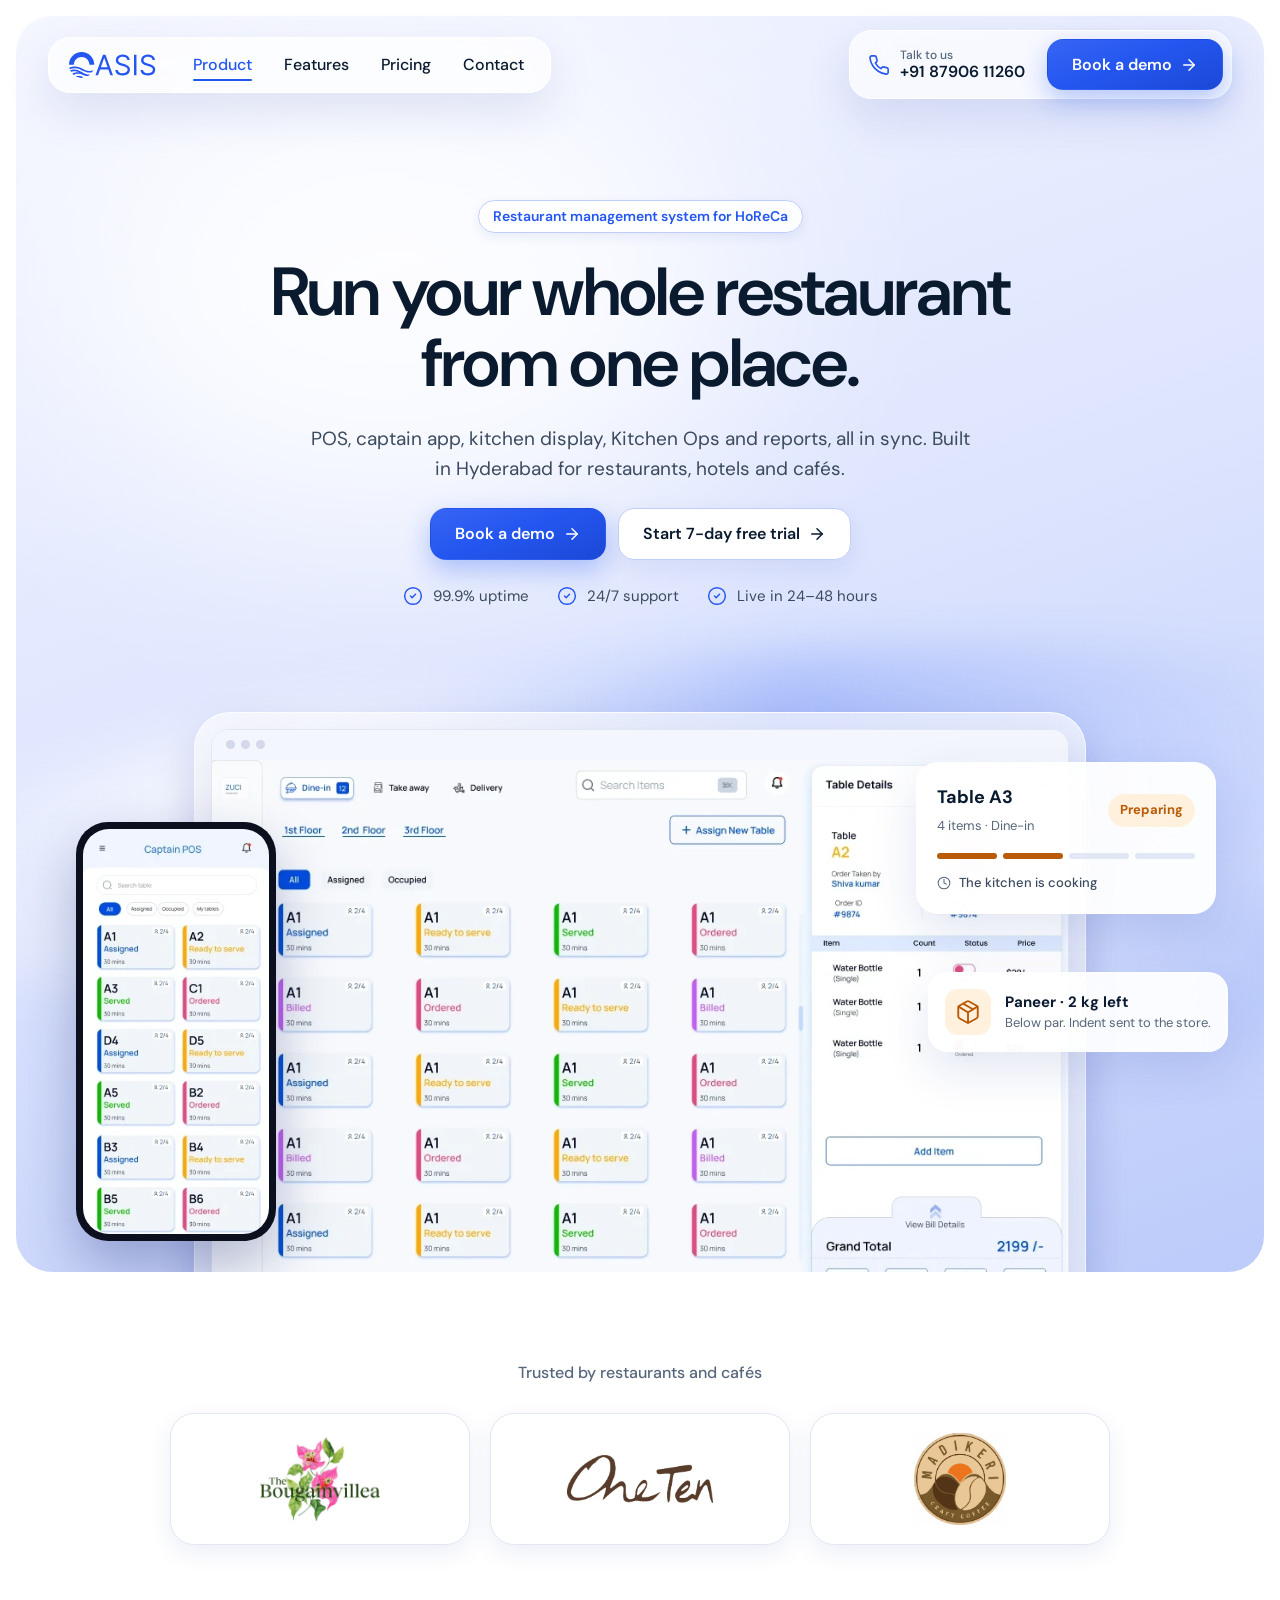
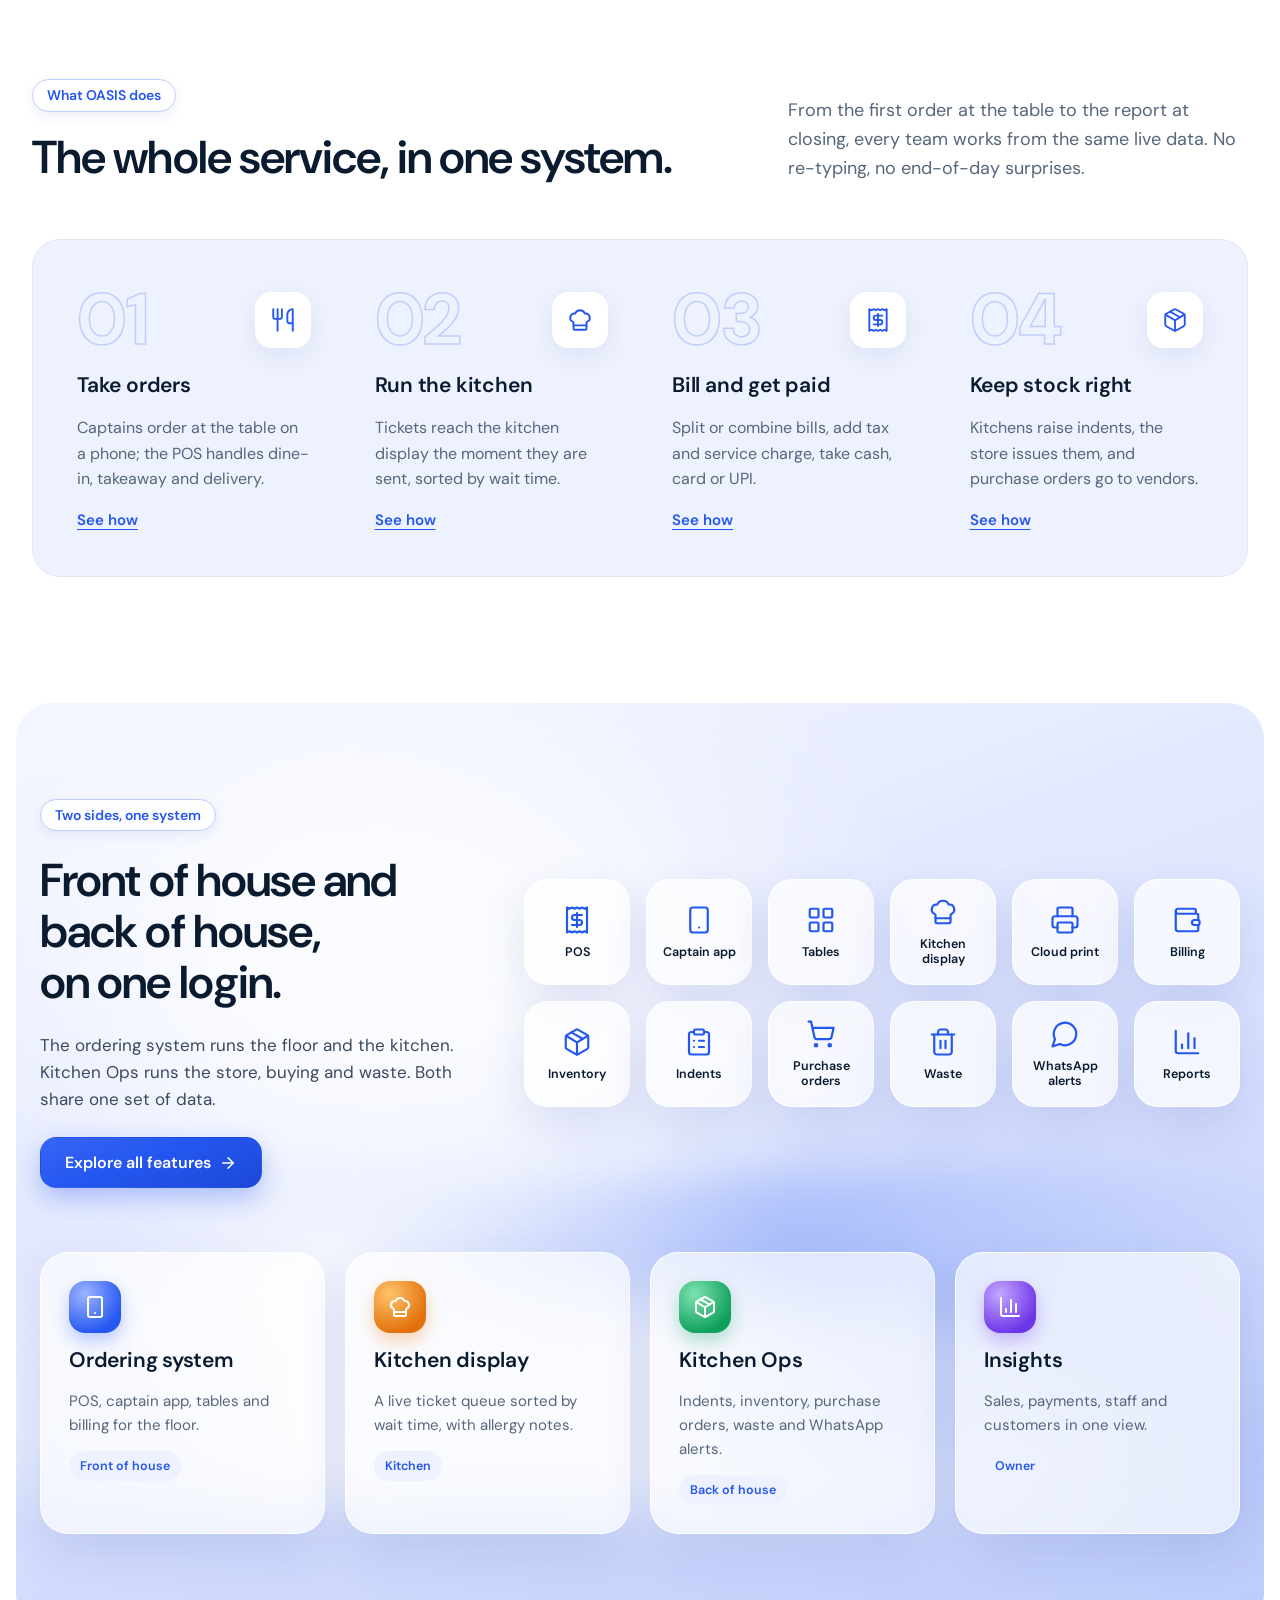
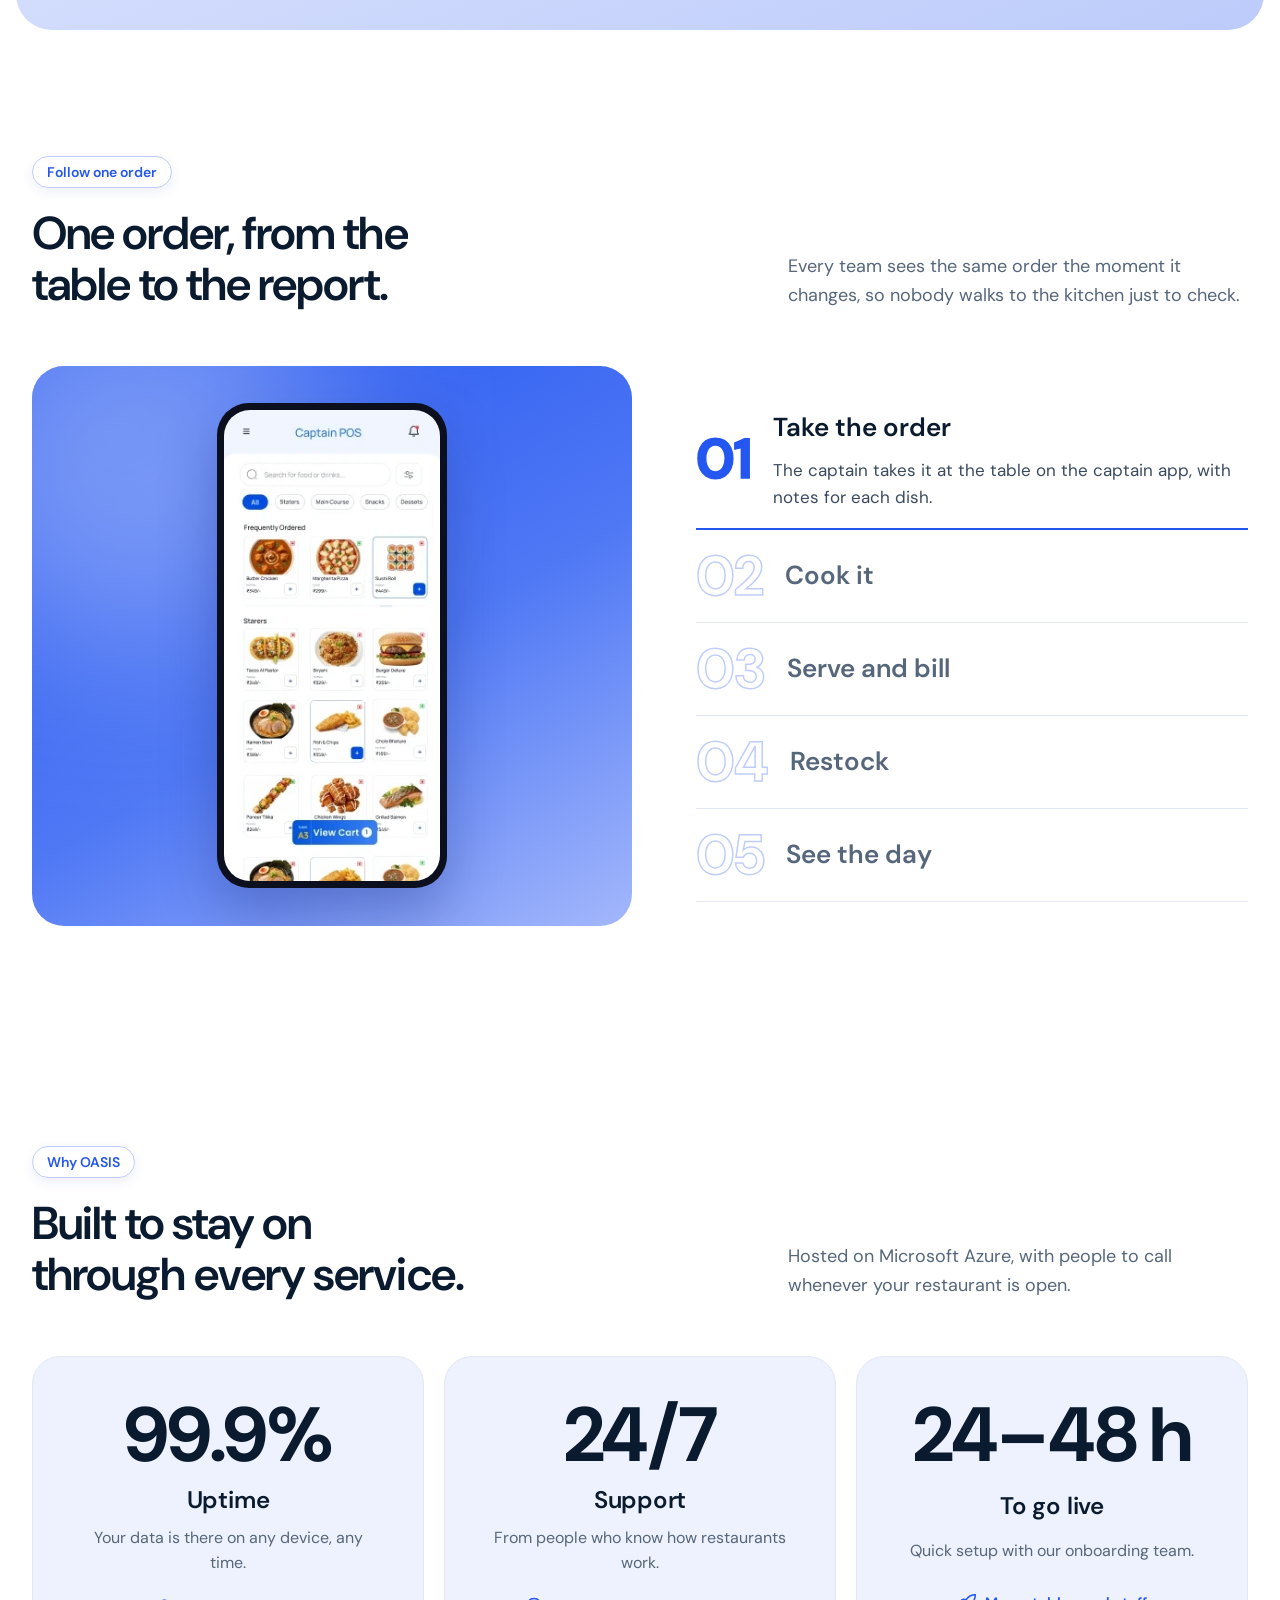
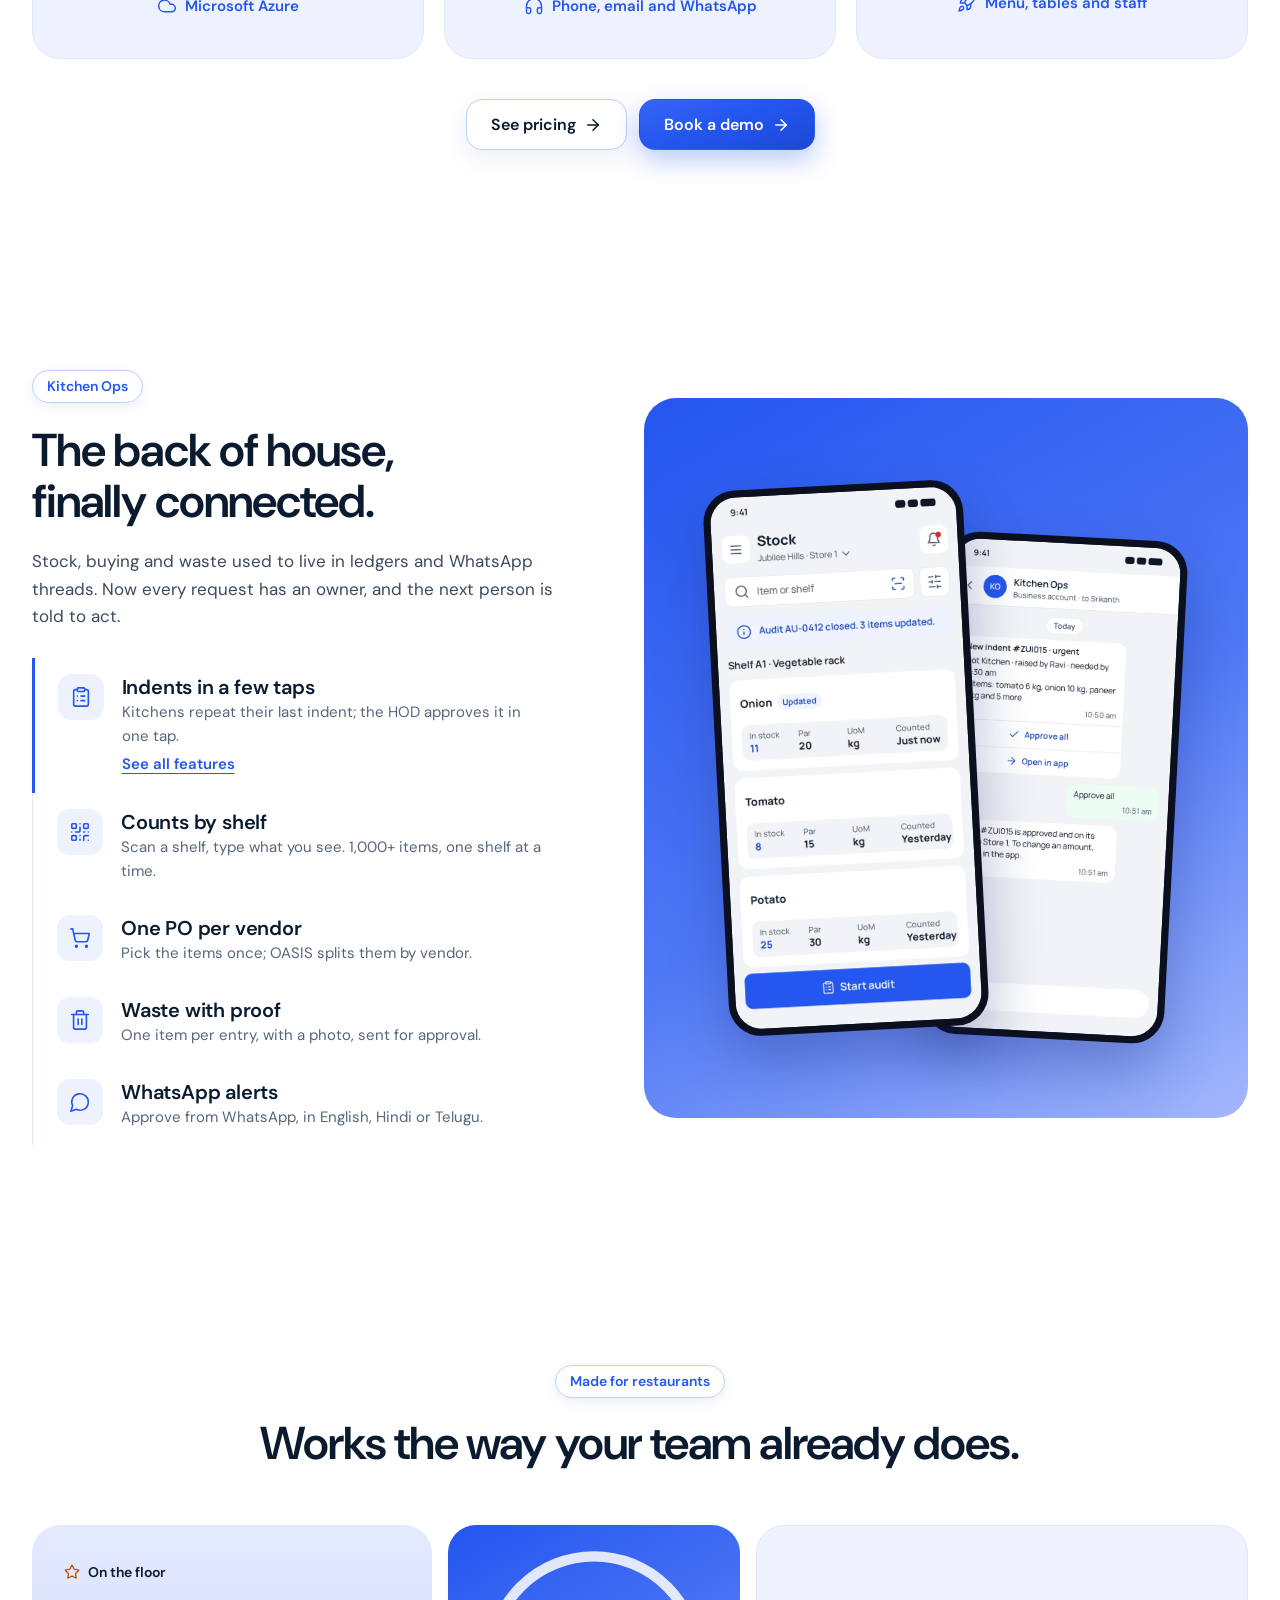
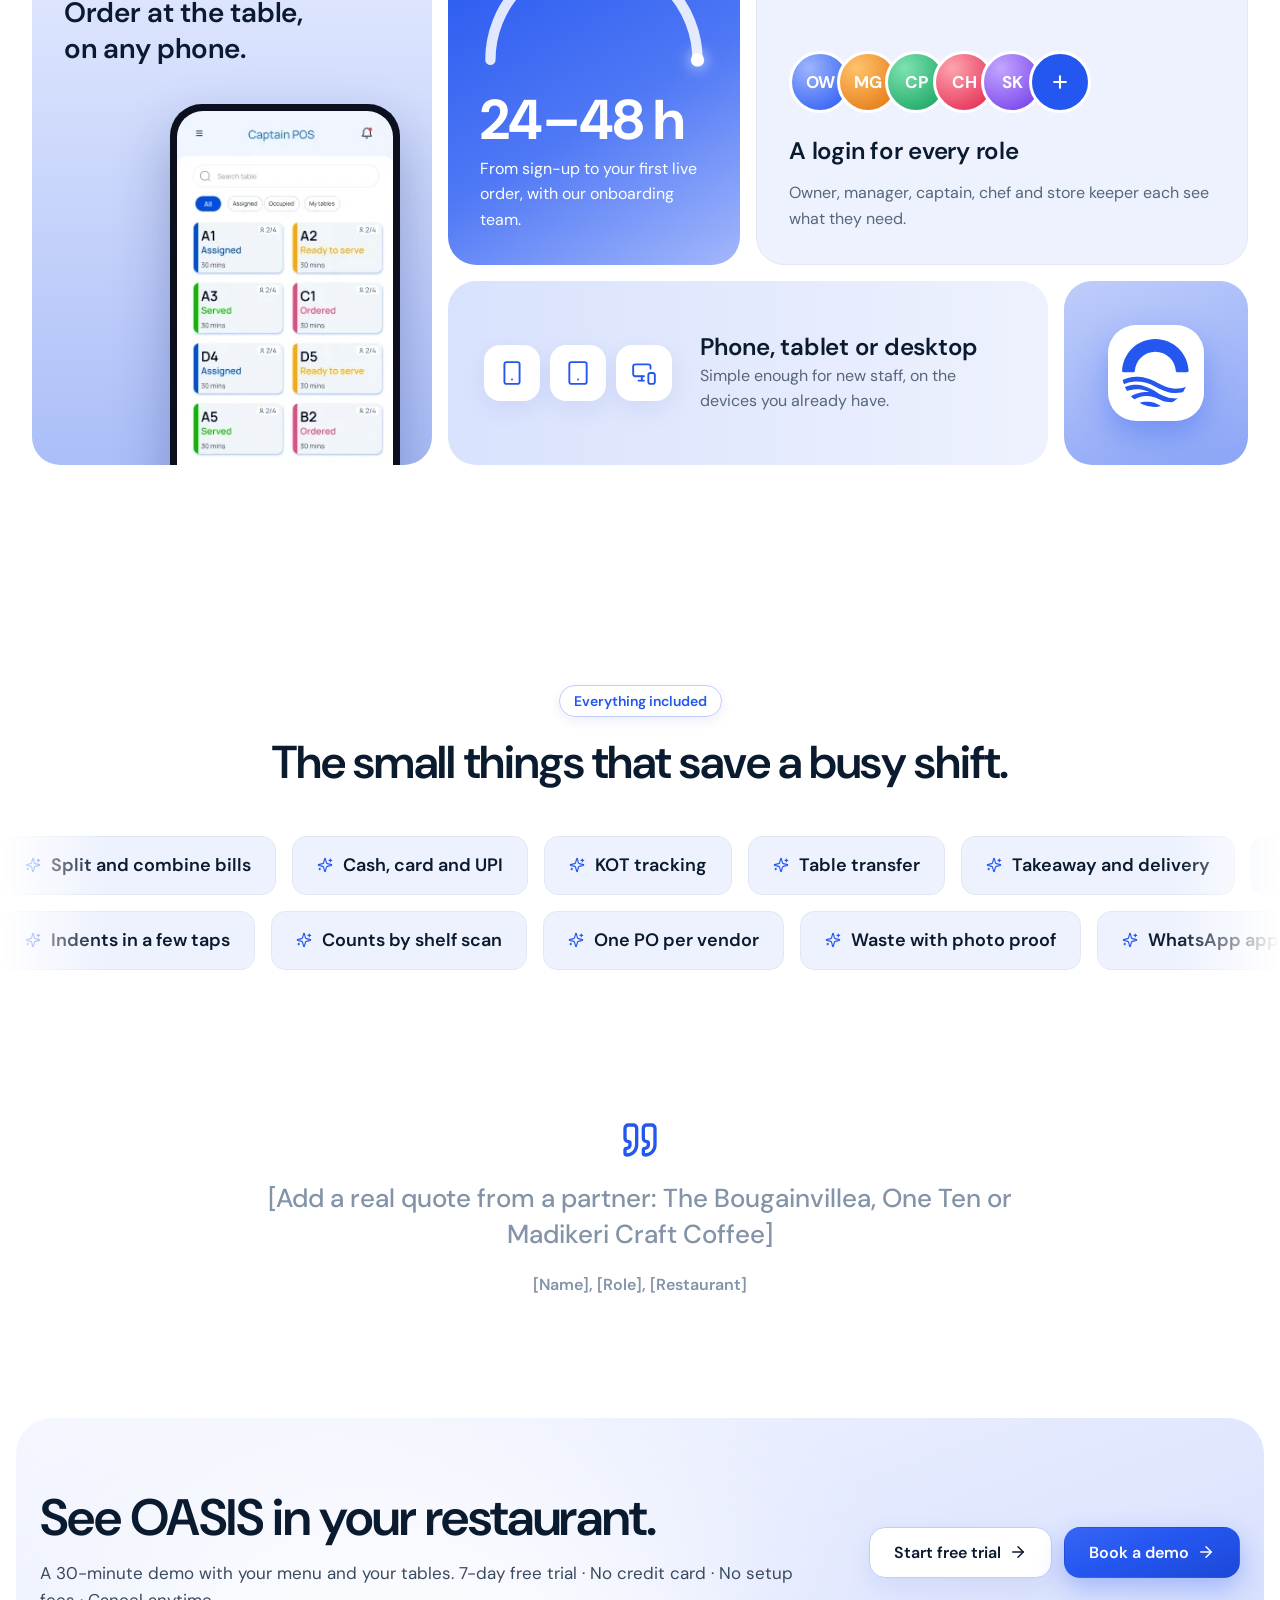
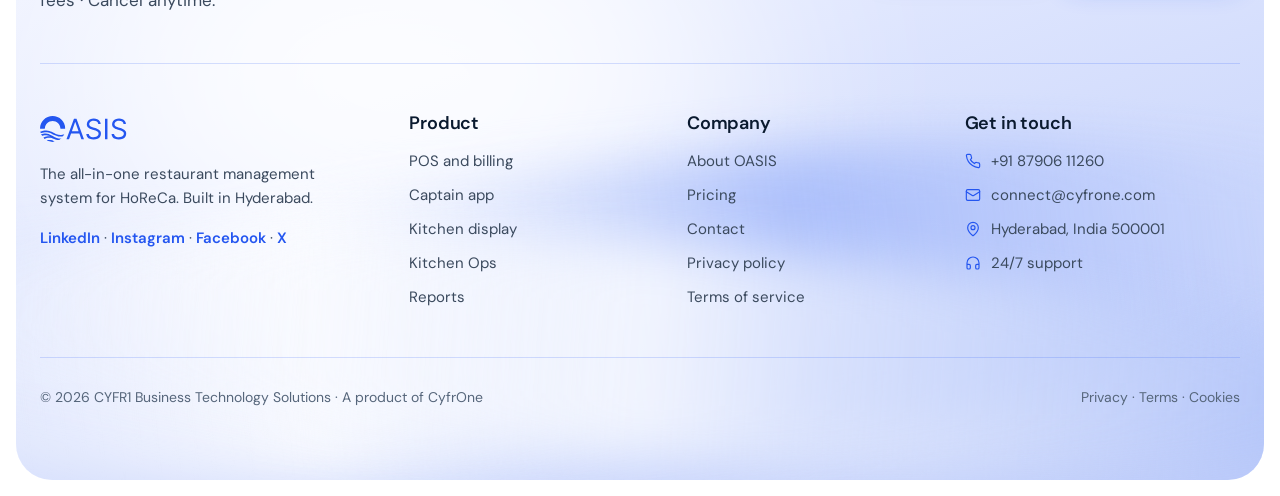
<file: index.html>
<!doctype html>
<html lang="en">
<head>
<meta charset="utf-8">
<meta name="viewport" content="width=device-width, initial-scale=1">
<title>OASIS RMS · Run your whole restaurant from one place</title>
<meta name="description" content="POS, captain app, kitchen display, Kitchen Ops and reports, all in sync. Restaurant management system for HoReCa, built in Hyderabad.">
<meta name="theme-color" content="#2456F0">
<link rel="icon" href="assets/img/favicon.svg" type="image/svg+xml">
<link rel="preconnect" href="https://fonts.googleapis.com">
<link rel="preconnect" href="https://fonts.gstatic.com" crossorigin>
<link rel="stylesheet" href="https://fonts.googleapis.com/css2?family=DM+Sans:opsz,wght@9..40,400;9..40,500;9..40,600;9..40,700&display=swap">
<link rel="stylesheet" href="assets/css/styles.css">
<script defer src="assets/js/main.js"></script>
</head>
<body data-page="home">
<svg width="0" height="0" style="position:absolute" aria-hidden="true"><symbol id="i-arrow-right" viewBox="0 0 24 24"><path d="M5 12h14" /> <path d="m12 5 7 7-7 7" /></symbol><symbol id="i-check" viewBox="0 0 24 24"><path d="M20 6 9 17l-5-5" /></symbol><symbol id="i-plus" viewBox="0 0 24 24"><path d="M5 12h14" /> <path d="M12 5v14" /></symbol><symbol id="i-menu" viewBox="0 0 24 24"><line x1="4" x2="20" y1="12" y2="12" /> <line x1="4" x2="20" y1="6" y2="6" /> <line x1="4" x2="20" y1="18" y2="18" /></symbol><symbol id="i-x" viewBox="0 0 24 24"><path d="M18 6 6 18" /> <path d="m6 6 12 12" /></symbol><symbol id="i-phone" viewBox="0 0 24 24"><path d="M22 16.92v3a2 2 0 0 1-2.18 2 19.79 19.79 0 0 1-8.63-3.07 19.5 19.5 0 0 1-6-6 19.79 19.79 0 0 1-3.07-8.67A2 2 0 0 1 4.11 2h3a2 2 0 0 1 2 1.72 12.84 12.84 0 0 0 .7 2.81 2 2 0 0 1-.45 2.11L8.09 9.91a16 16 0 0 0 6 6l1.27-1.27a2 2 0 0 1 2.11-.45 12.84 12.84 0 0 0 2.81.7A2 2 0 0 1 22 16.92z" /></symbol><symbol id="i-mail" viewBox="0 0 24 24"><rect width="20" height="16" x="2" y="4" rx="2" /> <path d="m22 7-8.97 5.7a1.94 1.94 0 0 1-2.06 0L2 7" /></symbol><symbol id="i-map-pin" viewBox="0 0 24 24"><path d="M20 10c0 4.993-5.539 10.193-7.399 11.799a1 1 0 0 1-1.202 0C9.539 20.193 4 14.993 4 10a8 8 0 0 1 16 0" /> <circle cx="12" cy="10" r="3" /></symbol><symbol id="i-message-circle" viewBox="0 0 24 24"><path d="M7.9 20A9 9 0 1 0 4 16.1L2 22Z" /></symbol><symbol id="i-clock" viewBox="0 0 24 24"><circle cx="12" cy="12" r="10" /> <polyline points="12 6 12 12 16 14" /></symbol><symbol id="i-shield-check" viewBox="0 0 24 24"><path d="M20 13c0 5-3.5 7.5-7.66 8.95a1 1 0 0 1-.67-.01C7.5 20.5 4 18 4 13V6a1 1 0 0 1 1-1c2 0 4.5-1.2 6.24-2.72a1.17 1.17 0 0 1 1.52 0C14.51 3.81 17 5 19 5a1 1 0 0 1 1 1z" /> <path d="m9 12 2 2 4-4" /></symbol><symbol id="i-cloud" viewBox="0 0 24 24"><path d="M17.5 19H9a7 7 0 1 1 6.71-9h1.79a4.5 4.5 0 1 1 0 9Z" /></symbol><symbol id="i-zap" viewBox="0 0 24 24"><path d="M4 14a1 1 0 0 1-.78-1.63l9.9-10.2a.5.5 0 0 1 .86.46l-1.92 6.02A1 1 0 0 0 13 10h7a1 1 0 0 1 .78 1.63l-9.9 10.2a.5.5 0 0 1-.86-.46l1.92-6.02A1 1 0 0 0 11 14z" /></symbol><symbol id="i-headphones" viewBox="0 0 24 24"><path d="M3 14h3a2 2 0 0 1 2 2v3a2 2 0 0 1-2 2H5a2 2 0 0 1-2-2v-7a9 9 0 0 1 18 0v7a2 2 0 0 1-2 2h-1a2 2 0 0 1-2-2v-3a2 2 0 0 1 2-2h3" /></symbol><symbol id="i-monitor-smartphone" viewBox="0 0 24 24"><path d="M18 8V6a2 2 0 0 0-2-2H4a2 2 0 0 0-2 2v7a2 2 0 0 0 2 2h8" /> <path d="M10 19v-3.96 3.15" /> <path d="M7 19h5" /> <rect width="6" height="10" x="16" y="12" rx="2" /></symbol><symbol id="i-utensils" viewBox="0 0 24 24"><path d="M3 2v7c0 1.1.9 2 2 2h4a2 2 0 0 0 2-2V2" /> <path d="M7 2v20" /> <path d="M21 15V2a5 5 0 0 0-5 5v6c0 1.1.9 2 2 2h3Zm0 0v7" /></symbol><symbol id="i-chef-hat" viewBox="0 0 24 24"><path d="M17 21a1 1 0 0 0 1-1v-5.35c0-.457.316-.844.727-1.041a4 4 0 0 0-2.134-7.589 5 5 0 0 0-9.186 0 4 4 0 0 0-2.134 7.588c.411.198.727.585.727 1.041V20a1 1 0 0 0 1 1Z" /> <path d="M6 17h12" /></symbol><symbol id="i-receipt" viewBox="0 0 24 24"><path d="M4 2v20l2-1 2 1 2-1 2 1 2-1 2 1 2-1 2 1V2l-2 1-2-1-2 1-2-1-2 1-2-1-2 1Z" /> <path d="M16 8h-6a2 2 0 1 0 0 4h4a2 2 0 1 1 0 4H8" /> <path d="M12 17.5v-11" /></symbol><symbol id="i-layout-grid" viewBox="0 0 24 24"><rect width="7" height="7" x="3" y="3" rx="1" /> <rect width="7" height="7" x="14" y="3" rx="1" /> <rect width="7" height="7" x="14" y="14" rx="1" /> <rect width="7" height="7" x="3" y="14" rx="1" /></symbol><symbol id="i-printer" viewBox="0 0 24 24"><path d="M6 18H4a2 2 0 0 1-2-2v-5a2 2 0 0 1 2-2h16a2 2 0 0 1 2 2v5a2 2 0 0 1-2 2h-2" /> <path d="M6 9V3a1 1 0 0 1 1-1h10a1 1 0 0 1 1 1v6" /> <rect x="6" y="14" width="12" height="8" rx="1" /></symbol><symbol id="i-package" viewBox="0 0 24 24"><path d="M11 21.73a2 2 0 0 0 2 0l7-4A2 2 0 0 0 21 16V8a2 2 0 0 0-1-1.73l-7-4a2 2 0 0 0-2 0l-7 4A2 2 0 0 0 3 8v8a2 2 0 0 0 1 1.73z" /> <path d="M12 22V12" /> <path d="m3.3 7 7.703 4.734a2 2 0 0 0 1.994 0L20.7 7" /> <path d="m7.5 4.27 9 5.15" /></symbol><symbol id="i-clipboard-list" viewBox="0 0 24 24"><rect width="8" height="4" x="8" y="2" rx="1" ry="1" /> <path d="M16 4h2a2 2 0 0 1 2 2v14a2 2 0 0 1-2 2H6a2 2 0 0 1-2-2V6a2 2 0 0 1 2-2h2" /> <path d="M12 11h4" /> <path d="M12 16h4" /> <path d="M8 11h.01" /> <path d="M8 16h.01" /></symbol><symbol id="i-shopping-cart" viewBox="0 0 24 24"><circle cx="8" cy="21" r="1" /> <circle cx="19" cy="21" r="1" /> <path d="M2.05 2.05h2l2.66 12.42a2 2 0 0 0 2 1.58h9.78a2 2 0 0 0 1.95-1.57l1.65-7.43H5.12" /></symbol><symbol id="i-trash-2" viewBox="0 0 24 24"><path d="M3 6h18" /> <path d="M19 6v14c0 1-1 2-2 2H7c-1 0-2-1-2-2V6" /> <path d="M8 6V4c0-1 1-2 2-2h4c1 0 2 1 2 2v2" /> <line x1="10" x2="10" y1="11" y2="17" /> <line x1="14" x2="14" y1="11" y2="17" /></symbol><symbol id="i-chart-column" viewBox="0 0 24 24"><path d="M3 3v16a2 2 0 0 0 2 2h16" /> <path d="M18 17V9" /> <path d="M13 17V5" /> <path d="M8 17v-3" /></symbol><symbol id="i-users" viewBox="0 0 24 24"><path d="M16 21v-2a4 4 0 0 0-4-4H6a4 4 0 0 0-4 4v2" /> <circle cx="9" cy="7" r="4" /> <path d="M22 21v-2a4 4 0 0 0-3-3.87" /> <path d="M16 3.13a4 4 0 0 1 0 7.75" /></symbol><symbol id="i-star" viewBox="0 0 24 24"><path d="M11.525 2.295a.53.53 0 0 1 .95 0l2.31 4.679a2.123 2.123 0 0 0 1.595 1.16l5.166.756a.53.53 0 0 1 .294.904l-3.736 3.638a2.123 2.123 0 0 0-.611 1.878l.882 5.14a.53.53 0 0 1-.771.56l-4.618-2.428a2.122 2.122 0 0 0-1.973 0L6.396 21.01a.53.53 0 0 1-.77-.56l.881-5.139a2.122 2.122 0 0 0-.611-1.879L2.16 9.795a.53.53 0 0 1 .294-.906l5.165-.755a2.122 2.122 0 0 0 1.597-1.16z" /></symbol><symbol id="i-qr-code" viewBox="0 0 24 24"><rect width="5" height="5" x="3" y="3" rx="1" /> <rect width="5" height="5" x="16" y="3" rx="1" /> <rect width="5" height="5" x="3" y="16" rx="1" /> <path d="M21 16h-3a2 2 0 0 0-2 2v3" /> <path d="M21 21v.01" /> <path d="M12 7v3a2 2 0 0 1-2 2H7" /> <path d="M3 12h.01" /> <path d="M12 3h.01" /> <path d="M12 16v.01" /> <path d="M16 12h1" /> <path d="M21 12v.01" /> <path d="M12 21v-1" /></symbol><symbol id="i-sparkles" viewBox="0 0 24 24"><path d="M9.937 15.5A2 2 0 0 0 8.5 14.063l-6.135-1.582a.5.5 0 0 1 0-.962L8.5 9.936A2 2 0 0 0 9.937 8.5l1.582-6.135a.5.5 0 0 1 .963 0L14.063 8.5A2 2 0 0 0 15.5 9.937l6.135 1.581a.5.5 0 0 1 0 .964L15.5 14.063a2 2 0 0 0-1.437 1.437l-1.582 6.135a.5.5 0 0 1-.963 0z" /> <path d="M20 3v4" /> <path d="M22 5h-4" /> <path d="M4 17v2" /> <path d="M5 18H3" /></symbol><symbol id="i-timer" viewBox="0 0 24 24"><line x1="10" x2="14" y1="2" y2="2" /> <line x1="12" x2="15" y1="14" y2="11" /> <circle cx="12" cy="14" r="8" /></symbol><symbol id="i-smartphone" viewBox="0 0 24 24"><rect width="14" height="20" x="5" y="2" rx="2" ry="2" /> <path d="M12 18h.01" /></symbol><symbol id="i-tablet" viewBox="0 0 24 24"><rect width="16" height="20" x="4" y="2" rx="2" ry="2" /> <line x1="12" x2="12.01" y1="18" y2="18" /></symbol><symbol id="i-wallet" viewBox="0 0 24 24"><path d="M19 7V4a1 1 0 0 0-1-1H5a2 2 0 0 0 0 4h15a1 1 0 0 1 1 1v4h-3a2 2 0 0 0 0 4h3a1 1 0 0 0 1-1v-2a1 1 0 0 0-1-1" /> <path d="M3 5v14a2 2 0 0 0 2 2h15a1 1 0 0 0 1-1v-4" /></symbol><symbol id="i-bell" viewBox="0 0 24 24"><path d="M6 8a6 6 0 0 1 12 0c0 7 3 9 3 9H3s3-2 3-9" /> <path d="M10.3 21a1.94 1.94 0 0 0 3.4 0" /></symbol><symbol id="i-circle-check" viewBox="0 0 24 24"><circle cx="12" cy="12" r="10" /> <path d="m9 12 2 2 4-4" /></symbol><symbol id="i-rocket" viewBox="0 0 24 24"><path d="M4.5 16.5c-1.5 1.26-2 5-2 5s3.74-.5 5-2c.71-.84.7-2.13-.09-2.91a2.18 2.18 0 0 0-2.91-.09z" /> <path d="m12 15-3-3a22 22 0 0 1 2-3.95A12.88 12.88 0 0 1 22 2c0 2.72-.78 7.5-6 11a22.35 22.35 0 0 1-4 2z" /> <path d="M9 12H4s.55-3.03 2-4c1.62-1.08 5 0 5 0" /> <path d="M12 15v5s3.03-.55 4-2c1.08-1.62 0-5 0-5" /></symbol><symbol id="i-user-round" viewBox="0 0 24 24"><circle cx="12" cy="8" r="5" /> <path d="M20 21a8 8 0 0 0-16 0" /></symbol><symbol id="i-store" viewBox="0 0 24 24"><path d="m2 7 4.41-4.41A2 2 0 0 1 7.83 2h8.34a2 2 0 0 1 1.42.59L22 7" /> <path d="M4 12v8a2 2 0 0 0 2 2h12a2 2 0 0 0 2-2v-8" /> <path d="M15 22v-4a2 2 0 0 0-2-2h-2a2 2 0 0 0-2 2v4" /> <path d="M2 7h20" /> <path d="M22 7v3a2 2 0 0 1-2 2a2.7 2.7 0 0 1-1.59-.63.7.7 0 0 0-.82 0A2.7 2.7 0 0 1 16 12a2.7 2.7 0 0 1-1.59-.63.7.7 0 0 0-.82 0A2.7 2.7 0 0 1 12 12a2.7 2.7 0 0 1-1.59-.63.7.7 0 0 0-.82 0A2.7 2.7 0 0 1 8 12a2.7 2.7 0 0 1-1.59-.63.7.7 0 0 0-.82 0A2.7 2.7 0 0 1 4 12a2 2 0 0 1-2-2V7" /></symbol><symbol id="i-layers" viewBox="0 0 24 24"><path d="m12.83 2.18a2 2 0 0 0-1.66 0L2.6 6.08a1 1 0 0 0 0 1.83l8.58 3.91a2 2 0 0 0 1.66 0l8.58-3.9a1 1 0 0 0 0-1.83Z" /> <path d="m22 17.65-9.17 4.16a2 2 0 0 1-1.66 0L2 17.65" /> <path d="m22 12.65-9.17 4.16a2 2 0 0 1-1.66 0L2 12.65" /></symbol><symbol id="i-calendar-check" viewBox="0 0 24 24"><path d="M8 2v4" /> <path d="M16 2v4" /> <rect width="18" height="18" x="3" y="4" rx="2" /> <path d="M3 10h18" /> <path d="m9 16 2 2 4-4" /></symbol><symbol id="i-percent" viewBox="0 0 24 24"><line x1="19" x2="5" y1="5" y2="19" /> <circle cx="6.5" cy="6.5" r="2.5" /> <circle cx="17.5" cy="17.5" r="2.5" /></symbol><symbol id="i-truck" viewBox="0 0 24 24"><path d="M14 18V6a2 2 0 0 0-2-2H4a2 2 0 0 0-2 2v11a1 1 0 0 0 1 1h2" /> <path d="M15 18H9" /> <path d="M19 18h2a1 1 0 0 0 1-1v-3.65a1 1 0 0 0-.22-.624l-3.48-4.35A1 1 0 0 0 17.52 8H14" /> <circle cx="17" cy="18" r="2" /> <circle cx="7" cy="18" r="2" /></symbol><symbol id="i-search" viewBox="0 0 24 24"><circle cx="11" cy="11" r="8" /> <path d="m21 21-4.3-4.3" /></symbol><symbol id="i-arrow-up-right" viewBox="0 0 24 24"><path d="M7 7h10v10" /> <path d="M7 17 17 7" /></symbol><symbol id="i-quote" viewBox="0 0 24 24"><path d="M16 3a2 2 0 0 0-2 2v6a2 2 0 0 0 2 2 1 1 0 0 1 1 1v1a2 2 0 0 1-2 2 1 1 0 0 0-1 1v2a1 1 0 0 0 1 1 6 6 0 0 0 6-6V5a2 2 0 0 0-2-2z" /> <path d="M5 3a2 2 0 0 0-2 2v6a2 2 0 0 0 2 2 1 1 0 0 1 1 1v1a2 2 0 0 1-2 2 1 1 0 0 0-1 1v2a1 1 0 0 0 1 1 6 6 0 0 0 6-6V5a2 2 0 0 0-2-2z" /></symbol><symbol id="i-play" viewBox="0 0 24 24"><polygon points="6 3 20 12 6 21 6 3" /></symbol></svg>

<a class="skip" href="#main">Skip to content</a>
<header class="site-header" data-header>
  <div class="wrap header-row">
    <nav class="glass nav-pill" aria-label="Main">
      <a class="logo" href="index.html"><img src="assets/img/oasis-logo.svg" alt="OASIS home" width="246" height="95"></a>
      <ul class="nav-links"><li><a href="index.html" aria-current="page">Product</a></li><li><a href="features.html">Features</a></li><li><a href="pricing.html">Pricing</a></li><li><a href="contact.html">Contact</a></li></ul>
    </nav>
    <div class="glass nav-actions">
      <a class="nav-phone" href="tel:+918790611260"><svg class="ic" aria-hidden="true"><use href="#i-phone"/></svg><span><small>Talk to us</small>+91 87906 11260</span></a>
      <a class="btn btn-primary" href="contact.html"><span>Book a demo</span><svg class="ic btn-arrow" aria-hidden="true"><use href="#i-arrow-right"/></svg></a>
    </div>
    <button class="menu-btn glass" type="button" aria-expanded="false" aria-controls="mobile-menu" data-menu-open><svg class="ic" aria-hidden="true"><use href="#i-menu"/></svg><span class="sr">Open menu</span></button>
  </div>
  <div class="mobile-menu" id="mobile-menu" hidden data-menu>
    <div class="mobile-sheet">
      <div class="mobile-top"><a class="logo" href="index.html"><img src="assets/img/oasis-logo.svg" alt="OASIS home" width="246" height="95"></a><button class="menu-btn" type="button" data-menu-close><svg class="ic" aria-hidden="true"><use href="#i-x"/></svg><span class="sr">Close menu</span></button></div>
      <ul><li><a href="index.html" aria-current="page">Product<svg class="ic" aria-hidden="true"><use href="#i-arrow-up-right"/></svg></a></li><li><a href="features.html">Features<svg class="ic" aria-hidden="true"><use href="#i-arrow-up-right"/></svg></a></li><li><a href="pricing.html">Pricing<svg class="ic" aria-hidden="true"><use href="#i-arrow-up-right"/></svg></a></li><li><a href="contact.html">Contact<svg class="ic" aria-hidden="true"><use href="#i-arrow-up-right"/></svg></a></li></ul>
      <a class="nav-phone" href="tel:+918790611260"><svg class="ic" aria-hidden="true"><use href="#i-phone"/></svg><span>+91 87906 11260</span></a>
      <a class="btn btn-primary btn-block" href="contact.html"><span>Book a demo</span><svg class="ic btn-arrow" aria-hidden="true"><use href="#i-arrow-right"/></svg></a>
      <a class="btn btn-secondary btn-block" href="contact.html"><span>Start 7-day free trial</span><svg class="ic btn-arrow" aria-hidden="true"><use href="#i-arrow-right"/></svg></a>
    </div>
  </div>
</header>
<main id="main">

<section class="shell hero">
  <div class="waves" aria-hidden="true"><span class="glow"></span><span class="wave w1"></span><span class="wave w2"></span></div>
  <div class="wrap hero-copy">
    <span class="pill intro" style="--d:0">Restaurant management system for HoReCa</span>
    <h1 class="intro" style="--d:1">Run your whole restaurant<br> from one place.</h1>
    <p class="lead intro" style="--d:2">POS, captain app, kitchen display, Kitchen Ops and reports, all in sync. Built in Hyderabad for restaurants, hotels and cafés.</p>
    <div class="btn-row intro" style="--d:3"><a class="btn btn-primary" href="contact.html"><span>Book a demo</span><svg class="ic btn-arrow" aria-hidden="true"><use href="#i-arrow-right"/></svg></a><a class="btn btn-secondary" href="contact.html"><span>Start 7-day free trial</span><svg class="ic btn-arrow" aria-hidden="true"><use href="#i-arrow-right"/></svg></a></div>
    <ul class="trust intro" style="--d:4"><li><svg class="ic" aria-hidden="true"><use href="#i-circle-check"/></svg><span>99.9% uptime</span></li><li><svg class="ic" aria-hidden="true"><use href="#i-circle-check"/></svg><span>24/7 support</span></li><li><svg class="ic" aria-hidden="true"><use href="#i-circle-check"/></svg><span>Live in 24–48 hours</span></li></ul>
  </div>
  <div class="wrap hero-visual intro" style="--d:5">
    <div class="mockup">
      <div class="glass mock-frame"><figure class="browser"><div class="browser-bar"><i></i><i></i><i></i></div><img src="assets/img/pos.webp" alt="OASIS POS: table grid with order status and table details" width="1000" height="638" loading="lazy"></figure></div>
      <figure class="phone mock-phone float-a"><img src="assets/img/captain-tables.webp" alt="Captain app showing table status" width="600" height="1298" loading="lazy"></figure>
      <div class="mock-live float-b">
<div class="live-card glass" data-live aria-live="polite">
  <div class="live-top"><div><strong>Table A3</strong><small>4 items · Dine-in</small></div><span class="status" data-live-status>Sent</span></div>
  <div class="live-bar"><i></i><i></i><i></i><i></i></div>
  <p class="live-msg"><svg class="ic" aria-hidden="true"><use href="#i-clock"/></svg><span data-live-msg>Sent to the kitchen</span></p>
</div></div>
      <div class="glass stock-card float-c"><span class="tile tile-amber"><svg class="ic" aria-hidden="true"><use href="#i-package"/></svg></span><div><strong>Paneer · 2 kg left</strong><small>Below par. Indent sent to the store.</small></div></div>
    </div>
  </div>
</section>

<section class="partners wrap" data-reveal aria-label="Partners">
  <p>Trusted by restaurants and cafés</p>
  <ul class="logo-row" data-stagger>
    <li><img src="assets/img/partner-bougainvillea.webp" alt="The Bougainvillea" width="505" height="352" loading="lazy" style="height:84px"></li>
    <li><img src="assets/img/partner-one-ten.webp" alt="One Ten" width="417" height="138" loading="lazy" style="height:48px"></li>
    <li><img src="assets/img/partner-madikeri.webp" alt="Madikeri Craft Coffee" width="521" height="521" loading="lazy" style="height:92px"></li>
  </ul>
</section>

<section class="section wrap">
  <div class="sec-head" data-reveal><div><span class="pill">What OASIS does</span><h2 data-split>The whole service, in one system.</h2></div><p class="lead">From the first order at the table to the report at closing, every team works from the same live data. No re-typing, no end-of-day surprises.</p></div>
  <div class="jobs" data-reveal data-stagger>
    
    <article class="job"><div class="job-top"><span class="num">01</span><span class="tile"><svg class="ic" aria-hidden="true"><use href="#i-utensils"/></svg></span></div><h3>Take orders</h3><p>Captains order at the table on a phone; the POS handles dine-in, takeaway and delivery.</p><a class="link" href="features.html">See how</a></article>
    <article class="job"><div class="job-top"><span class="num">02</span><span class="tile"><svg class="ic" aria-hidden="true"><use href="#i-chef-hat"/></svg></span></div><h3>Run the kitchen</h3><p>Tickets reach the kitchen display the moment they are sent, sorted by wait time.</p><a class="link" href="features.html">See how</a></article>
    <article class="job"><div class="job-top"><span class="num">03</span><span class="tile"><svg class="ic" aria-hidden="true"><use href="#i-receipt"/></svg></span></div><h3>Bill and get paid</h3><p>Split or combine bills, add tax and service charge, take cash, card or UPI.</p><a class="link" href="features.html">See how</a></article>
    <article class="job"><div class="job-top"><span class="num">04</span><span class="tile"><svg class="ic" aria-hidden="true"><use href="#i-package"/></svg></span></div><h3>Keep stock right</h3><p>Kitchens raise indents, the store issues them, and purchase orders go to vendors.</p><a class="link" href="features.html">See how</a></article>
  </div>
</section>

<section class="shell band">
  <div class="waves" aria-hidden="true"><span class="glow"></span><span class="wave w1"></span><span class="wave w2"></span></div>
  <div class="wrap">
    <div class="band-top">
      <div class="band-text" data-reveal>
        <span class="pill">Two sides, one system</span>
        <h2 data-split>Front of house and back of house, on one login.</h2>
        <p>The ordering system runs the floor and the kitchen. Kitchen Ops runs the store, buying and waste. Both share one set of data.</p>
        <a class="btn btn-primary" href="features.html"><span>Explore all features</span><svg class="ic btn-arrow" aria-hidden="true"><use href="#i-arrow-right"/></svg></a>
      </div>
      <ul class="tiles" data-reveal data-stagger>
        <li class="glass"><svg class="ic" aria-hidden="true"><use href="#i-receipt"/></svg><span>POS</span></li><li class="glass"><svg class="ic" aria-hidden="true"><use href="#i-smartphone"/></svg><span>Captain app</span></li><li class="glass"><svg class="ic" aria-hidden="true"><use href="#i-layout-grid"/></svg><span>Tables</span></li><li class="glass"><svg class="ic" aria-hidden="true"><use href="#i-chef-hat"/></svg><span>Kitchen display</span></li><li class="glass"><svg class="ic" aria-hidden="true"><use href="#i-printer"/></svg><span>Cloud print</span></li><li class="glass"><svg class="ic" aria-hidden="true"><use href="#i-wallet"/></svg><span>Billing</span></li><li class="glass"><svg class="ic" aria-hidden="true"><use href="#i-package"/></svg><span>Inventory</span></li><li class="glass"><svg class="ic" aria-hidden="true"><use href="#i-clipboard-list"/></svg><span>Indents</span></li><li class="glass"><svg class="ic" aria-hidden="true"><use href="#i-shopping-cart"/></svg><span>Purchase orders</span></li><li class="glass"><svg class="ic" aria-hidden="true"><use href="#i-trash-2"/></svg><span>Waste</span></li><li class="glass"><svg class="ic" aria-hidden="true"><use href="#i-message-circle"/></svg><span>WhatsApp alerts</span></li><li class="glass"><svg class="ic" aria-hidden="true"><use href="#i-chart-column"/></svg><span>Reports</span></li>
      </ul>
    </div>
    <div class="products" data-reveal data-stagger>
      
      <article class="glass product"><span class="badge badge-blue"><svg class="ic" aria-hidden="true"><use href="#i-smartphone"/></svg></span><h3>Ordering system</h3><p>POS, captain app, tables and billing for the floor.</p><span class="tag">Front of house</span></article>
      <article class="glass product"><span class="badge badge-amber"><svg class="ic" aria-hidden="true"><use href="#i-chef-hat"/></svg></span><h3>Kitchen display</h3><p>A live ticket queue sorted by wait time, with allergy notes.</p><span class="tag">Kitchen</span></article>
      <article class="glass product"><span class="badge badge-green"><svg class="ic" aria-hidden="true"><use href="#i-package"/></svg></span><h3>Kitchen Ops</h3><p>Indents, inventory, purchase orders, waste and WhatsApp alerts.</p><span class="tag">Back of house</span></article>
      <article class="glass product"><span class="badge badge-purple"><svg class="ic" aria-hidden="true"><use href="#i-chart-column"/></svg></span><h3>Insights</h3><p>Sales, payments, staff and customers in one view.</p><span class="tag">Owner</span></article>
    </div>
  </div>
</section>

<section class="section wrap" id="journey">
  <div class="sec-head" data-reveal><div><span class="pill">Follow one order</span><h2 data-split>One order, from the table to the report.</h2></div><p class="lead">Every team sees the same order the moment it changes, so nobody walks to the kitchen just to check.</p></div>
  <div class="journey" data-journey data-reveal>
    <div class="journey-stage" aria-live="polite">
      <span class="stage-glow" aria-hidden="true"></span>
      <div class="stage-item is-active" data-stage="0"><figure class="phone phone-sm"><img src="assets/img/captain-menu.webp" alt="Captain app menu screen with dishes and a View cart button" width="600" height="1298" loading="lazy"></figure></div><div class="stage-item" data-stage="1"><figure class="browser"><div class="browser-bar"><i></i><i></i><i></i></div><img src="assets/img/kds.webp" alt="Kitchen display with new, preparing and ready tickets" width="1090" height="629" loading="lazy"></figure></div><div class="stage-item" data-stage="2"><figure class="browser"><div class="browser-bar"><i></i><i></i><i></i></div><img src="assets/img/pos.webp" alt="POS table grid with table details and grand total" width="1000" height="638" loading="lazy"></figure></div><div class="stage-item" data-stage="3"><figure class="phone phone-sm"><img src="assets/img/ko-indent.webp" alt="Kitchen Ops indent draft on a phone" width="600" height="1298" loading="lazy"></figure></div><div class="stage-item" data-stage="4"><figure class="browser"><div class="browser-bar"><i></i><i></i><i></i></div><img src="assets/img/reports.webp" alt="Sales report with orders, payments and taxes" width="742" height="606" loading="lazy"></figure></div>
    </div>
    <ol class="journey-steps" role="tablist" aria-label="Order steps">
      <li><button class="step is-active" type="button" role="tab" aria-selected="true" data-step="0"><span class="num">01</span><span class="step-body"><span class="step-title">Take the order</span><span class="step-detail"><span>The captain takes it at the table on the captain app, with notes for each dish.</span></span></span><span class="step-bar" aria-hidden="true"><i></i></span></button></li><li><button class="step" type="button" role="tab" aria-selected="false" data-step="1"><span class="num">02</span><span class="step-body"><span class="step-title">Cook it</span><span class="step-detail"><span>It lands on the kitchen display straight away, sorted by wait time, with allergy notes on top.</span></span></span><span class="step-bar" aria-hidden="true"><i></i></span></button></li><li><button class="step" type="button" role="tab" aria-selected="false" data-step="2"><span class="num">03</span><span class="step-body"><span class="step-title">Serve and bill</span><span class="step-detail"><span>The floor sees it is ready. The POS bills it: split, discount, cash, card or UPI.</span></span></span><span class="step-bar" aria-hidden="true"><i></i></span></button></li><li><button class="step" type="button" role="tab" aria-selected="false" data-step="3"><span class="num">04</span><span class="step-body"><span class="step-title">Restock</span><span class="step-detail"><span>Kitchen Ops: the kitchen raises an indent, the store issues it, and WhatsApp tells whoever acts next.</span></span></span><span class="step-bar" aria-hidden="true"><i></i></span></button></li><li><button class="step" type="button" role="tab" aria-selected="false" data-step="4"><span class="num">05</span><span class="step-body"><span class="step-title">See the day</span><span class="step-detail"><span>Sales, payments, taxes and cancellations in one report, for today, this week or this month.</span></span></span><span class="step-bar" aria-hidden="true"><i></i></span></button></li>
    </ol>
  </div>
</section>

<section class="section wrap">
  <div class="sec-head" data-reveal><div><span class="pill">Why OASIS</span><h2 data-split>Built to stay on through every service.</h2></div><p class="lead">Hosted on Microsoft Azure, with people to call whenever your restaurant is open.</p></div>
  <div class="stats" data-reveal data-stagger>
    <article class="stat"><strong><span data-count="99.9" data-decimals="1">99.9</span>%</strong><h3>Uptime</h3><p>Your data is there on any device, any time.</p><span class="stat-foot"><svg class="ic" aria-hidden="true"><use href="#i-cloud"/></svg>Microsoft Azure</span></article>
    <article class="stat"><strong>24/7</strong><h3>Support</h3><p>From people who know how restaurants work.</p><span class="stat-foot"><svg class="ic" aria-hidden="true"><use href="#i-headphones"/></svg>Phone, email and WhatsApp</span></article>
    <article class="stat"><strong><span data-count="24">24</span>–<span data-count="48">48</span> h</strong><h3>To go live</h3><p>Quick setup with our onboarding team.</p><span class="stat-foot"><svg class="ic" aria-hidden="true"><use href="#i-rocket"/></svg>Menu, tables and staff</span></article>
  </div>
  <div class="btn-row center" data-reveal><a class="btn btn-secondary" href="pricing.html"><span>See pricing</span><svg class="ic btn-arrow" aria-hidden="true"><use href="#i-arrow-right"/></svg></a><a class="btn btn-primary" href="contact.html"><span>Book a demo</span><svg class="ic btn-arrow" aria-hidden="true"><use href="#i-arrow-right"/></svg></a></div>
</section>

<section class="section wrap ko">
  <div class="ko-text">
    <div data-reveal><span class="pill">Kitchen Ops</span><h2 data-split>The back of house, finally connected.</h2>
    <p class="lead">Stock, buying and waste used to live in ledgers and WhatsApp threads. Now every request has an owner, and the next person is told to act.</p></div>
    <ul class="timeline" data-reveal data-stagger>
      
      <li class="is-first"><span class="tile tile-soft"><svg class="ic" aria-hidden="true"><use href="#i-clipboard-list"/></svg></span><div><h3>Indents in a few taps</h3><p>Kitchens repeat their last indent; the HOD approves it in one tap.</p><a class="link" href="features.html#kitchen-ops">See all features</a></div></li>
      <li><span class="tile tile-soft"><svg class="ic" aria-hidden="true"><use href="#i-qr-code"/></svg></span><div><h3>Counts by shelf</h3><p>Scan a shelf, type what you see. 1,000+ items, one shelf at a time.</p></div></li>
      <li><span class="tile tile-soft"><svg class="ic" aria-hidden="true"><use href="#i-shopping-cart"/></svg></span><div><h3>One PO per vendor</h3><p>Pick the items once; OASIS splits them by vendor.</p></div></li>
      <li><span class="tile tile-soft"><svg class="ic" aria-hidden="true"><use href="#i-trash-2"/></svg></span><div><h3>Waste with proof</h3><p>One item per entry, with a photo, sent for approval.</p></div></li>
      <li><span class="tile tile-soft"><svg class="ic" aria-hidden="true"><use href="#i-message-circle"/></svg></span><div><h3>WhatsApp alerts</h3><p>Approve from WhatsApp, in English, Hindi or Telugu.</p></div></li>
    </ul>
  </div>
  <div class="ko-visual blue-panel" data-reveal>
    <figure class="phone ko-phone-a"><img src="assets/img/ko-stock-count.webp" alt="Kitchen Ops stock count by shelf on a phone" width="600" height="1298" loading="lazy"></figure>
    <figure class="phone ko-phone-b"><img src="assets/img/ko-whatsapp.webp" alt="WhatsApp message asking a head of department to approve an indent" width="600" height="1298" loading="lazy"></figure>
  </div>
</section>

<section class="section wrap">
  <div class="sec-head center" data-reveal><span class="pill">Made for restaurants</span><h2 data-split>Works the way your team already does.</h2></div>
  <div class="bento" data-reveal data-stagger>
    <article class="b-floor"><span class="chip"><svg class="ic" aria-hidden="true"><use href="#i-star"/></svg>On the floor</span><h3>Order at the table, on any phone.</h3><figure class="phone b-phone"><img src="assets/img/captain-tables.webp" alt="Captain app table list" width="600" height="1298" loading="lazy"></figure></article>
    <article class="b-live blue-panel"><svg class="arc" viewBox="0 0 300 160" aria-hidden="true"><path d="M10 150 A140 140 0 0 1 290 150" /><circle cx="290" cy="150" r="9"/></svg><strong>24–48 h</strong><p>From sign-up to your first live order, with our onboarding team.</p></article>
    <article class="b-roles"><div class="avatars" aria-hidden="true"><span class="a1">OW</span><span class="a2">MG</span><span class="a3">CP</span><span class="a4">CH</span><span class="a5">SK</span><span class="a6"><svg class="ic" aria-hidden="true"><use href="#i-plus"/></svg></span></div><h3>A login for every role</h3><p>Owner, manager, captain, chef and store keeper each see what they need.</p></article>
    <article class="b-devices"><div class="dev-icons"><span class="tile"><svg class="ic" aria-hidden="true"><use href="#i-smartphone"/></svg></span><span class="tile"><svg class="ic" aria-hidden="true"><use href="#i-tablet"/></svg></span><span class="tile"><svg class="ic" aria-hidden="true"><use href="#i-monitor-smartphone"/></svg></span></div><div><h3>Phone, tablet or desktop</h3><p>Simple enough for new staff, on the devices you already have.</p></div></article>
    <article class="b-brand"><img src="assets/img/favicon.svg" alt="" width="96" height="96"></article>
  </div>
</section>

<section class="section marquee-sec">
  <div class="wrap"><div class="sec-head center" data-reveal><span class="pill">Everything included</span><h2 data-split>The small things that save a busy shift.</h2></div></div>
  <div class="marquee" data-reveal>
    <div class="marquee-row"><ul class="marquee-track"><li><svg class="ic" aria-hidden="true"><use href="#i-sparkles"/></svg>Split and combine bills</li><li><svg class="ic" aria-hidden="true"><use href="#i-sparkles"/></svg>Cash, card and UPI</li><li><svg class="ic" aria-hidden="true"><use href="#i-sparkles"/></svg>KOT tracking</li><li><svg class="ic" aria-hidden="true"><use href="#i-sparkles"/></svg>Table transfer</li><li><svg class="ic" aria-hidden="true"><use href="#i-sparkles"/></svg>Takeaway and delivery</li><li><svg class="ic" aria-hidden="true"><use href="#i-sparkles"/></svg>Cloud printing</li><li><svg class="ic" aria-hidden="true"><use href="#i-sparkles"/></svg>Allergy notes on tickets</li><li><svg class="ic" aria-hidden="true"><use href="#i-sparkles"/></svg>Daily sales report</li></ul></div><div class="marquee-row reverse"><ul class="marquee-track"><li><svg class="ic" aria-hidden="true"><use href="#i-sparkles"/></svg>Indents in a few taps</li><li><svg class="ic" aria-hidden="true"><use href="#i-sparkles"/></svg>Counts by shelf scan</li><li><svg class="ic" aria-hidden="true"><use href="#i-sparkles"/></svg>One PO per vendor</li><li><svg class="ic" aria-hidden="true"><use href="#i-sparkles"/></svg>Waste with photo proof</li><li><svg class="ic" aria-hidden="true"><use href="#i-sparkles"/></svg>WhatsApp approvals</li><li><svg class="ic" aria-hidden="true"><use href="#i-sparkles"/></svg>Role-based access</li><li><svg class="ic" aria-hidden="true"><use href="#i-sparkles"/></svg>Customer history</li><li><svg class="ic" aria-hidden="true"><use href="#i-sparkles"/></svg>Works on any phone</li></ul></div>
  </div>
</section>

<section class="section wrap quote" data-reveal>
  <svg class="ic quote-ic" aria-hidden="true"><use href="#i-quote"/></svg>
  <!-- PLACEHOLDER: replace with a real, approved quote from a partner -->
  <blockquote class="ph">[Add a real quote from a partner: The Bougainvillea, One Ten or Madikeri Craft Coffee]</blockquote>
  <p class="ph">[Name], [Role], [Restaurant]</p>
</section>

</main>

<footer class="shell footer" data-reveal>
  <div class="waves" aria-hidden="true"><span class="glow"></span><span class="wave w1"></span><span class="wave w2"></span></div>
  <div class="wrap">
    <div class="cta-row">
      <div>
        <h2 data-split>See OASIS in your restaurant.</h2>
        <p>A 30-minute demo with your menu and your tables. 7-day free trial · No credit card · No setup fees · Cancel anytime.</p>
      </div>
      <div class="btn-row"><a class="btn btn-secondary" href="contact.html"><span>Start free trial</span><svg class="ic btn-arrow" aria-hidden="true"><use href="#i-arrow-right"/></svg></a><a class="btn btn-primary" href="contact.html"><span>Book a demo</span><svg class="ic btn-arrow" aria-hidden="true"><use href="#i-arrow-right"/></svg></a></div>
    </div>
    <hr>
    <div class="foot-cols">
      <div class="foot-brand">
        <a class="logo" href="index.html"><img src="assets/img/oasis-logo.svg" alt="OASIS home" width="246" height="95"></a>
        <p>The all-in-one restaurant management system for HoReCa. Built in Hyderabad.</p>
        <p class="socials"><a href="#">LinkedIn</a> · <a href="#">Instagram</a> · <a href="#">Facebook</a> · <a href="#">X</a></p>
      </div>
      <div><h3>Product</h3><ul><li><a href="features.html#ordering">POS and billing</a></li><li><a href="features.html#ordering">Captain app</a></li><li><a href="features.html#ordering">Kitchen display</a></li><li><a href="features.html#kitchen-ops">Kitchen Ops</a></li><li><a href="features.html#insights">Reports</a></li></ul></div>
      <div><h3>Company</h3><ul><li><a href="index.html">About OASIS</a></li><li><a href="pricing.html">Pricing</a></li><li><a href="contact.html">Contact</a></li><li><a href="#">Privacy policy</a></li><li><a href="#">Terms of service</a></li></ul></div>
      <div><h3>Get in touch</h3><ul class="contact-list">
        <li><svg class="ic" aria-hidden="true"><use href="#i-phone"/></svg><a href="tel:+918790611260">+91 87906 11260</a></li>
        <li><svg class="ic" aria-hidden="true"><use href="#i-mail"/></svg><a href="mailto:connect@cyfrone.com">connect@cyfrone.com</a></li>
        <li><svg class="ic" aria-hidden="true"><use href="#i-map-pin"/></svg><span>Hyderabad, India 500001</span></li>
        <li><svg class="ic" aria-hidden="true"><use href="#i-headphones"/></svg><span>24/7 support</span></li></ul></div>
    </div>
    <hr>
    <div class="foot-bottom"><span>© <span data-year>2026</span> CYFR1 Business Technology Solutions · A product of CyfrOne</span><span><a href="#">Privacy</a> · <a href="#">Terms</a> · <a href="#">Cookies</a></span></div>
  </div>
</footer>
<div class="sticky-cta" data-sticky-cta>
  <div><strong>Book a 30-minute demo</strong><small>Live in 24–48 hours</small></div>
  <a class="btn btn-primary" href="contact.html"><span>Book a demo</span><svg class="ic btn-arrow" aria-hidden="true"><use href="#i-arrow-right"/></svg></a>
</div>
</body>
</html>
</file>
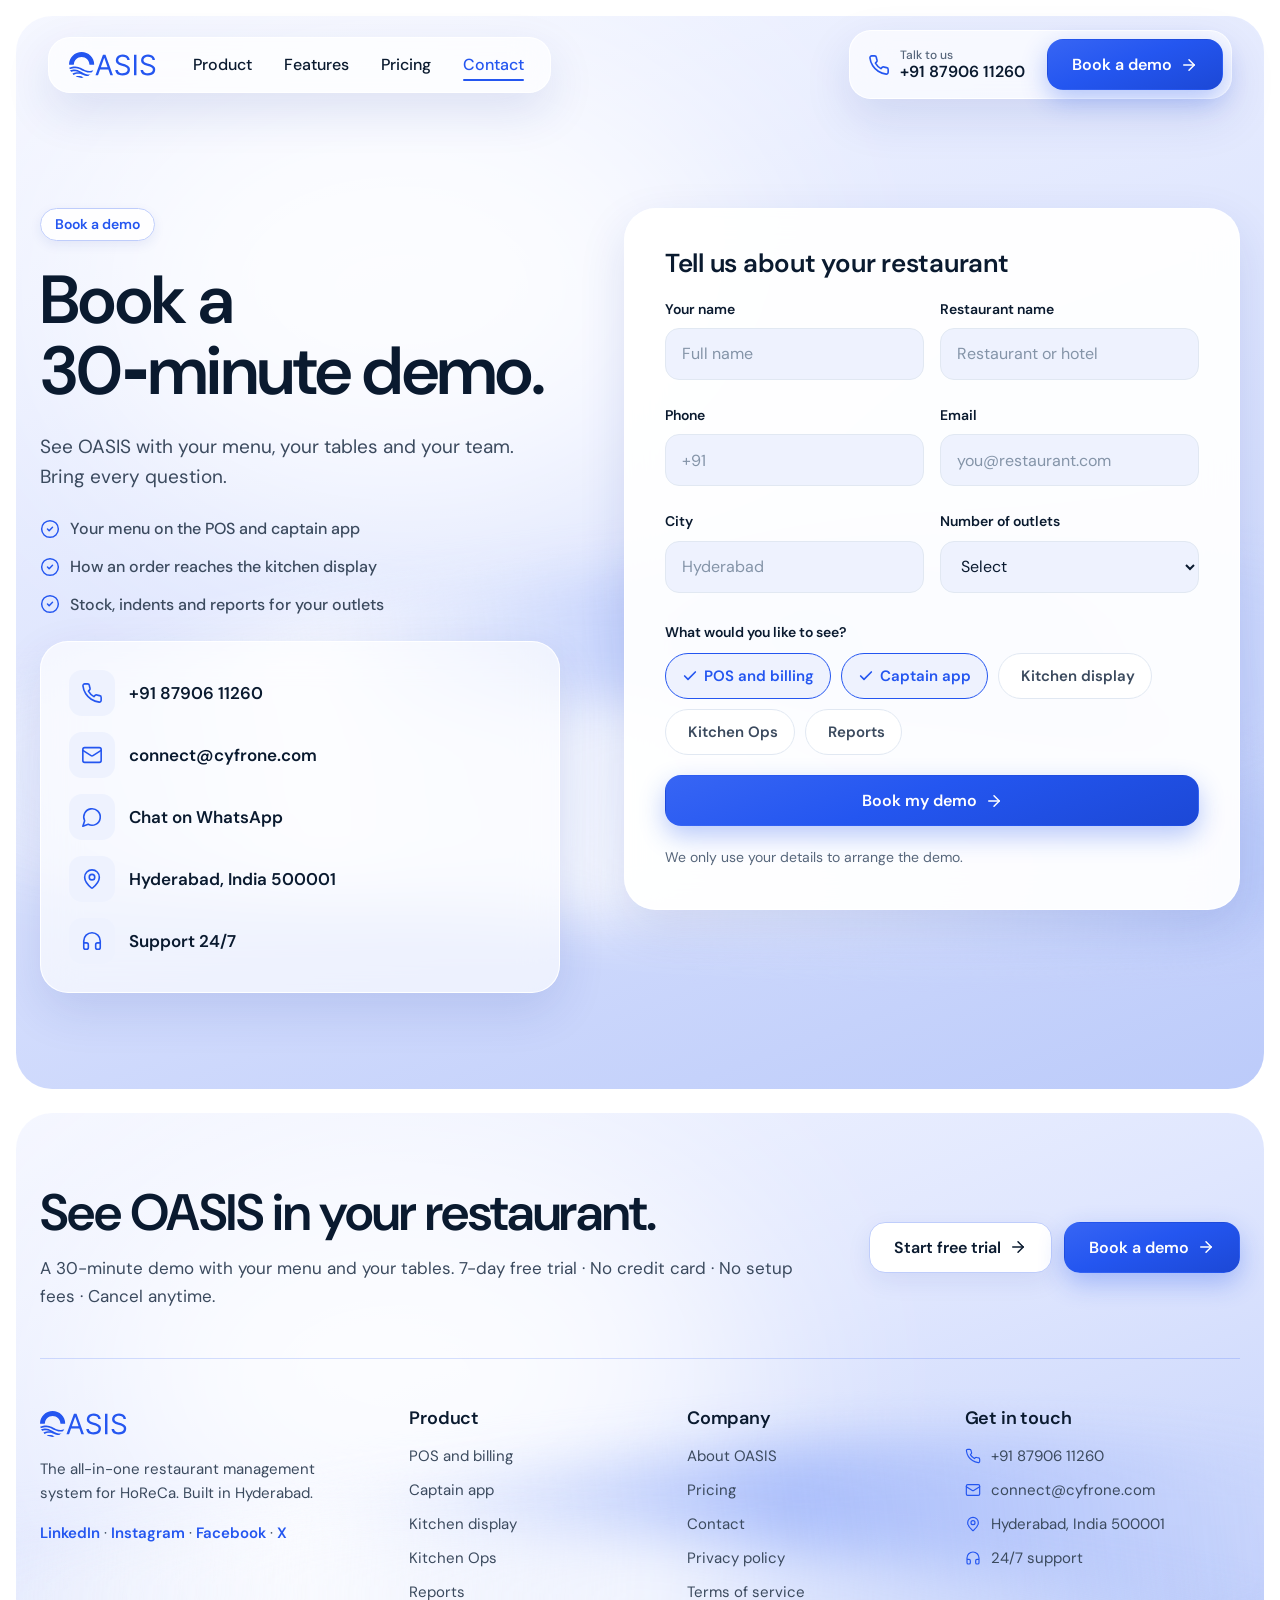
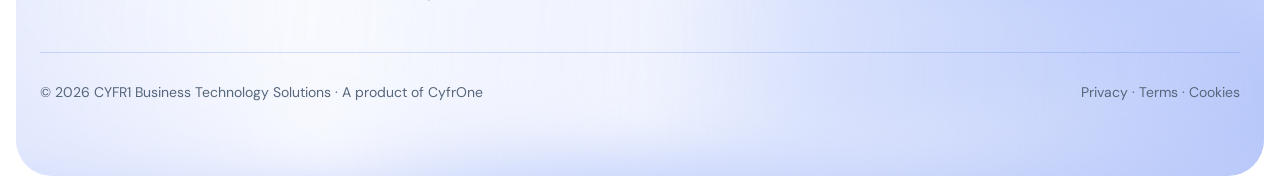
<file: contact.html>
<!doctype html>
<html lang="en">
<head>
<meta charset="utf-8">
<meta name="viewport" content="width=device-width, initial-scale=1">
<title>Book a demo · OASIS RMS</title>
<meta name="description" content="Book a 30-minute OASIS demo with your menu, your tables and your team.">
<meta name="theme-color" content="#2456F0">
<link rel="icon" href="assets/img/favicon.svg" type="image/svg+xml">
<link rel="preconnect" href="https://fonts.googleapis.com">
<link rel="preconnect" href="https://fonts.gstatic.com" crossorigin>
<link rel="stylesheet" href="https://fonts.googleapis.com/css2?family=DM+Sans:opsz,wght@9..40,400;9..40,500;9..40,600;9..40,700&display=swap">
<link rel="stylesheet" href="assets/css/styles.css">
<script defer src="assets/js/main.js"></script>
</head>
<body data-page="contact">
<svg width="0" height="0" style="position:absolute" aria-hidden="true"><symbol id="i-arrow-right" viewBox="0 0 24 24"><path d="M5 12h14" /> <path d="m12 5 7 7-7 7" /></symbol><symbol id="i-check" viewBox="0 0 24 24"><path d="M20 6 9 17l-5-5" /></symbol><symbol id="i-plus" viewBox="0 0 24 24"><path d="M5 12h14" /> <path d="M12 5v14" /></symbol><symbol id="i-menu" viewBox="0 0 24 24"><line x1="4" x2="20" y1="12" y2="12" /> <line x1="4" x2="20" y1="6" y2="6" /> <line x1="4" x2="20" y1="18" y2="18" /></symbol><symbol id="i-x" viewBox="0 0 24 24"><path d="M18 6 6 18" /> <path d="m6 6 12 12" /></symbol><symbol id="i-phone" viewBox="0 0 24 24"><path d="M22 16.92v3a2 2 0 0 1-2.18 2 19.79 19.79 0 0 1-8.63-3.07 19.5 19.5 0 0 1-6-6 19.79 19.79 0 0 1-3.07-8.67A2 2 0 0 1 4.11 2h3a2 2 0 0 1 2 1.72 12.84 12.84 0 0 0 .7 2.81 2 2 0 0 1-.45 2.11L8.09 9.91a16 16 0 0 0 6 6l1.27-1.27a2 2 0 0 1 2.11-.45 12.84 12.84 0 0 0 2.81.7A2 2 0 0 1 22 16.92z" /></symbol><symbol id="i-mail" viewBox="0 0 24 24"><rect width="20" height="16" x="2" y="4" rx="2" /> <path d="m22 7-8.97 5.7a1.94 1.94 0 0 1-2.06 0L2 7" /></symbol><symbol id="i-map-pin" viewBox="0 0 24 24"><path d="M20 10c0 4.993-5.539 10.193-7.399 11.799a1 1 0 0 1-1.202 0C9.539 20.193 4 14.993 4 10a8 8 0 0 1 16 0" /> <circle cx="12" cy="10" r="3" /></symbol><symbol id="i-message-circle" viewBox="0 0 24 24"><path d="M7.9 20A9 9 0 1 0 4 16.1L2 22Z" /></symbol><symbol id="i-clock" viewBox="0 0 24 24"><circle cx="12" cy="12" r="10" /> <polyline points="12 6 12 12 16 14" /></symbol><symbol id="i-shield-check" viewBox="0 0 24 24"><path d="M20 13c0 5-3.5 7.5-7.66 8.95a1 1 0 0 1-.67-.01C7.5 20.5 4 18 4 13V6a1 1 0 0 1 1-1c2 0 4.5-1.2 6.24-2.72a1.17 1.17 0 0 1 1.52 0C14.51 3.81 17 5 19 5a1 1 0 0 1 1 1z" /> <path d="m9 12 2 2 4-4" /></symbol><symbol id="i-cloud" viewBox="0 0 24 24"><path d="M17.5 19H9a7 7 0 1 1 6.71-9h1.79a4.5 4.5 0 1 1 0 9Z" /></symbol><symbol id="i-zap" viewBox="0 0 24 24"><path d="M4 14a1 1 0 0 1-.78-1.63l9.9-10.2a.5.5 0 0 1 .86.46l-1.92 6.02A1 1 0 0 0 13 10h7a1 1 0 0 1 .78 1.63l-9.9 10.2a.5.5 0 0 1-.86-.46l1.92-6.02A1 1 0 0 0 11 14z" /></symbol><symbol id="i-headphones" viewBox="0 0 24 24"><path d="M3 14h3a2 2 0 0 1 2 2v3a2 2 0 0 1-2 2H5a2 2 0 0 1-2-2v-7a9 9 0 0 1 18 0v7a2 2 0 0 1-2 2h-1a2 2 0 0 1-2-2v-3a2 2 0 0 1 2-2h3" /></symbol><symbol id="i-monitor-smartphone" viewBox="0 0 24 24"><path d="M18 8V6a2 2 0 0 0-2-2H4a2 2 0 0 0-2 2v7a2 2 0 0 0 2 2h8" /> <path d="M10 19v-3.96 3.15" /> <path d="M7 19h5" /> <rect width="6" height="10" x="16" y="12" rx="2" /></symbol><symbol id="i-utensils" viewBox="0 0 24 24"><path d="M3 2v7c0 1.1.9 2 2 2h4a2 2 0 0 0 2-2V2" /> <path d="M7 2v20" /> <path d="M21 15V2a5 5 0 0 0-5 5v6c0 1.1.9 2 2 2h3Zm0 0v7" /></symbol><symbol id="i-chef-hat" viewBox="0 0 24 24"><path d="M17 21a1 1 0 0 0 1-1v-5.35c0-.457.316-.844.727-1.041a4 4 0 0 0-2.134-7.589 5 5 0 0 0-9.186 0 4 4 0 0 0-2.134 7.588c.411.198.727.585.727 1.041V20a1 1 0 0 0 1 1Z" /> <path d="M6 17h12" /></symbol><symbol id="i-receipt" viewBox="0 0 24 24"><path d="M4 2v20l2-1 2 1 2-1 2 1 2-1 2 1 2-1 2 1V2l-2 1-2-1-2 1-2-1-2 1-2-1-2 1Z" /> <path d="M16 8h-6a2 2 0 1 0 0 4h4a2 2 0 1 1 0 4H8" /> <path d="M12 17.5v-11" /></symbol><symbol id="i-layout-grid" viewBox="0 0 24 24"><rect width="7" height="7" x="3" y="3" rx="1" /> <rect width="7" height="7" x="14" y="3" rx="1" /> <rect width="7" height="7" x="14" y="14" rx="1" /> <rect width="7" height="7" x="3" y="14" rx="1" /></symbol><symbol id="i-printer" viewBox="0 0 24 24"><path d="M6 18H4a2 2 0 0 1-2-2v-5a2 2 0 0 1 2-2h16a2 2 0 0 1 2 2v5a2 2 0 0 1-2 2h-2" /> <path d="M6 9V3a1 1 0 0 1 1-1h10a1 1 0 0 1 1 1v6" /> <rect x="6" y="14" width="12" height="8" rx="1" /></symbol><symbol id="i-package" viewBox="0 0 24 24"><path d="M11 21.73a2 2 0 0 0 2 0l7-4A2 2 0 0 0 21 16V8a2 2 0 0 0-1-1.73l-7-4a2 2 0 0 0-2 0l-7 4A2 2 0 0 0 3 8v8a2 2 0 0 0 1 1.73z" /> <path d="M12 22V12" /> <path d="m3.3 7 7.703 4.734a2 2 0 0 0 1.994 0L20.7 7" /> <path d="m7.5 4.27 9 5.15" /></symbol><symbol id="i-clipboard-list" viewBox="0 0 24 24"><rect width="8" height="4" x="8" y="2" rx="1" ry="1" /> <path d="M16 4h2a2 2 0 0 1 2 2v14a2 2 0 0 1-2 2H6a2 2 0 0 1-2-2V6a2 2 0 0 1 2-2h2" /> <path d="M12 11h4" /> <path d="M12 16h4" /> <path d="M8 11h.01" /> <path d="M8 16h.01" /></symbol><symbol id="i-shopping-cart" viewBox="0 0 24 24"><circle cx="8" cy="21" r="1" /> <circle cx="19" cy="21" r="1" /> <path d="M2.05 2.05h2l2.66 12.42a2 2 0 0 0 2 1.58h9.78a2 2 0 0 0 1.95-1.57l1.65-7.43H5.12" /></symbol><symbol id="i-trash-2" viewBox="0 0 24 24"><path d="M3 6h18" /> <path d="M19 6v14c0 1-1 2-2 2H7c-1 0-2-1-2-2V6" /> <path d="M8 6V4c0-1 1-2 2-2h4c1 0 2 1 2 2v2" /> <line x1="10" x2="10" y1="11" y2="17" /> <line x1="14" x2="14" y1="11" y2="17" /></symbol><symbol id="i-chart-column" viewBox="0 0 24 24"><path d="M3 3v16a2 2 0 0 0 2 2h16" /> <path d="M18 17V9" /> <path d="M13 17V5" /> <path d="M8 17v-3" /></symbol><symbol id="i-users" viewBox="0 0 24 24"><path d="M16 21v-2a4 4 0 0 0-4-4H6a4 4 0 0 0-4 4v2" /> <circle cx="9" cy="7" r="4" /> <path d="M22 21v-2a4 4 0 0 0-3-3.87" /> <path d="M16 3.13a4 4 0 0 1 0 7.75" /></symbol><symbol id="i-star" viewBox="0 0 24 24"><path d="M11.525 2.295a.53.53 0 0 1 .95 0l2.31 4.679a2.123 2.123 0 0 0 1.595 1.16l5.166.756a.53.53 0 0 1 .294.904l-3.736 3.638a2.123 2.123 0 0 0-.611 1.878l.882 5.14a.53.53 0 0 1-.771.56l-4.618-2.428a2.122 2.122 0 0 0-1.973 0L6.396 21.01a.53.53 0 0 1-.77-.56l.881-5.139a2.122 2.122 0 0 0-.611-1.879L2.16 9.795a.53.53 0 0 1 .294-.906l5.165-.755a2.122 2.122 0 0 0 1.597-1.16z" /></symbol><symbol id="i-qr-code" viewBox="0 0 24 24"><rect width="5" height="5" x="3" y="3" rx="1" /> <rect width="5" height="5" x="16" y="3" rx="1" /> <rect width="5" height="5" x="3" y="16" rx="1" /> <path d="M21 16h-3a2 2 0 0 0-2 2v3" /> <path d="M21 21v.01" /> <path d="M12 7v3a2 2 0 0 1-2 2H7" /> <path d="M3 12h.01" /> <path d="M12 3h.01" /> <path d="M12 16v.01" /> <path d="M16 12h1" /> <path d="M21 12v.01" /> <path d="M12 21v-1" /></symbol><symbol id="i-sparkles" viewBox="0 0 24 24"><path d="M9.937 15.5A2 2 0 0 0 8.5 14.063l-6.135-1.582a.5.5 0 0 1 0-.962L8.5 9.936A2 2 0 0 0 9.937 8.5l1.582-6.135a.5.5 0 0 1 .963 0L14.063 8.5A2 2 0 0 0 15.5 9.937l6.135 1.581a.5.5 0 0 1 0 .964L15.5 14.063a2 2 0 0 0-1.437 1.437l-1.582 6.135a.5.5 0 0 1-.963 0z" /> <path d="M20 3v4" /> <path d="M22 5h-4" /> <path d="M4 17v2" /> <path d="M5 18H3" /></symbol><symbol id="i-timer" viewBox="0 0 24 24"><line x1="10" x2="14" y1="2" y2="2" /> <line x1="12" x2="15" y1="14" y2="11" /> <circle cx="12" cy="14" r="8" /></symbol><symbol id="i-smartphone" viewBox="0 0 24 24"><rect width="14" height="20" x="5" y="2" rx="2" ry="2" /> <path d="M12 18h.01" /></symbol><symbol id="i-tablet" viewBox="0 0 24 24"><rect width="16" height="20" x="4" y="2" rx="2" ry="2" /> <line x1="12" x2="12.01" y1="18" y2="18" /></symbol><symbol id="i-wallet" viewBox="0 0 24 24"><path d="M19 7V4a1 1 0 0 0-1-1H5a2 2 0 0 0 0 4h15a1 1 0 0 1 1 1v4h-3a2 2 0 0 0 0 4h3a1 1 0 0 0 1-1v-2a1 1 0 0 0-1-1" /> <path d="M3 5v14a2 2 0 0 0 2 2h15a1 1 0 0 0 1-1v-4" /></symbol><symbol id="i-bell" viewBox="0 0 24 24"><path d="M6 8a6 6 0 0 1 12 0c0 7 3 9 3 9H3s3-2 3-9" /> <path d="M10.3 21a1.94 1.94 0 0 0 3.4 0" /></symbol><symbol id="i-circle-check" viewBox="0 0 24 24"><circle cx="12" cy="12" r="10" /> <path d="m9 12 2 2 4-4" /></symbol><symbol id="i-rocket" viewBox="0 0 24 24"><path d="M4.5 16.5c-1.5 1.26-2 5-2 5s3.74-.5 5-2c.71-.84.7-2.13-.09-2.91a2.18 2.18 0 0 0-2.91-.09z" /> <path d="m12 15-3-3a22 22 0 0 1 2-3.95A12.88 12.88 0 0 1 22 2c0 2.72-.78 7.5-6 11a22.35 22.35 0 0 1-4 2z" /> <path d="M9 12H4s.55-3.03 2-4c1.62-1.08 5 0 5 0" /> <path d="M12 15v5s3.03-.55 4-2c1.08-1.62 0-5 0-5" /></symbol><symbol id="i-user-round" viewBox="0 0 24 24"><circle cx="12" cy="8" r="5" /> <path d="M20 21a8 8 0 0 0-16 0" /></symbol><symbol id="i-store" viewBox="0 0 24 24"><path d="m2 7 4.41-4.41A2 2 0 0 1 7.83 2h8.34a2 2 0 0 1 1.42.59L22 7" /> <path d="M4 12v8a2 2 0 0 0 2 2h12a2 2 0 0 0 2-2v-8" /> <path d="M15 22v-4a2 2 0 0 0-2-2h-2a2 2 0 0 0-2 2v4" /> <path d="M2 7h20" /> <path d="M22 7v3a2 2 0 0 1-2 2a2.7 2.7 0 0 1-1.59-.63.7.7 0 0 0-.82 0A2.7 2.7 0 0 1 16 12a2.7 2.7 0 0 1-1.59-.63.7.7 0 0 0-.82 0A2.7 2.7 0 0 1 12 12a2.7 2.7 0 0 1-1.59-.63.7.7 0 0 0-.82 0A2.7 2.7 0 0 1 8 12a2.7 2.7 0 0 1-1.59-.63.7.7 0 0 0-.82 0A2.7 2.7 0 0 1 4 12a2 2 0 0 1-2-2V7" /></symbol><symbol id="i-layers" viewBox="0 0 24 24"><path d="m12.83 2.18a2 2 0 0 0-1.66 0L2.6 6.08a1 1 0 0 0 0 1.83l8.58 3.91a2 2 0 0 0 1.66 0l8.58-3.9a1 1 0 0 0 0-1.83Z" /> <path d="m22 17.65-9.17 4.16a2 2 0 0 1-1.66 0L2 17.65" /> <path d="m22 12.65-9.17 4.16a2 2 0 0 1-1.66 0L2 12.65" /></symbol><symbol id="i-calendar-check" viewBox="0 0 24 24"><path d="M8 2v4" /> <path d="M16 2v4" /> <rect width="18" height="18" x="3" y="4" rx="2" /> <path d="M3 10h18" /> <path d="m9 16 2 2 4-4" /></symbol><symbol id="i-percent" viewBox="0 0 24 24"><line x1="19" x2="5" y1="5" y2="19" /> <circle cx="6.5" cy="6.5" r="2.5" /> <circle cx="17.5" cy="17.5" r="2.5" /></symbol><symbol id="i-truck" viewBox="0 0 24 24"><path d="M14 18V6a2 2 0 0 0-2-2H4a2 2 0 0 0-2 2v11a1 1 0 0 0 1 1h2" /> <path d="M15 18H9" /> <path d="M19 18h2a1 1 0 0 0 1-1v-3.65a1 1 0 0 0-.22-.624l-3.48-4.35A1 1 0 0 0 17.52 8H14" /> <circle cx="17" cy="18" r="2" /> <circle cx="7" cy="18" r="2" /></symbol><symbol id="i-search" viewBox="0 0 24 24"><circle cx="11" cy="11" r="8" /> <path d="m21 21-4.3-4.3" /></symbol><symbol id="i-arrow-up-right" viewBox="0 0 24 24"><path d="M7 7h10v10" /> <path d="M7 17 17 7" /></symbol><symbol id="i-quote" viewBox="0 0 24 24"><path d="M16 3a2 2 0 0 0-2 2v6a2 2 0 0 0 2 2 1 1 0 0 1 1 1v1a2 2 0 0 1-2 2 1 1 0 0 0-1 1v2a1 1 0 0 0 1 1 6 6 0 0 0 6-6V5a2 2 0 0 0-2-2z" /> <path d="M5 3a2 2 0 0 0-2 2v6a2 2 0 0 0 2 2 1 1 0 0 1 1 1v1a2 2 0 0 1-2 2 1 1 0 0 0-1 1v2a1 1 0 0 0 1 1 6 6 0 0 0 6-6V5a2 2 0 0 0-2-2z" /></symbol><symbol id="i-play" viewBox="0 0 24 24"><polygon points="6 3 20 12 6 21 6 3" /></symbol></svg>

<a class="skip" href="#main">Skip to content</a>
<header class="site-header" data-header>
  <div class="wrap header-row">
    <nav class="glass nav-pill" aria-label="Main">
      <a class="logo" href="index.html"><img src="assets/img/oasis-logo.svg" alt="OASIS home" width="246" height="95"></a>
      <ul class="nav-links"><li><a href="index.html">Product</a></li><li><a href="features.html">Features</a></li><li><a href="pricing.html">Pricing</a></li><li><a href="contact.html" aria-current="page">Contact</a></li></ul>
    </nav>
    <div class="glass nav-actions">
      <a class="nav-phone" href="tel:+918790611260"><svg class="ic" aria-hidden="true"><use href="#i-phone"/></svg><span><small>Talk to us</small>+91 87906 11260</span></a>
      <a class="btn btn-primary" href="contact.html"><span>Book a demo</span><svg class="ic btn-arrow" aria-hidden="true"><use href="#i-arrow-right"/></svg></a>
    </div>
    <button class="menu-btn glass" type="button" aria-expanded="false" aria-controls="mobile-menu" data-menu-open><svg class="ic" aria-hidden="true"><use href="#i-menu"/></svg><span class="sr">Open menu</span></button>
  </div>
  <div class="mobile-menu" id="mobile-menu" hidden data-menu>
    <div class="mobile-sheet">
      <div class="mobile-top"><a class="logo" href="index.html"><img src="assets/img/oasis-logo.svg" alt="OASIS home" width="246" height="95"></a><button class="menu-btn" type="button" data-menu-close><svg class="ic" aria-hidden="true"><use href="#i-x"/></svg><span class="sr">Close menu</span></button></div>
      <ul><li><a href="index.html">Product<svg class="ic" aria-hidden="true"><use href="#i-arrow-up-right"/></svg></a></li><li><a href="features.html">Features<svg class="ic" aria-hidden="true"><use href="#i-arrow-up-right"/></svg></a></li><li><a href="pricing.html">Pricing<svg class="ic" aria-hidden="true"><use href="#i-arrow-up-right"/></svg></a></li><li><a href="contact.html" aria-current="page">Contact<svg class="ic" aria-hidden="true"><use href="#i-arrow-up-right"/></svg></a></li></ul>
      <a class="nav-phone" href="tel:+918790611260"><svg class="ic" aria-hidden="true"><use href="#i-phone"/></svg><span>+91 87906 11260</span></a>
      <a class="btn btn-primary btn-block" href="contact.html"><span>Book a demo</span><svg class="ic btn-arrow" aria-hidden="true"><use href="#i-arrow-right"/></svg></a>
      <a class="btn btn-secondary btn-block" href="contact.html"><span>Start 7-day free trial</span><svg class="ic btn-arrow" aria-hidden="true"><use href="#i-arrow-right"/></svg></a>
    </div>
  </div>
</header>
<main id="main">

<section class="shell hero contact-hero">
  <div class="waves" aria-hidden="true"><span class="glow"></span><span class="wave w1"></span><span class="wave w2"></span></div>
  <div class="wrap contact-grid">
    <div class="contact-text">
      <span class="pill intro" style="--d:0">Book a demo</span>
      <h1 class="intro" style="--d:1">Book a 30‑minute demo.</h1>
      <p class="lead intro" style="--d:2">See OASIS with your menu, your tables and your team. Bring every question.</p>
      <ul class="checks intro" style="--d:3"><li><svg class="ic" aria-hidden="true"><use href="#i-circle-check"/></svg><span>Your menu on the POS and captain app</span></li><li><svg class="ic" aria-hidden="true"><use href="#i-circle-check"/></svg><span>How an order reaches the kitchen display</span></li><li><svg class="ic" aria-hidden="true"><use href="#i-circle-check"/></svg><span>Stock, indents and reports for your outlets</span></li></ul>
      <ul class="glass contact-card intro" style="--d:4">
        <li><span class="tile tile-soft"><svg class="ic" aria-hidden="true"><use href="#i-phone"/></svg></span><a href="tel:+918790611260">+91 87906 11260</a></li>
        <li><span class="tile tile-soft"><svg class="ic" aria-hidden="true"><use href="#i-mail"/></svg></span><a href="mailto:connect@cyfrone.com">connect@cyfrone.com</a></li>
        <li><span class="tile tile-soft"><svg class="ic" aria-hidden="true"><use href="#i-message-circle"/></svg></span><a href="https://wa.me/918790611260">Chat on WhatsApp</a></li>
        <li><span class="tile tile-soft"><svg class="ic" aria-hidden="true"><use href="#i-map-pin"/></svg></span><span>Hyderabad, India 500001</span></li>
        <li><span class="tile tile-soft"><svg class="ic" aria-hidden="true"><use href="#i-headphones"/></svg></span><span>Support 24/7</span></li>
      </ul>
    </div>
    <div class="glass form-card intro" style="--d:3" data-form-card>
      <form novalidate data-demo-form>
        <h2>Tell us about your restaurant</h2>
        <div class="form-grid">
          <div class="field"><label for="name">Your name</label><input id="name" name="name" type="text" placeholder="Full name" required autocomplete="name"><small class="err" aria-live="polite"></small></div>
          <div class="field"><label for="restaurant">Restaurant name</label><input id="restaurant" name="restaurant" type="text" placeholder="Restaurant or hotel" required autocomplete="organization"><small class="err" aria-live="polite"></small></div>
          <div class="field"><label for="phone">Phone</label><input id="phone" name="phone" type="tel" placeholder="+91" required autocomplete="tel" inputmode="tel"><small class="err" aria-live="polite"></small></div>
          <div class="field"><label for="email">Email</label><input id="email" name="email" type="email" placeholder="you@restaurant.com" required autocomplete="email"><small class="err" aria-live="polite"></small></div>
          <div class="field"><label for="city">City</label><input id="city" name="city" type="text" placeholder="Hyderabad" autocomplete="address-level2"><small class="err" aria-live="polite"></small></div>
          <div class="field"><label for="outlets">Number of outlets</label><select id="outlets" name="outlets"><option value="">Select</option><option>1</option><option>2–5</option><option>6–20</option><option>More than 20</option></select><small class="err"></small></div>
        </div>
        <fieldset class="interests"><legend>What would you like to see?</legend>
          <label class="chip-check"><input type="checkbox" name="interests" value="POS and billing" checked><span><svg class="ic" aria-hidden="true"><use href="#i-check"/></svg>POS and billing</span></label><label class="chip-check"><input type="checkbox" name="interests" value="Captain app" checked><span><svg class="ic" aria-hidden="true"><use href="#i-check"/></svg>Captain app</span></label><label class="chip-check"><input type="checkbox" name="interests" value="Kitchen display"><span><svg class="ic" aria-hidden="true"><use href="#i-check"/></svg>Kitchen display</span></label><label class="chip-check"><input type="checkbox" name="interests" value="Kitchen Ops"><span><svg class="ic" aria-hidden="true"><use href="#i-check"/></svg>Kitchen Ops</span></label><label class="chip-check"><input type="checkbox" name="interests" value="Reports"><span><svg class="ic" aria-hidden="true"><use href="#i-check"/></svg>Reports</span></label>
        </fieldset>
        <button class="btn btn-primary btn-block" type="submit"><span>Book my demo</span><svg class="ic btn-arrow" aria-hidden="true"><use href="#i-arrow-right"/></svg></button>
        <p class="note">We only use your details to arrange the demo.</p>
      </form>
      <div class="success" hidden data-success tabindex="-1">
        <span class="success-ic"><svg class="ic" aria-hidden="true"><use href="#i-check"/></svg></span>
        <h2>Thanks, your demo request is in.</h2>
        <p>We will call you on the number you gave us to pick a time that suits your service.</p>
        <a class="btn btn-secondary" href="index.html"><span>Back to home</span><svg class="ic btn-arrow" aria-hidden="true"><use href="#i-arrow-right"/></svg></a>
      </div>
    </div>
  </div>
</section>

</main>

<footer class="shell footer" data-reveal>
  <div class="waves" aria-hidden="true"><span class="glow"></span><span class="wave w1"></span><span class="wave w2"></span></div>
  <div class="wrap">
    <div class="cta-row">
      <div>
        <h2 data-split>See OASIS in your restaurant.</h2>
        <p>A 30-minute demo with your menu and your tables. 7-day free trial · No credit card · No setup fees · Cancel anytime.</p>
      </div>
      <div class="btn-row"><a class="btn btn-secondary" href="contact.html"><span>Start free trial</span><svg class="ic btn-arrow" aria-hidden="true"><use href="#i-arrow-right"/></svg></a><a class="btn btn-primary" href="contact.html"><span>Book a demo</span><svg class="ic btn-arrow" aria-hidden="true"><use href="#i-arrow-right"/></svg></a></div>
    </div>
    <hr>
    <div class="foot-cols">
      <div class="foot-brand">
        <a class="logo" href="index.html"><img src="assets/img/oasis-logo.svg" alt="OASIS home" width="246" height="95"></a>
        <p>The all-in-one restaurant management system for HoReCa. Built in Hyderabad.</p>
        <p class="socials"><a href="#">LinkedIn</a> · <a href="#">Instagram</a> · <a href="#">Facebook</a> · <a href="#">X</a></p>
      </div>
      <div><h3>Product</h3><ul><li><a href="features.html#ordering">POS and billing</a></li><li><a href="features.html#ordering">Captain app</a></li><li><a href="features.html#ordering">Kitchen display</a></li><li><a href="features.html#kitchen-ops">Kitchen Ops</a></li><li><a href="features.html#insights">Reports</a></li></ul></div>
      <div><h3>Company</h3><ul><li><a href="index.html">About OASIS</a></li><li><a href="pricing.html">Pricing</a></li><li><a href="contact.html">Contact</a></li><li><a href="#">Privacy policy</a></li><li><a href="#">Terms of service</a></li></ul></div>
      <div><h3>Get in touch</h3><ul class="contact-list">
        <li><svg class="ic" aria-hidden="true"><use href="#i-phone"/></svg><a href="tel:+918790611260">+91 87906 11260</a></li>
        <li><svg class="ic" aria-hidden="true"><use href="#i-mail"/></svg><a href="mailto:connect@cyfrone.com">connect@cyfrone.com</a></li>
        <li><svg class="ic" aria-hidden="true"><use href="#i-map-pin"/></svg><span>Hyderabad, India 500001</span></li>
        <li><svg class="ic" aria-hidden="true"><use href="#i-headphones"/></svg><span>24/7 support</span></li></ul></div>
    </div>
    <hr>
    <div class="foot-bottom"><span>© <span data-year>2026</span> CYFR1 Business Technology Solutions · A product of CyfrOne</span><span><a href="#">Privacy</a> · <a href="#">Terms</a> · <a href="#">Cookies</a></span></div>
  </div>
</footer>
<div class="sticky-cta" data-sticky-cta>
  <div><strong>Book a 30-minute demo</strong><small>Live in 24–48 hours</small></div>
  <a class="btn btn-primary" href="contact.html"><span>Book a demo</span><svg class="ic btn-arrow" aria-hidden="true"><use href="#i-arrow-right"/></svg></a>
</div>
</body>
</html>
</file>
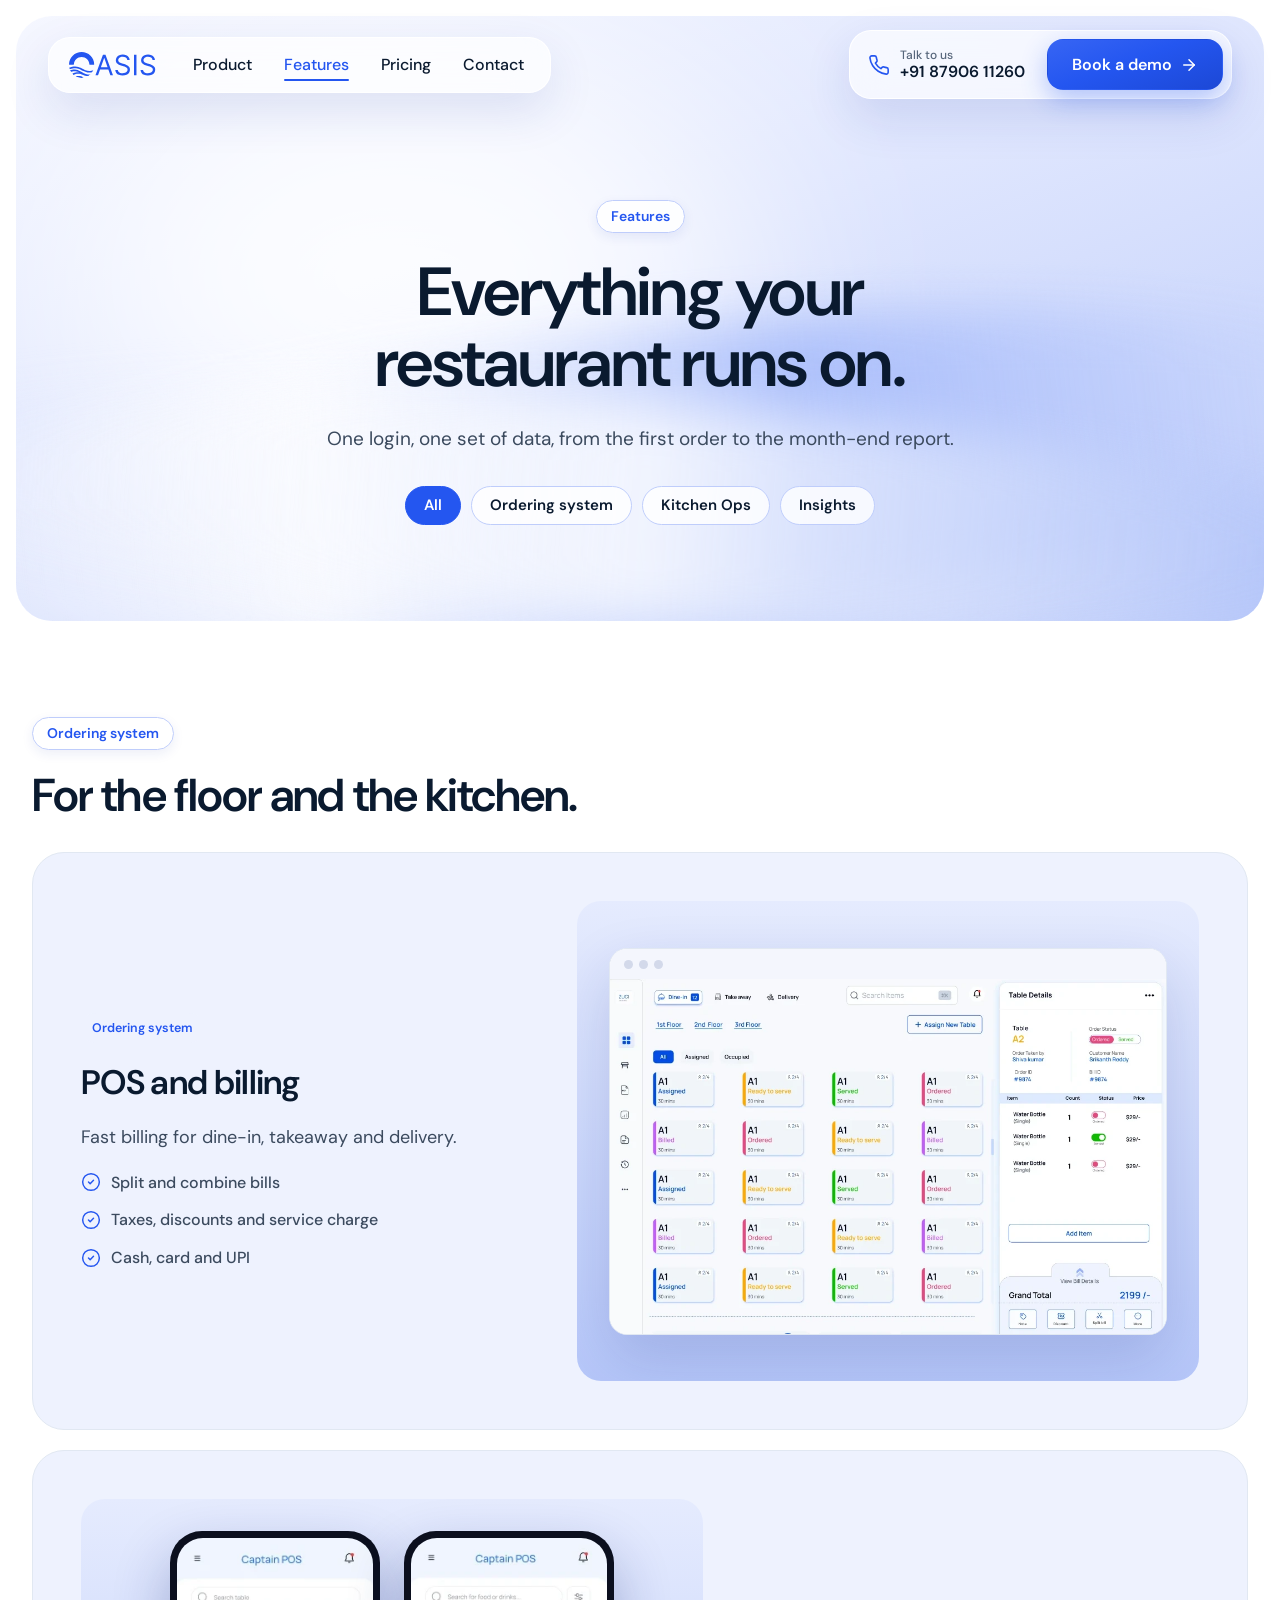
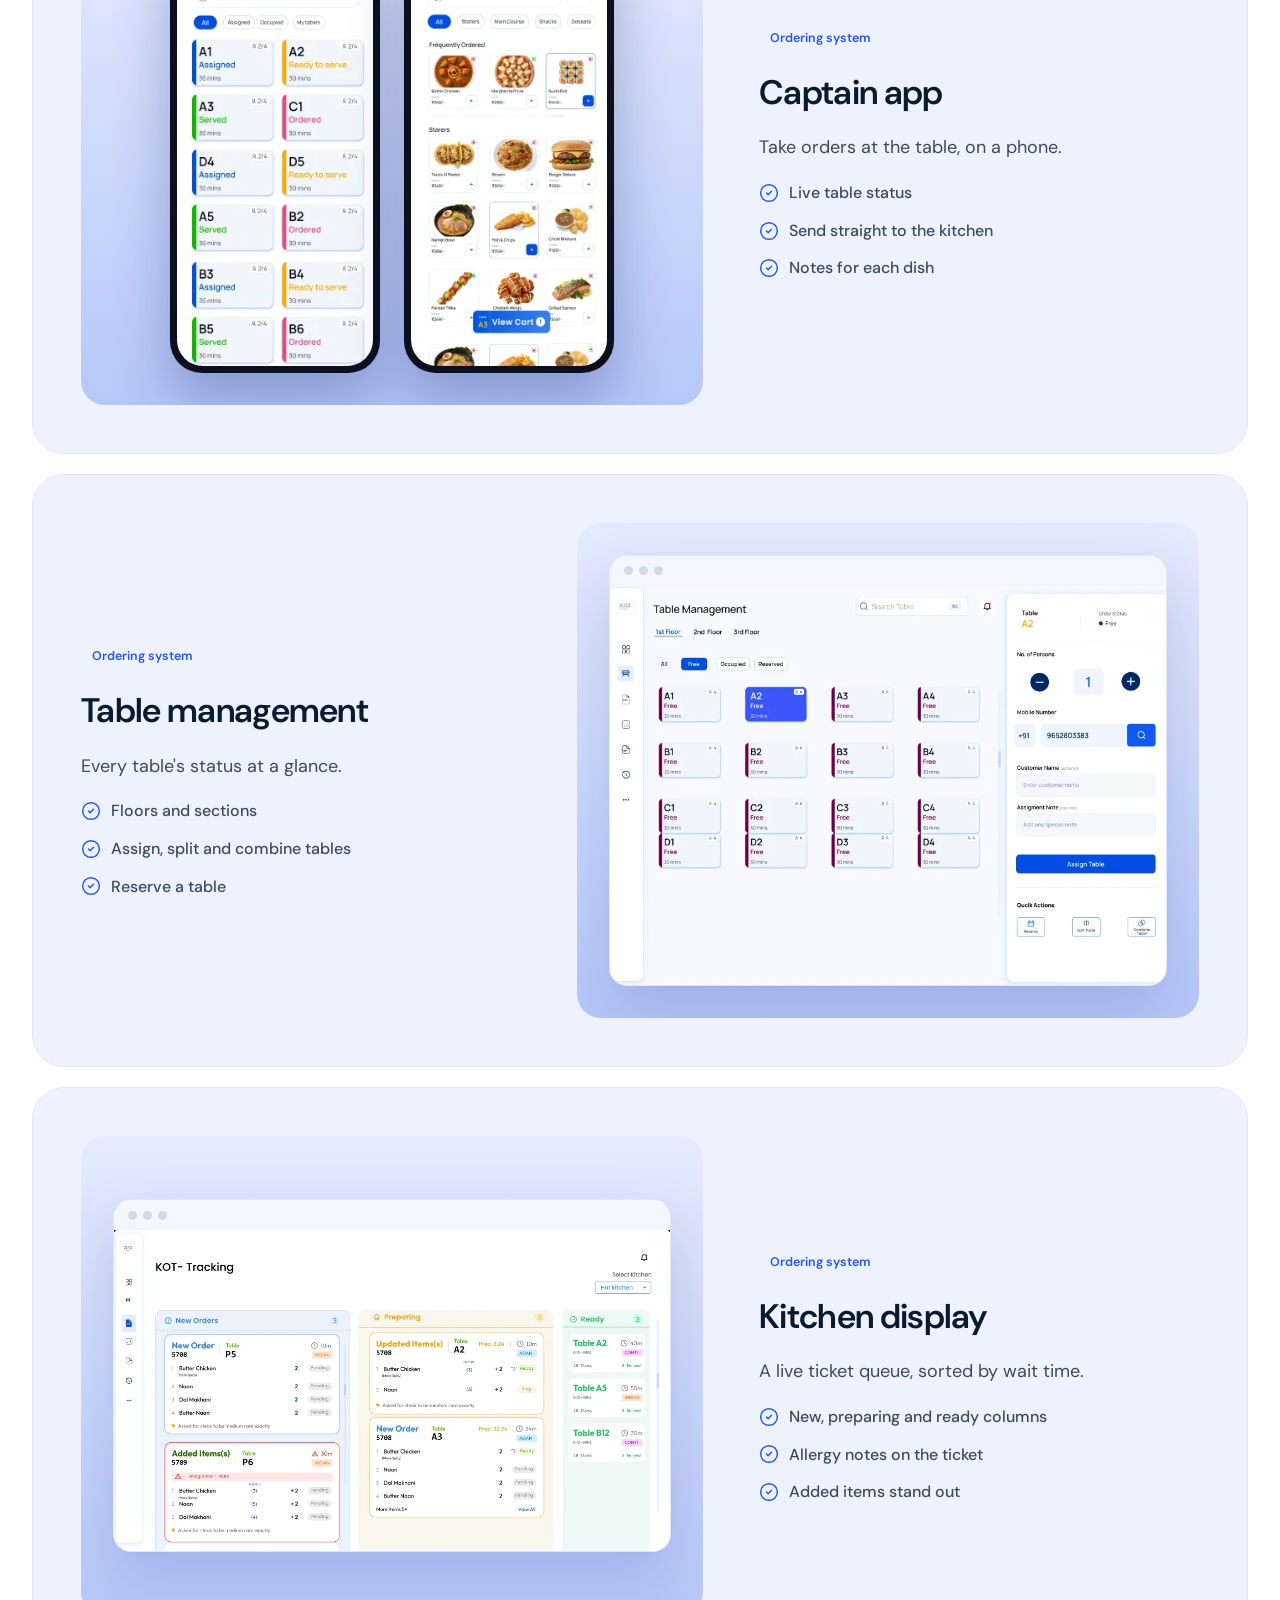
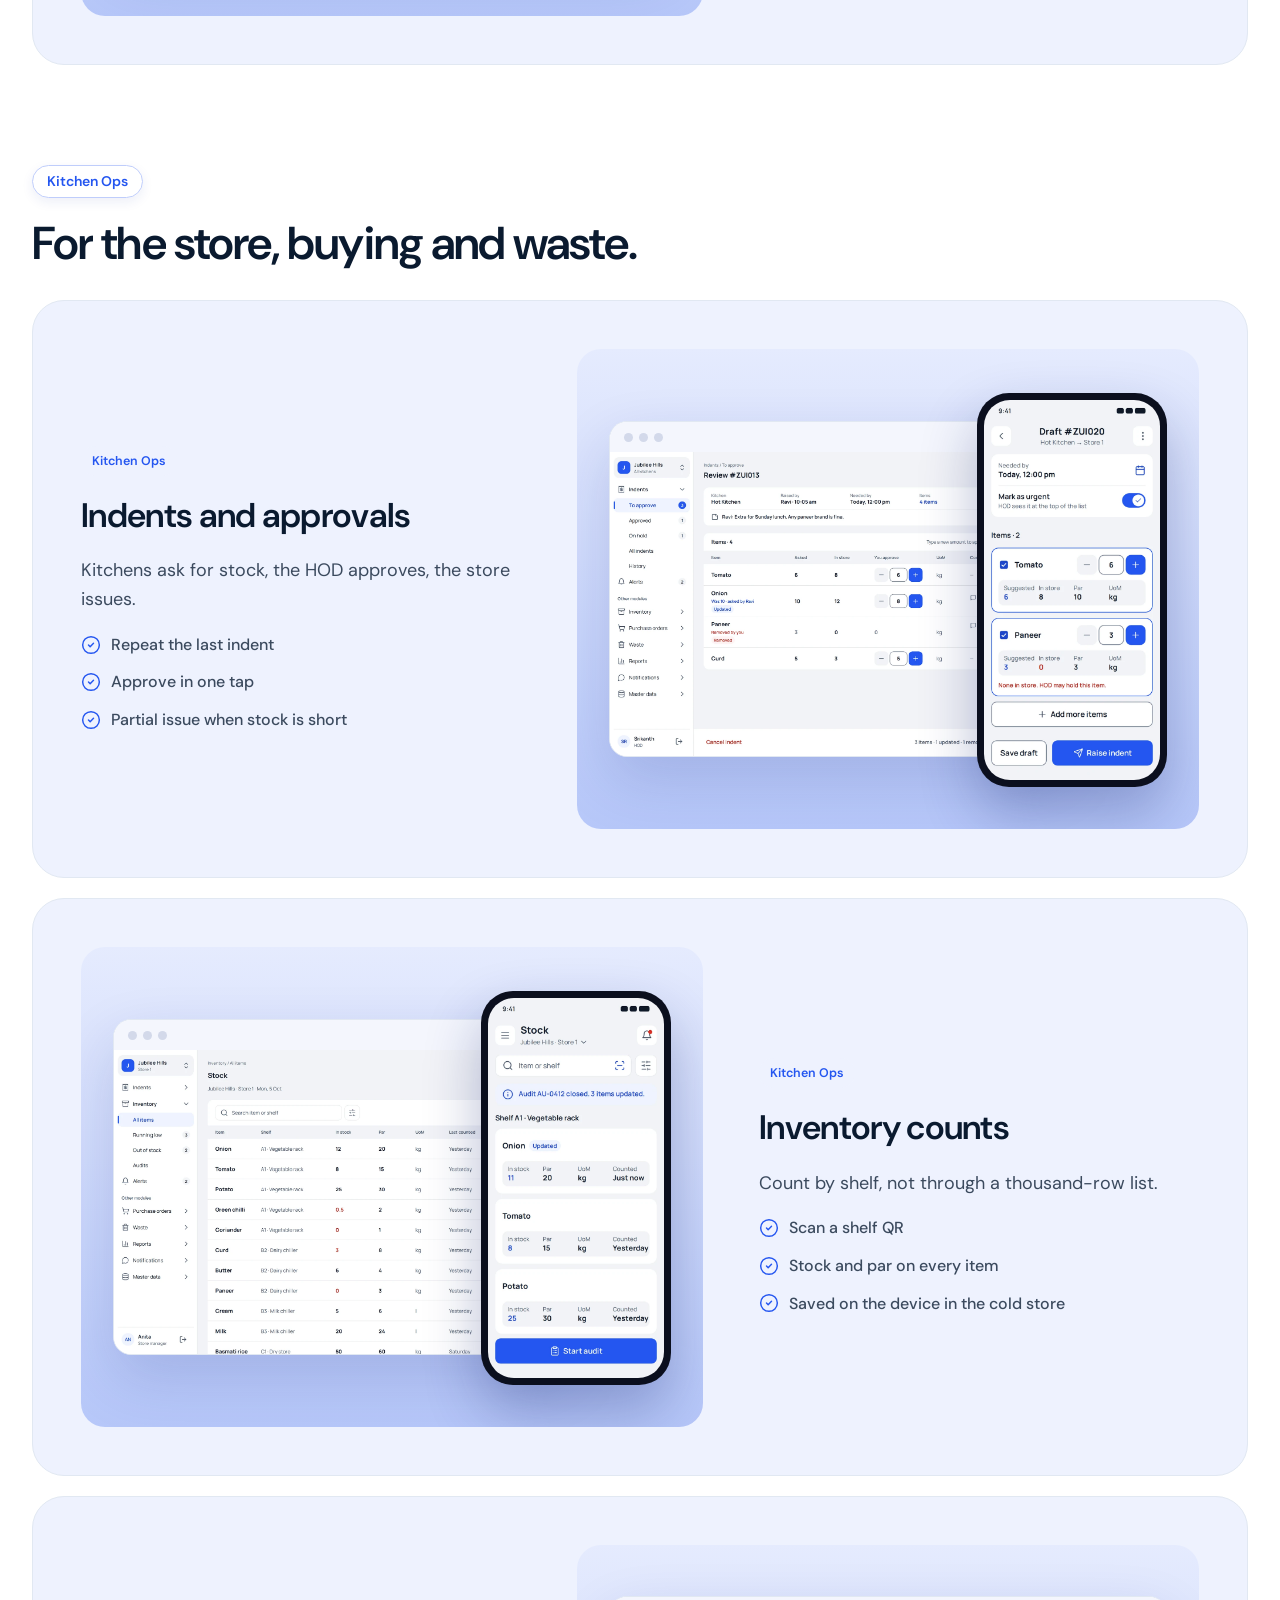
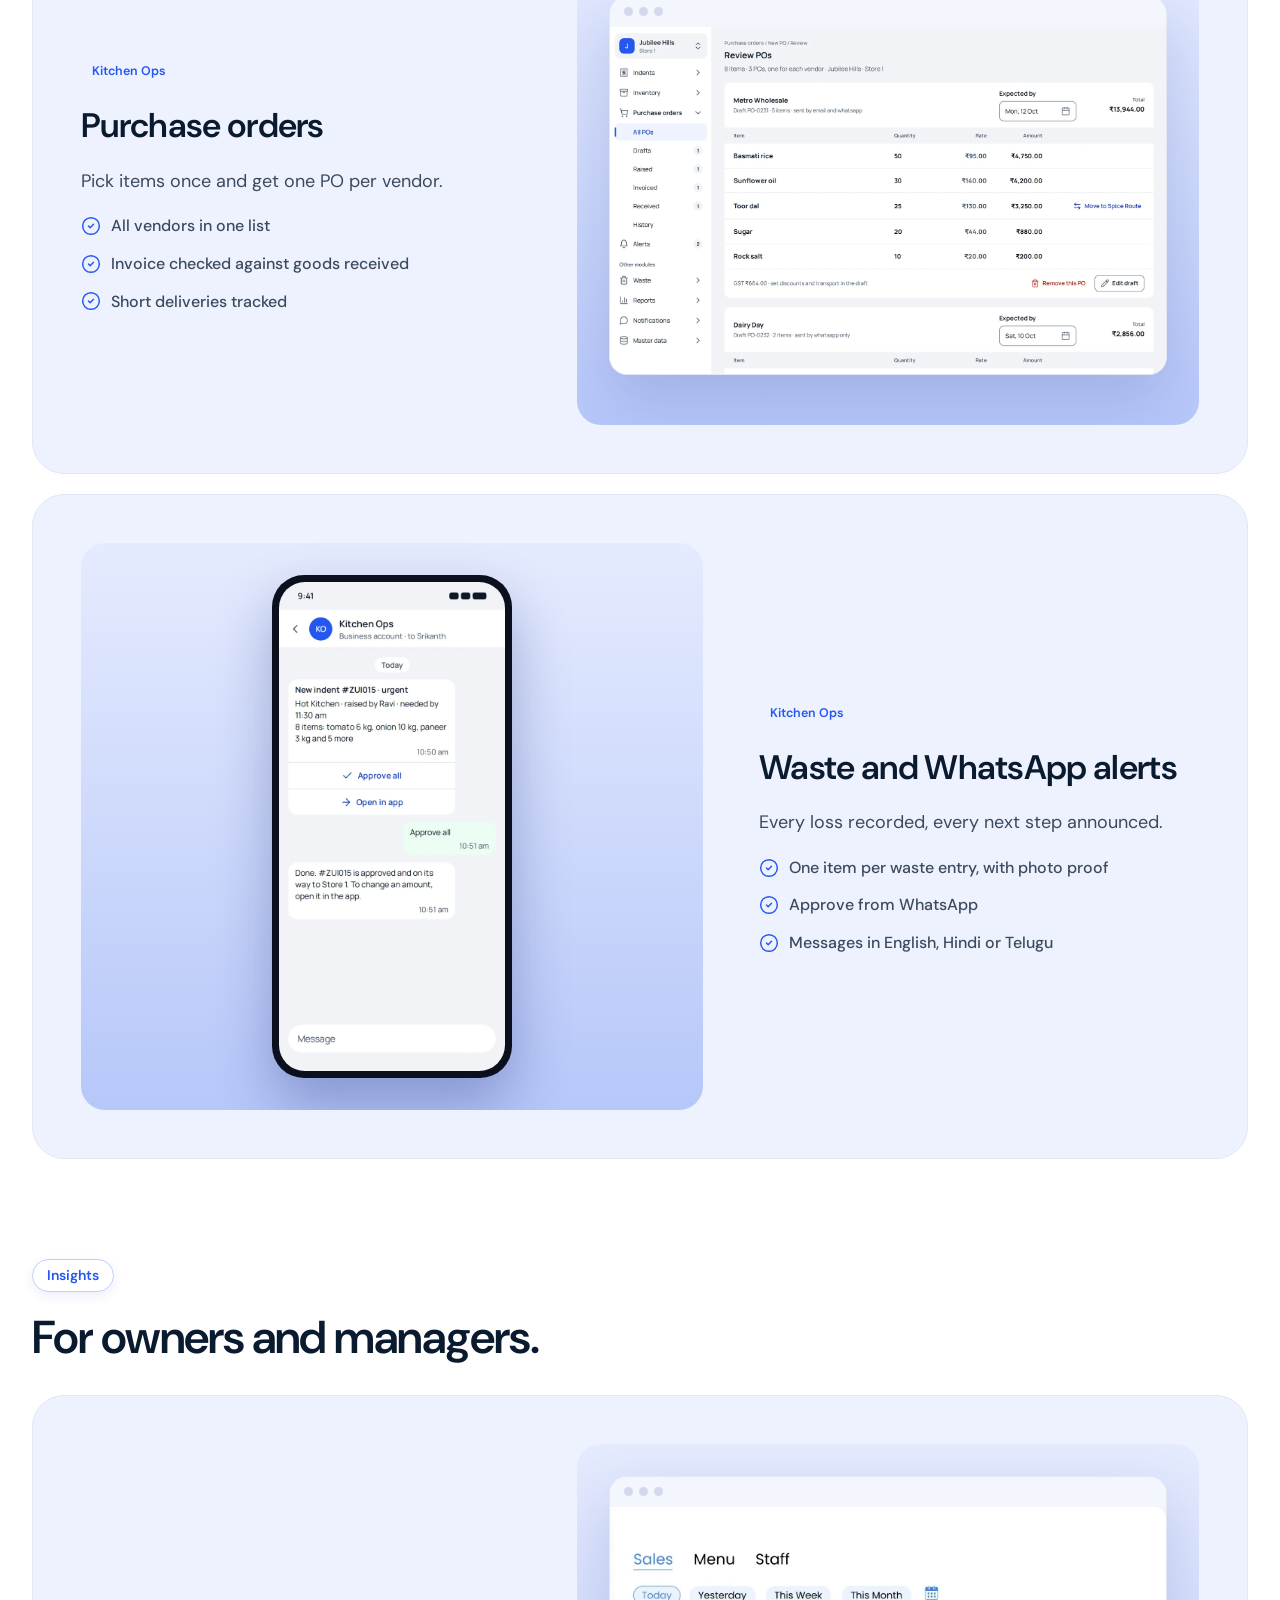
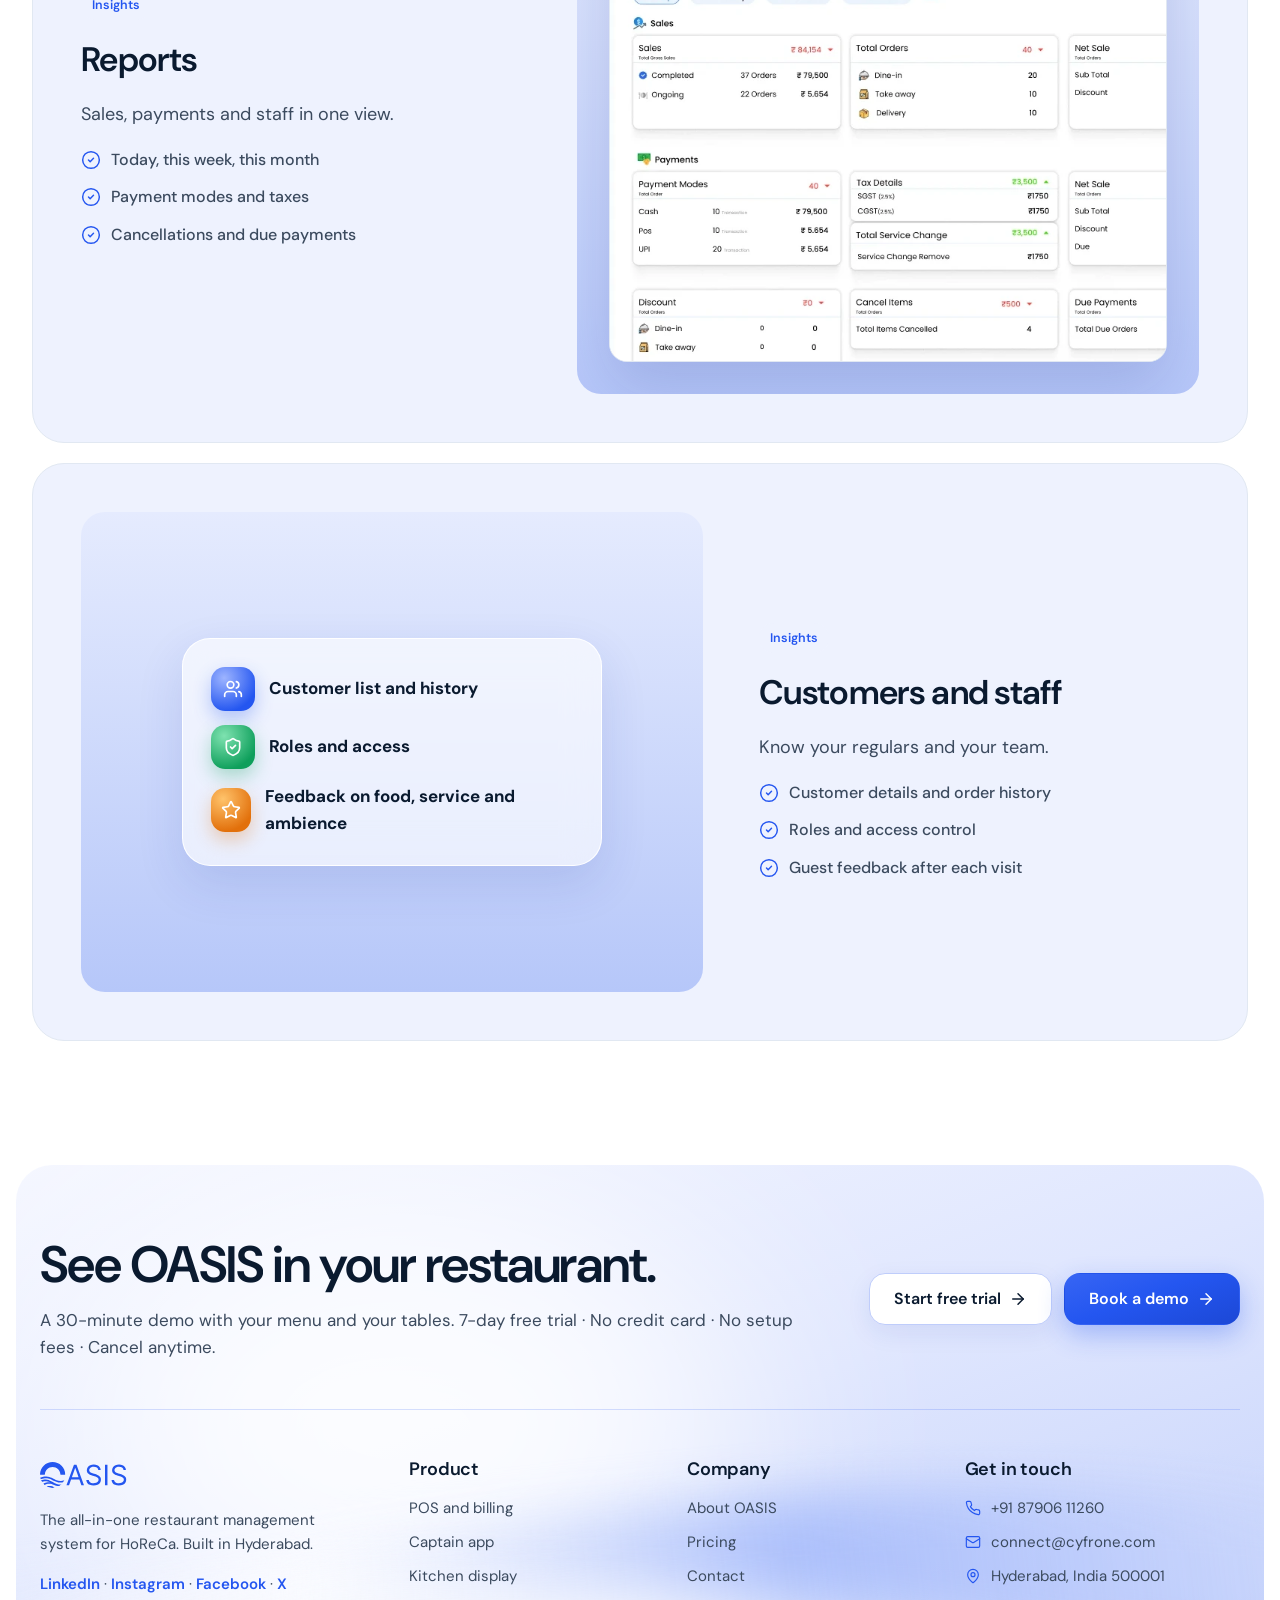
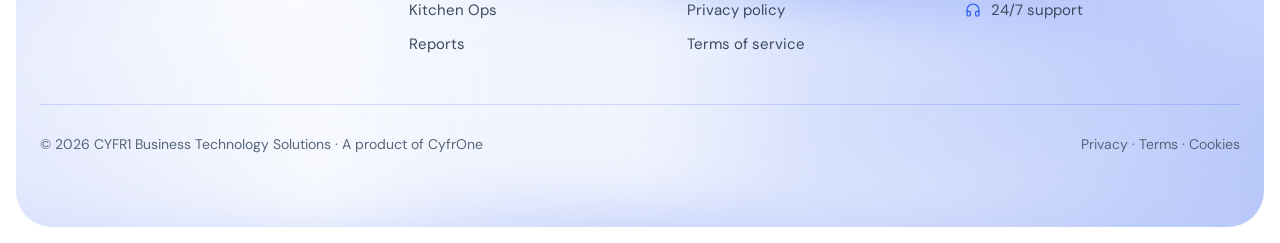
<file: features.html>
<!doctype html>
<html lang="en">
<head>
<meta charset="utf-8">
<meta name="viewport" content="width=device-width, initial-scale=1">
<title>Features · OASIS RMS</title>
<meta name="description" content="Everything your restaurant runs on: POS, captain app, tables, kitchen display, Kitchen Ops and reports.">
<meta name="theme-color" content="#2456F0">
<link rel="icon" href="assets/img/favicon.svg" type="image/svg+xml">
<link rel="preconnect" href="https://fonts.googleapis.com">
<link rel="preconnect" href="https://fonts.gstatic.com" crossorigin>
<link rel="stylesheet" href="https://fonts.googleapis.com/css2?family=DM+Sans:opsz,wght@9..40,400;9..40,500;9..40,600;9..40,700&display=swap">
<link rel="stylesheet" href="assets/css/styles.css">
<script defer src="assets/js/main.js"></script>
</head>
<body data-page="features">
<svg width="0" height="0" style="position:absolute" aria-hidden="true"><symbol id="i-arrow-right" viewBox="0 0 24 24"><path d="M5 12h14" /> <path d="m12 5 7 7-7 7" /></symbol><symbol id="i-check" viewBox="0 0 24 24"><path d="M20 6 9 17l-5-5" /></symbol><symbol id="i-plus" viewBox="0 0 24 24"><path d="M5 12h14" /> <path d="M12 5v14" /></symbol><symbol id="i-menu" viewBox="0 0 24 24"><line x1="4" x2="20" y1="12" y2="12" /> <line x1="4" x2="20" y1="6" y2="6" /> <line x1="4" x2="20" y1="18" y2="18" /></symbol><symbol id="i-x" viewBox="0 0 24 24"><path d="M18 6 6 18" /> <path d="m6 6 12 12" /></symbol><symbol id="i-phone" viewBox="0 0 24 24"><path d="M22 16.92v3a2 2 0 0 1-2.18 2 19.79 19.79 0 0 1-8.63-3.07 19.5 19.5 0 0 1-6-6 19.79 19.79 0 0 1-3.07-8.67A2 2 0 0 1 4.11 2h3a2 2 0 0 1 2 1.72 12.84 12.84 0 0 0 .7 2.81 2 2 0 0 1-.45 2.11L8.09 9.91a16 16 0 0 0 6 6l1.27-1.27a2 2 0 0 1 2.11-.45 12.84 12.84 0 0 0 2.81.7A2 2 0 0 1 22 16.92z" /></symbol><symbol id="i-mail" viewBox="0 0 24 24"><rect width="20" height="16" x="2" y="4" rx="2" /> <path d="m22 7-8.97 5.7a1.94 1.94 0 0 1-2.06 0L2 7" /></symbol><symbol id="i-map-pin" viewBox="0 0 24 24"><path d="M20 10c0 4.993-5.539 10.193-7.399 11.799a1 1 0 0 1-1.202 0C9.539 20.193 4 14.993 4 10a8 8 0 0 1 16 0" /> <circle cx="12" cy="10" r="3" /></symbol><symbol id="i-message-circle" viewBox="0 0 24 24"><path d="M7.9 20A9 9 0 1 0 4 16.1L2 22Z" /></symbol><symbol id="i-clock" viewBox="0 0 24 24"><circle cx="12" cy="12" r="10" /> <polyline points="12 6 12 12 16 14" /></symbol><symbol id="i-shield-check" viewBox="0 0 24 24"><path d="M20 13c0 5-3.5 7.5-7.66 8.95a1 1 0 0 1-.67-.01C7.5 20.5 4 18 4 13V6a1 1 0 0 1 1-1c2 0 4.5-1.2 6.24-2.72a1.17 1.17 0 0 1 1.52 0C14.51 3.81 17 5 19 5a1 1 0 0 1 1 1z" /> <path d="m9 12 2 2 4-4" /></symbol><symbol id="i-cloud" viewBox="0 0 24 24"><path d="M17.5 19H9a7 7 0 1 1 6.71-9h1.79a4.5 4.5 0 1 1 0 9Z" /></symbol><symbol id="i-zap" viewBox="0 0 24 24"><path d="M4 14a1 1 0 0 1-.78-1.63l9.9-10.2a.5.5 0 0 1 .86.46l-1.92 6.02A1 1 0 0 0 13 10h7a1 1 0 0 1 .78 1.63l-9.9 10.2a.5.5 0 0 1-.86-.46l1.92-6.02A1 1 0 0 0 11 14z" /></symbol><symbol id="i-headphones" viewBox="0 0 24 24"><path d="M3 14h3a2 2 0 0 1 2 2v3a2 2 0 0 1-2 2H5a2 2 0 0 1-2-2v-7a9 9 0 0 1 18 0v7a2 2 0 0 1-2 2h-1a2 2 0 0 1-2-2v-3a2 2 0 0 1 2-2h3" /></symbol><symbol id="i-monitor-smartphone" viewBox="0 0 24 24"><path d="M18 8V6a2 2 0 0 0-2-2H4a2 2 0 0 0-2 2v7a2 2 0 0 0 2 2h8" /> <path d="M10 19v-3.96 3.15" /> <path d="M7 19h5" /> <rect width="6" height="10" x="16" y="12" rx="2" /></symbol><symbol id="i-utensils" viewBox="0 0 24 24"><path d="M3 2v7c0 1.1.9 2 2 2h4a2 2 0 0 0 2-2V2" /> <path d="M7 2v20" /> <path d="M21 15V2a5 5 0 0 0-5 5v6c0 1.1.9 2 2 2h3Zm0 0v7" /></symbol><symbol id="i-chef-hat" viewBox="0 0 24 24"><path d="M17 21a1 1 0 0 0 1-1v-5.35c0-.457.316-.844.727-1.041a4 4 0 0 0-2.134-7.589 5 5 0 0 0-9.186 0 4 4 0 0 0-2.134 7.588c.411.198.727.585.727 1.041V20a1 1 0 0 0 1 1Z" /> <path d="M6 17h12" /></symbol><symbol id="i-receipt" viewBox="0 0 24 24"><path d="M4 2v20l2-1 2 1 2-1 2 1 2-1 2 1 2-1 2 1V2l-2 1-2-1-2 1-2-1-2 1-2-1-2 1Z" /> <path d="M16 8h-6a2 2 0 1 0 0 4h4a2 2 0 1 1 0 4H8" /> <path d="M12 17.5v-11" /></symbol><symbol id="i-layout-grid" viewBox="0 0 24 24"><rect width="7" height="7" x="3" y="3" rx="1" /> <rect width="7" height="7" x="14" y="3" rx="1" /> <rect width="7" height="7" x="14" y="14" rx="1" /> <rect width="7" height="7" x="3" y="14" rx="1" /></symbol><symbol id="i-printer" viewBox="0 0 24 24"><path d="M6 18H4a2 2 0 0 1-2-2v-5a2 2 0 0 1 2-2h16a2 2 0 0 1 2 2v5a2 2 0 0 1-2 2h-2" /> <path d="M6 9V3a1 1 0 0 1 1-1h10a1 1 0 0 1 1 1v6" /> <rect x="6" y="14" width="12" height="8" rx="1" /></symbol><symbol id="i-package" viewBox="0 0 24 24"><path d="M11 21.73a2 2 0 0 0 2 0l7-4A2 2 0 0 0 21 16V8a2 2 0 0 0-1-1.73l-7-4a2 2 0 0 0-2 0l-7 4A2 2 0 0 0 3 8v8a2 2 0 0 0 1 1.73z" /> <path d="M12 22V12" /> <path d="m3.3 7 7.703 4.734a2 2 0 0 0 1.994 0L20.7 7" /> <path d="m7.5 4.27 9 5.15" /></symbol><symbol id="i-clipboard-list" viewBox="0 0 24 24"><rect width="8" height="4" x="8" y="2" rx="1" ry="1" /> <path d="M16 4h2a2 2 0 0 1 2 2v14a2 2 0 0 1-2 2H6a2 2 0 0 1-2-2V6a2 2 0 0 1 2-2h2" /> <path d="M12 11h4" /> <path d="M12 16h4" /> <path d="M8 11h.01" /> <path d="M8 16h.01" /></symbol><symbol id="i-shopping-cart" viewBox="0 0 24 24"><circle cx="8" cy="21" r="1" /> <circle cx="19" cy="21" r="1" /> <path d="M2.05 2.05h2l2.66 12.42a2 2 0 0 0 2 1.58h9.78a2 2 0 0 0 1.95-1.57l1.65-7.43H5.12" /></symbol><symbol id="i-trash-2" viewBox="0 0 24 24"><path d="M3 6h18" /> <path d="M19 6v14c0 1-1 2-2 2H7c-1 0-2-1-2-2V6" /> <path d="M8 6V4c0-1 1-2 2-2h4c1 0 2 1 2 2v2" /> <line x1="10" x2="10" y1="11" y2="17" /> <line x1="14" x2="14" y1="11" y2="17" /></symbol><symbol id="i-chart-column" viewBox="0 0 24 24"><path d="M3 3v16a2 2 0 0 0 2 2h16" /> <path d="M18 17V9" /> <path d="M13 17V5" /> <path d="M8 17v-3" /></symbol><symbol id="i-users" viewBox="0 0 24 24"><path d="M16 21v-2a4 4 0 0 0-4-4H6a4 4 0 0 0-4 4v2" /> <circle cx="9" cy="7" r="4" /> <path d="M22 21v-2a4 4 0 0 0-3-3.87" /> <path d="M16 3.13a4 4 0 0 1 0 7.75" /></symbol><symbol id="i-star" viewBox="0 0 24 24"><path d="M11.525 2.295a.53.53 0 0 1 .95 0l2.31 4.679a2.123 2.123 0 0 0 1.595 1.16l5.166.756a.53.53 0 0 1 .294.904l-3.736 3.638a2.123 2.123 0 0 0-.611 1.878l.882 5.14a.53.53 0 0 1-.771.56l-4.618-2.428a2.122 2.122 0 0 0-1.973 0L6.396 21.01a.53.53 0 0 1-.77-.56l.881-5.139a2.122 2.122 0 0 0-.611-1.879L2.16 9.795a.53.53 0 0 1 .294-.906l5.165-.755a2.122 2.122 0 0 0 1.597-1.16z" /></symbol><symbol id="i-qr-code" viewBox="0 0 24 24"><rect width="5" height="5" x="3" y="3" rx="1" /> <rect width="5" height="5" x="16" y="3" rx="1" /> <rect width="5" height="5" x="3" y="16" rx="1" /> <path d="M21 16h-3a2 2 0 0 0-2 2v3" /> <path d="M21 21v.01" /> <path d="M12 7v3a2 2 0 0 1-2 2H7" /> <path d="M3 12h.01" /> <path d="M12 3h.01" /> <path d="M12 16v.01" /> <path d="M16 12h1" /> <path d="M21 12v.01" /> <path d="M12 21v-1" /></symbol><symbol id="i-sparkles" viewBox="0 0 24 24"><path d="M9.937 15.5A2 2 0 0 0 8.5 14.063l-6.135-1.582a.5.5 0 0 1 0-.962L8.5 9.936A2 2 0 0 0 9.937 8.5l1.582-6.135a.5.5 0 0 1 .963 0L14.063 8.5A2 2 0 0 0 15.5 9.937l6.135 1.581a.5.5 0 0 1 0 .964L15.5 14.063a2 2 0 0 0-1.437 1.437l-1.582 6.135a.5.5 0 0 1-.963 0z" /> <path d="M20 3v4" /> <path d="M22 5h-4" /> <path d="M4 17v2" /> <path d="M5 18H3" /></symbol><symbol id="i-timer" viewBox="0 0 24 24"><line x1="10" x2="14" y1="2" y2="2" /> <line x1="12" x2="15" y1="14" y2="11" /> <circle cx="12" cy="14" r="8" /></symbol><symbol id="i-smartphone" viewBox="0 0 24 24"><rect width="14" height="20" x="5" y="2" rx="2" ry="2" /> <path d="M12 18h.01" /></symbol><symbol id="i-tablet" viewBox="0 0 24 24"><rect width="16" height="20" x="4" y="2" rx="2" ry="2" /> <line x1="12" x2="12.01" y1="18" y2="18" /></symbol><symbol id="i-wallet" viewBox="0 0 24 24"><path d="M19 7V4a1 1 0 0 0-1-1H5a2 2 0 0 0 0 4h15a1 1 0 0 1 1 1v4h-3a2 2 0 0 0 0 4h3a1 1 0 0 0 1-1v-2a1 1 0 0 0-1-1" /> <path d="M3 5v14a2 2 0 0 0 2 2h15a1 1 0 0 0 1-1v-4" /></symbol><symbol id="i-bell" viewBox="0 0 24 24"><path d="M6 8a6 6 0 0 1 12 0c0 7 3 9 3 9H3s3-2 3-9" /> <path d="M10.3 21a1.94 1.94 0 0 0 3.4 0" /></symbol><symbol id="i-circle-check" viewBox="0 0 24 24"><circle cx="12" cy="12" r="10" /> <path d="m9 12 2 2 4-4" /></symbol><symbol id="i-rocket" viewBox="0 0 24 24"><path d="M4.5 16.5c-1.5 1.26-2 5-2 5s3.74-.5 5-2c.71-.84.7-2.13-.09-2.91a2.18 2.18 0 0 0-2.91-.09z" /> <path d="m12 15-3-3a22 22 0 0 1 2-3.95A12.88 12.88 0 0 1 22 2c0 2.72-.78 7.5-6 11a22.35 22.35 0 0 1-4 2z" /> <path d="M9 12H4s.55-3.03 2-4c1.62-1.08 5 0 5 0" /> <path d="M12 15v5s3.03-.55 4-2c1.08-1.62 0-5 0-5" /></symbol><symbol id="i-user-round" viewBox="0 0 24 24"><circle cx="12" cy="8" r="5" /> <path d="M20 21a8 8 0 0 0-16 0" /></symbol><symbol id="i-store" viewBox="0 0 24 24"><path d="m2 7 4.41-4.41A2 2 0 0 1 7.83 2h8.34a2 2 0 0 1 1.42.59L22 7" /> <path d="M4 12v8a2 2 0 0 0 2 2h12a2 2 0 0 0 2-2v-8" /> <path d="M15 22v-4a2 2 0 0 0-2-2h-2a2 2 0 0 0-2 2v4" /> <path d="M2 7h20" /> <path d="M22 7v3a2 2 0 0 1-2 2a2.7 2.7 0 0 1-1.59-.63.7.7 0 0 0-.82 0A2.7 2.7 0 0 1 16 12a2.7 2.7 0 0 1-1.59-.63.7.7 0 0 0-.82 0A2.7 2.7 0 0 1 12 12a2.7 2.7 0 0 1-1.59-.63.7.7 0 0 0-.82 0A2.7 2.7 0 0 1 8 12a2.7 2.7 0 0 1-1.59-.63.7.7 0 0 0-.82 0A2.7 2.7 0 0 1 4 12a2 2 0 0 1-2-2V7" /></symbol><symbol id="i-layers" viewBox="0 0 24 24"><path d="m12.83 2.18a2 2 0 0 0-1.66 0L2.6 6.08a1 1 0 0 0 0 1.83l8.58 3.91a2 2 0 0 0 1.66 0l8.58-3.9a1 1 0 0 0 0-1.83Z" /> <path d="m22 17.65-9.17 4.16a2 2 0 0 1-1.66 0L2 17.65" /> <path d="m22 12.65-9.17 4.16a2 2 0 0 1-1.66 0L2 12.65" /></symbol><symbol id="i-calendar-check" viewBox="0 0 24 24"><path d="M8 2v4" /> <path d="M16 2v4" /> <rect width="18" height="18" x="3" y="4" rx="2" /> <path d="M3 10h18" /> <path d="m9 16 2 2 4-4" /></symbol><symbol id="i-percent" viewBox="0 0 24 24"><line x1="19" x2="5" y1="5" y2="19" /> <circle cx="6.5" cy="6.5" r="2.5" /> <circle cx="17.5" cy="17.5" r="2.5" /></symbol><symbol id="i-truck" viewBox="0 0 24 24"><path d="M14 18V6a2 2 0 0 0-2-2H4a2 2 0 0 0-2 2v11a1 1 0 0 0 1 1h2" /> <path d="M15 18H9" /> <path d="M19 18h2a1 1 0 0 0 1-1v-3.65a1 1 0 0 0-.22-.624l-3.48-4.35A1 1 0 0 0 17.52 8H14" /> <circle cx="17" cy="18" r="2" /> <circle cx="7" cy="18" r="2" /></symbol><symbol id="i-search" viewBox="0 0 24 24"><circle cx="11" cy="11" r="8" /> <path d="m21 21-4.3-4.3" /></symbol><symbol id="i-arrow-up-right" viewBox="0 0 24 24"><path d="M7 7h10v10" /> <path d="M7 17 17 7" /></symbol><symbol id="i-quote" viewBox="0 0 24 24"><path d="M16 3a2 2 0 0 0-2 2v6a2 2 0 0 0 2 2 1 1 0 0 1 1 1v1a2 2 0 0 1-2 2 1 1 0 0 0-1 1v2a1 1 0 0 0 1 1 6 6 0 0 0 6-6V5a2 2 0 0 0-2-2z" /> <path d="M5 3a2 2 0 0 0-2 2v6a2 2 0 0 0 2 2 1 1 0 0 1 1 1v1a2 2 0 0 1-2 2 1 1 0 0 0-1 1v2a1 1 0 0 0 1 1 6 6 0 0 0 6-6V5a2 2 0 0 0-2-2z" /></symbol><symbol id="i-play" viewBox="0 0 24 24"><polygon points="6 3 20 12 6 21 6 3" /></symbol></svg>

<a class="skip" href="#main">Skip to content</a>
<header class="site-header" data-header>
  <div class="wrap header-row">
    <nav class="glass nav-pill" aria-label="Main">
      <a class="logo" href="index.html"><img src="assets/img/oasis-logo.svg" alt="OASIS home" width="246" height="95"></a>
      <ul class="nav-links"><li><a href="index.html">Product</a></li><li><a href="features.html" aria-current="page">Features</a></li><li><a href="pricing.html">Pricing</a></li><li><a href="contact.html">Contact</a></li></ul>
    </nav>
    <div class="glass nav-actions">
      <a class="nav-phone" href="tel:+918790611260"><svg class="ic" aria-hidden="true"><use href="#i-phone"/></svg><span><small>Talk to us</small>+91 87906 11260</span></a>
      <a class="btn btn-primary" href="contact.html"><span>Book a demo</span><svg class="ic btn-arrow" aria-hidden="true"><use href="#i-arrow-right"/></svg></a>
    </div>
    <button class="menu-btn glass" type="button" aria-expanded="false" aria-controls="mobile-menu" data-menu-open><svg class="ic" aria-hidden="true"><use href="#i-menu"/></svg><span class="sr">Open menu</span></button>
  </div>
  <div class="mobile-menu" id="mobile-menu" hidden data-menu>
    <div class="mobile-sheet">
      <div class="mobile-top"><a class="logo" href="index.html"><img src="assets/img/oasis-logo.svg" alt="OASIS home" width="246" height="95"></a><button class="menu-btn" type="button" data-menu-close><svg class="ic" aria-hidden="true"><use href="#i-x"/></svg><span class="sr">Close menu</span></button></div>
      <ul><li><a href="index.html">Product<svg class="ic" aria-hidden="true"><use href="#i-arrow-up-right"/></svg></a></li><li><a href="features.html" aria-current="page">Features<svg class="ic" aria-hidden="true"><use href="#i-arrow-up-right"/></svg></a></li><li><a href="pricing.html">Pricing<svg class="ic" aria-hidden="true"><use href="#i-arrow-up-right"/></svg></a></li><li><a href="contact.html">Contact<svg class="ic" aria-hidden="true"><use href="#i-arrow-up-right"/></svg></a></li></ul>
      <a class="nav-phone" href="tel:+918790611260"><svg class="ic" aria-hidden="true"><use href="#i-phone"/></svg><span>+91 87906 11260</span></a>
      <a class="btn btn-primary btn-block" href="contact.html"><span>Book a demo</span><svg class="ic btn-arrow" aria-hidden="true"><use href="#i-arrow-right"/></svg></a>
      <a class="btn btn-secondary btn-block" href="contact.html"><span>Start 7-day free trial</span><svg class="ic btn-arrow" aria-hidden="true"><use href="#i-arrow-right"/></svg></a>
    </div>
  </div>
</header>
<main id="main">

<section class="shell hero hero-short">
  <div class="waves" aria-hidden="true"><span class="glow"></span><span class="wave w1"></span><span class="wave w2"></span></div>
  <div class="wrap hero-copy">
    <span class="pill intro" style="--d:0">Features</span>
    <h1 class="intro" style="--d:1">Everything your restaurant runs on.</h1>
    <p class="lead intro" style="--d:2">One login, one set of data, from the first order to the month-end report.</p>
    <div class="filters intro" style="--d:3" role="group" aria-label="Filter features">
      <button type="button" class="filter is-on" aria-pressed="true" data-filter="all">All</button>
      <button type="button" class="filter" aria-pressed="false" data-filter="ordering">Ordering system</button><button type="button" class="filter" aria-pressed="false" data-filter="kitchen-ops">Kitchen Ops</button><button type="button" class="filter" aria-pressed="false" data-filter="insights">Insights</button>
    </div>
  </div>
</section>

<section class="section wrap feat-group" id="ordering" data-group="ordering">
  <div class="sec-head" data-reveal><div><span class="pill">Ordering system</span><h2 data-split>For the floor and the kitchen.</h2></div></div>
  
  <article class="feat" data-reveal>
    <div class="feat-text"><span class="tag">Ordering system</span><h3>POS and billing</h3><p>Fast billing for dine-in, takeaway and delivery.</p><ul class="checks"><li><svg class="ic" aria-hidden="true"><use href="#i-circle-check"/></svg><span>Split and combine bills</span></li><li><svg class="ic" aria-hidden="true"><use href="#i-circle-check"/></svg><span>Taxes, discounts and service charge</span></li><li><svg class="ic" aria-hidden="true"><use href="#i-circle-check"/></svg><span>Cash, card and UPI</span></li></ul></div>
    <div class="feat-visual"><figure class="browser"><div class="browser-bar"><i></i><i></i><i></i></div><img src="assets/img/pos.webp" alt="POS table grid and table details" width="1000" height="638" loading="lazy"></figure></div>
  </article>
  <article class="feat flip" data-reveal>
    <div class="feat-text"><span class="tag">Ordering system</span><h3>Captain app</h3><p>Take orders at the table, on a phone.</p><ul class="checks"><li><svg class="ic" aria-hidden="true"><use href="#i-circle-check"/></svg><span>Live table status</span></li><li><svg class="ic" aria-hidden="true"><use href="#i-circle-check"/></svg><span>Send straight to the kitchen</span></li><li><svg class="ic" aria-hidden="true"><use href="#i-circle-check"/></svg><span>Notes for each dish</span></li></ul></div>
    <div class="feat-visual blue-panel"><div class="pair"><figure class="phone phone-sm"><img src="assets/img/captain-tables.webp" alt="Captain app table status" width="600" height="1298" loading="lazy"></figure><figure class="phone phone-sm"><img src="assets/img/captain-menu.webp" alt="Captain app menu" width="600" height="1298" loading="lazy"></figure></div></div>
  </article>
  <article class="feat" data-reveal>
    <div class="feat-text"><span class="tag">Ordering system</span><h3>Table management</h3><p>Every table's status at a glance.</p><ul class="checks"><li><svg class="ic" aria-hidden="true"><use href="#i-circle-check"/></svg><span>Floors and sections</span></li><li><svg class="ic" aria-hidden="true"><use href="#i-circle-check"/></svg><span>Assign, split and combine tables</span></li><li><svg class="ic" aria-hidden="true"><use href="#i-circle-check"/></svg><span>Reserve a table</span></li></ul></div>
    <div class="feat-visual"><figure class="browser"><div class="browser-bar"><i></i><i></i><i></i></div><img src="assets/img/tables.webp" alt="Table management with floors and an assign-table panel" width="883" height="634" loading="lazy"></figure></div>
  </article>
  <article class="feat flip" data-reveal>
    <div class="feat-text"><span class="tag">Ordering system</span><h3>Kitchen display</h3><p>A live ticket queue, sorted by wait time.</p><ul class="checks"><li><svg class="ic" aria-hidden="true"><use href="#i-circle-check"/></svg><span>New, preparing and ready columns</span></li><li><svg class="ic" aria-hidden="true"><use href="#i-circle-check"/></svg><span>Allergy notes on the ticket</span></li><li><svg class="ic" aria-hidden="true"><use href="#i-circle-check"/></svg><span>Added items stand out</span></li></ul></div>
    <div class="feat-visual blue-panel"><figure class="browser"><div class="browser-bar"><i></i><i></i><i></i></div><img src="assets/img/kds.webp" alt="Kitchen display ticket columns" width="1090" height="629" loading="lazy"></figure></div>
  </article>
</section>
<section class="section wrap feat-group" id="kitchen-ops" data-group="kitchen-ops">
  <div class="sec-head" data-reveal><div><span class="pill">Kitchen Ops</span><h2 data-split>For the store, buying and waste.</h2></div></div>
  
  <article class="feat" data-reveal>
    <div class="feat-text"><span class="tag">Kitchen Ops</span><h3>Indents and approvals</h3><p>Kitchens ask for stock, the HOD approves, the store issues.</p><ul class="checks"><li><svg class="ic" aria-hidden="true"><use href="#i-circle-check"/></svg><span>Repeat the last indent</span></li><li><svg class="ic" aria-hidden="true"><use href="#i-circle-check"/></svg><span>Approve in one tap</span></li><li><svg class="ic" aria-hidden="true"><use href="#i-circle-check"/></svg><span>Partial issue when stock is short</span></li></ul></div>
    <div class="feat-visual"><div class="combo"><figure class="browser"><div class="browser-bar"><i></i><i></i><i></i></div><img src="assets/img/ko-approvals.webp" alt="Indent review screen for the head of department" width="1600" height="1067" loading="lazy"></figure><figure class="phone phone-sm"><img src="assets/img/ko-indent.webp" alt="Indent draft on a phone" width="600" height="1298" loading="lazy"></figure></div></div>
  </article>
  <article class="feat flip" data-reveal>
    <div class="feat-text"><span class="tag">Kitchen Ops</span><h3>Inventory counts</h3><p>Count by shelf, not through a thousand-row list.</p><ul class="checks"><li><svg class="ic" aria-hidden="true"><use href="#i-circle-check"/></svg><span>Scan a shelf QR</span></li><li><svg class="ic" aria-hidden="true"><use href="#i-circle-check"/></svg><span>Stock and par on every item</span></li><li><svg class="ic" aria-hidden="true"><use href="#i-circle-check"/></svg><span>Saved on the device in the cold store</span></li></ul></div>
    <div class="feat-visual blue-panel"><div class="combo"><figure class="browser"><div class="browser-bar"><i></i><i></i><i></i></div><img src="assets/img/ko-inventory.webp" alt="Inventory stock list on desktop" width="1600" height="1067" loading="lazy"></figure><figure class="phone phone-sm"><img src="assets/img/ko-stock-count.webp" alt="Shelf count on a phone" width="600" height="1298" loading="lazy"></figure></div></div>
  </article>
  <article class="feat" data-reveal>
    <div class="feat-text"><span class="tag">Kitchen Ops</span><h3>Purchase orders</h3><p>Pick items once and get one PO per vendor.</p><ul class="checks"><li><svg class="ic" aria-hidden="true"><use href="#i-circle-check"/></svg><span>All vendors in one list</span></li><li><svg class="ic" aria-hidden="true"><use href="#i-circle-check"/></svg><span>Invoice checked against goods received</span></li><li><svg class="ic" aria-hidden="true"><use href="#i-circle-check"/></svg><span>Short deliveries tracked</span></li></ul></div>
    <div class="feat-visual"><figure class="browser crop"><div class="browser-bar"><i></i><i></i><i></i></div><img src="assets/img/ko-purchase-orders.webp" alt="Purchase order screen" width="1600" height="1724" loading="lazy"></figure></div>
  </article>
  <article class="feat flip" data-reveal>
    <div class="feat-text"><span class="tag">Kitchen Ops</span><h3>Waste and WhatsApp alerts</h3><p>Every loss recorded, every next step announced.</p><ul class="checks"><li><svg class="ic" aria-hidden="true"><use href="#i-circle-check"/></svg><span>One item per waste entry, with photo proof</span></li><li><svg class="ic" aria-hidden="true"><use href="#i-circle-check"/></svg><span>Approve from WhatsApp</span></li><li><svg class="ic" aria-hidden="true"><use href="#i-circle-check"/></svg><span>Messages in English, Hindi or Telugu</span></li></ul></div>
    <div class="feat-visual blue-panel"><figure class="phone phone-md"><img src="assets/img/ko-whatsapp.webp" alt="WhatsApp approval message" width="600" height="1298" loading="lazy"></figure></div>
  </article>
</section>
<section class="section wrap feat-group" id="insights" data-group="insights">
  <div class="sec-head" data-reveal><div><span class="pill">Insights</span><h2 data-split>For owners and managers.</h2></div></div>
  
  <article class="feat" data-reveal>
    <div class="feat-text"><span class="tag">Insights</span><h3>Reports</h3><p>Sales, payments and staff in one view.</p><ul class="checks"><li><svg class="ic" aria-hidden="true"><use href="#i-circle-check"/></svg><span>Today, this week, this month</span></li><li><svg class="ic" aria-hidden="true"><use href="#i-circle-check"/></svg><span>Payment modes and taxes</span></li><li><svg class="ic" aria-hidden="true"><use href="#i-circle-check"/></svg><span>Cancellations and due payments</span></li></ul></div>
    <div class="feat-visual"><figure class="browser"><div class="browser-bar"><i></i><i></i><i></i></div><img src="assets/img/reports.webp" alt="Sales report" width="742" height="606" loading="lazy"></figure></div>
  </article>
  <article class="feat flip" data-reveal>
    <div class="feat-text"><span class="tag">Insights</span><h3>Customers and staff</h3><p>Know your regulars and your team.</p><ul class="checks"><li><svg class="ic" aria-hidden="true"><use href="#i-circle-check"/></svg><span>Customer details and order history</span></li><li><svg class="ic" aria-hidden="true"><use href="#i-circle-check"/></svg><span>Roles and access control</span></li><li><svg class="ic" aria-hidden="true"><use href="#i-circle-check"/></svg><span>Guest feedback after each visit</span></li></ul></div>
    <div class="feat-visual blue-panel"><div class="glass mini-cards"><div><span class="badge badge-blue"><svg class="ic" aria-hidden="true"><use href="#i-users"/></svg></span><strong>Customer list and history</strong></div><div><span class="badge badge-green"><svg class="ic" aria-hidden="true"><use href="#i-shield-check"/></svg></span><strong>Roles and access</strong></div><div><span class="badge badge-amber"><svg class="ic" aria-hidden="true"><use href="#i-star"/></svg></span><strong>Feedback on food, service and ambience</strong></div></div></div>
  </article>
</section>

</main>

<footer class="shell footer" data-reveal>
  <div class="waves" aria-hidden="true"><span class="glow"></span><span class="wave w1"></span><span class="wave w2"></span></div>
  <div class="wrap">
    <div class="cta-row">
      <div>
        <h2 data-split>See OASIS in your restaurant.</h2>
        <p>A 30-minute demo with your menu and your tables. 7-day free trial · No credit card · No setup fees · Cancel anytime.</p>
      </div>
      <div class="btn-row"><a class="btn btn-secondary" href="contact.html"><span>Start free trial</span><svg class="ic btn-arrow" aria-hidden="true"><use href="#i-arrow-right"/></svg></a><a class="btn btn-primary" href="contact.html"><span>Book a demo</span><svg class="ic btn-arrow" aria-hidden="true"><use href="#i-arrow-right"/></svg></a></div>
    </div>
    <hr>
    <div class="foot-cols">
      <div class="foot-brand">
        <a class="logo" href="index.html"><img src="assets/img/oasis-logo.svg" alt="OASIS home" width="246" height="95"></a>
        <p>The all-in-one restaurant management system for HoReCa. Built in Hyderabad.</p>
        <p class="socials"><a href="#">LinkedIn</a> · <a href="#">Instagram</a> · <a href="#">Facebook</a> · <a href="#">X</a></p>
      </div>
      <div><h3>Product</h3><ul><li><a href="features.html#ordering">POS and billing</a></li><li><a href="features.html#ordering">Captain app</a></li><li><a href="features.html#ordering">Kitchen display</a></li><li><a href="features.html#kitchen-ops">Kitchen Ops</a></li><li><a href="features.html#insights">Reports</a></li></ul></div>
      <div><h3>Company</h3><ul><li><a href="index.html">About OASIS</a></li><li><a href="pricing.html">Pricing</a></li><li><a href="contact.html">Contact</a></li><li><a href="#">Privacy policy</a></li><li><a href="#">Terms of service</a></li></ul></div>
      <div><h3>Get in touch</h3><ul class="contact-list">
        <li><svg class="ic" aria-hidden="true"><use href="#i-phone"/></svg><a href="tel:+918790611260">+91 87906 11260</a></li>
        <li><svg class="ic" aria-hidden="true"><use href="#i-mail"/></svg><a href="mailto:connect@cyfrone.com">connect@cyfrone.com</a></li>
        <li><svg class="ic" aria-hidden="true"><use href="#i-map-pin"/></svg><span>Hyderabad, India 500001</span></li>
        <li><svg class="ic" aria-hidden="true"><use href="#i-headphones"/></svg><span>24/7 support</span></li></ul></div>
    </div>
    <hr>
    <div class="foot-bottom"><span>© <span data-year>2026</span> CYFR1 Business Technology Solutions · A product of CyfrOne</span><span><a href="#">Privacy</a> · <a href="#">Terms</a> · <a href="#">Cookies</a></span></div>
  </div>
</footer>
<div class="sticky-cta" data-sticky-cta>
  <div><strong>Book a 30-minute demo</strong><small>Live in 24–48 hours</small></div>
  <a class="btn btn-primary" href="contact.html"><span>Book a demo</span><svg class="ic btn-arrow" aria-hidden="true"><use href="#i-arrow-right"/></svg></a>
</div>
</body>
</html>
</file>
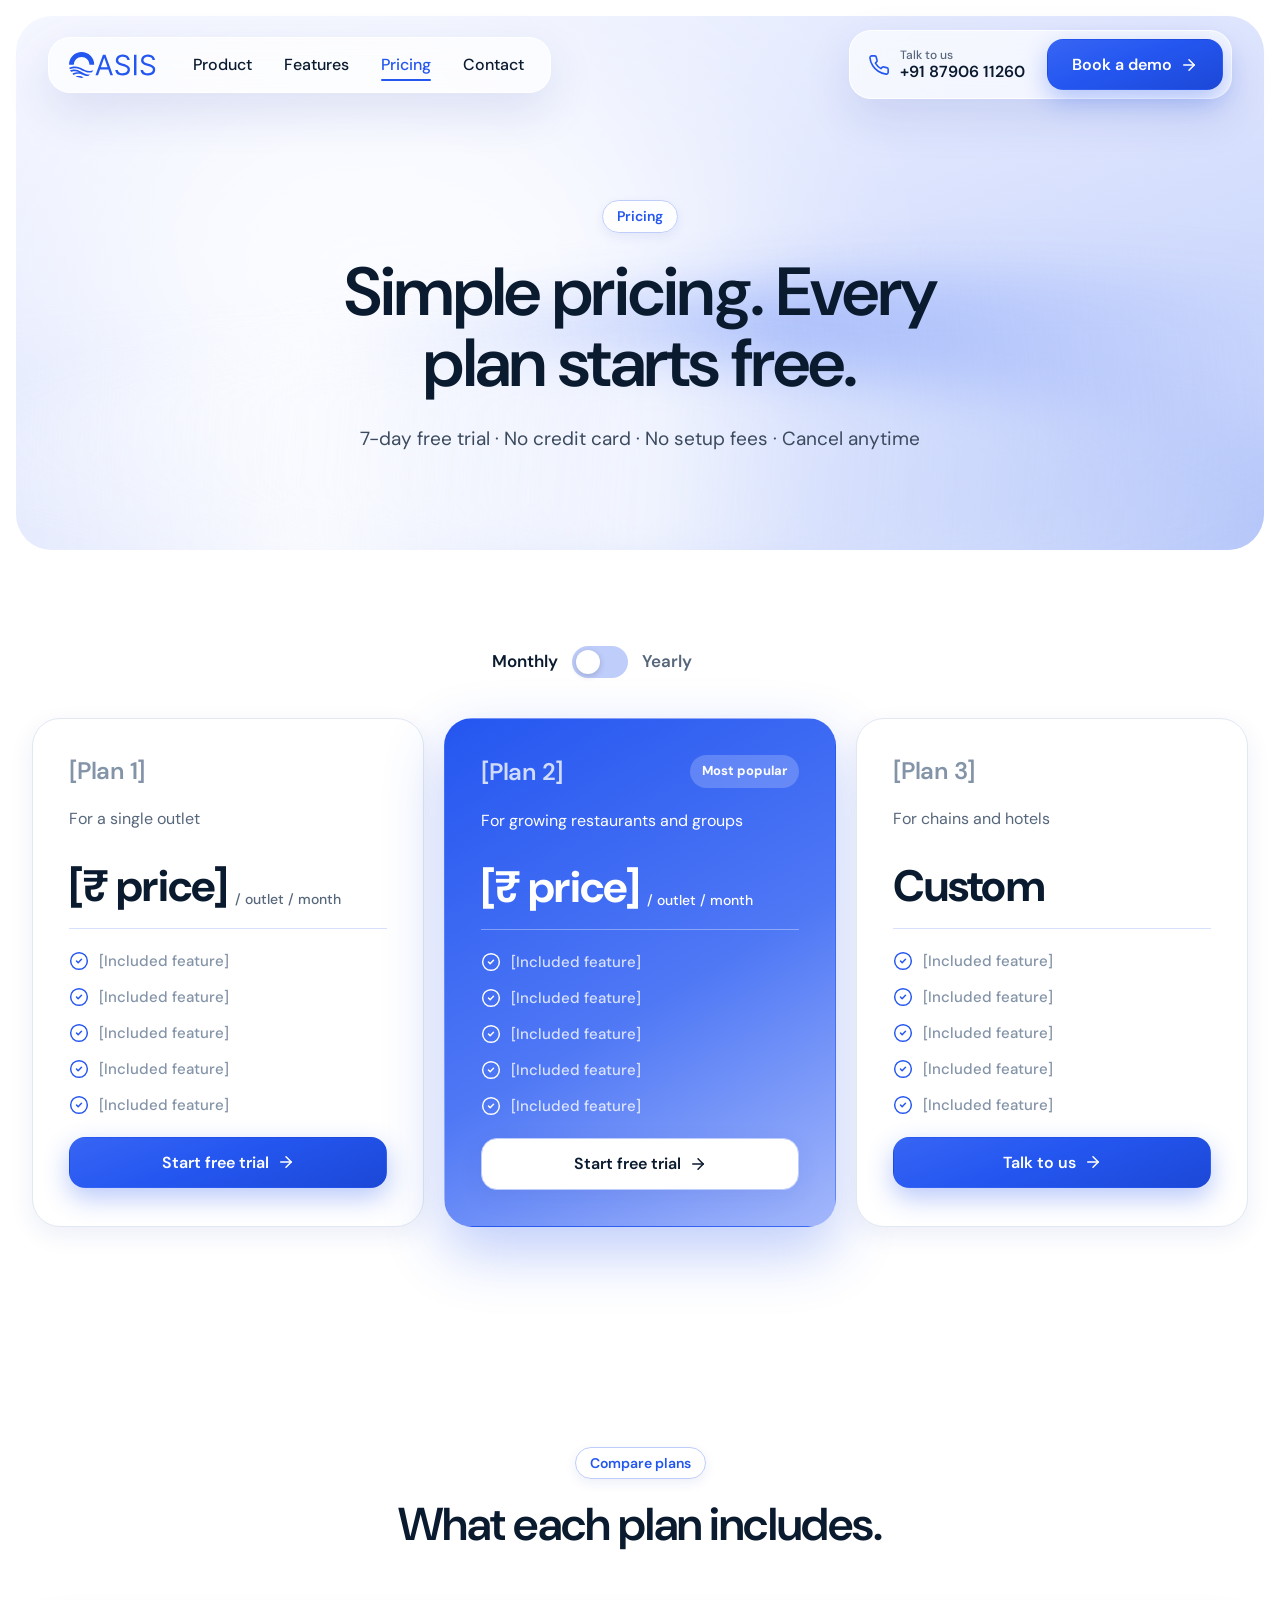
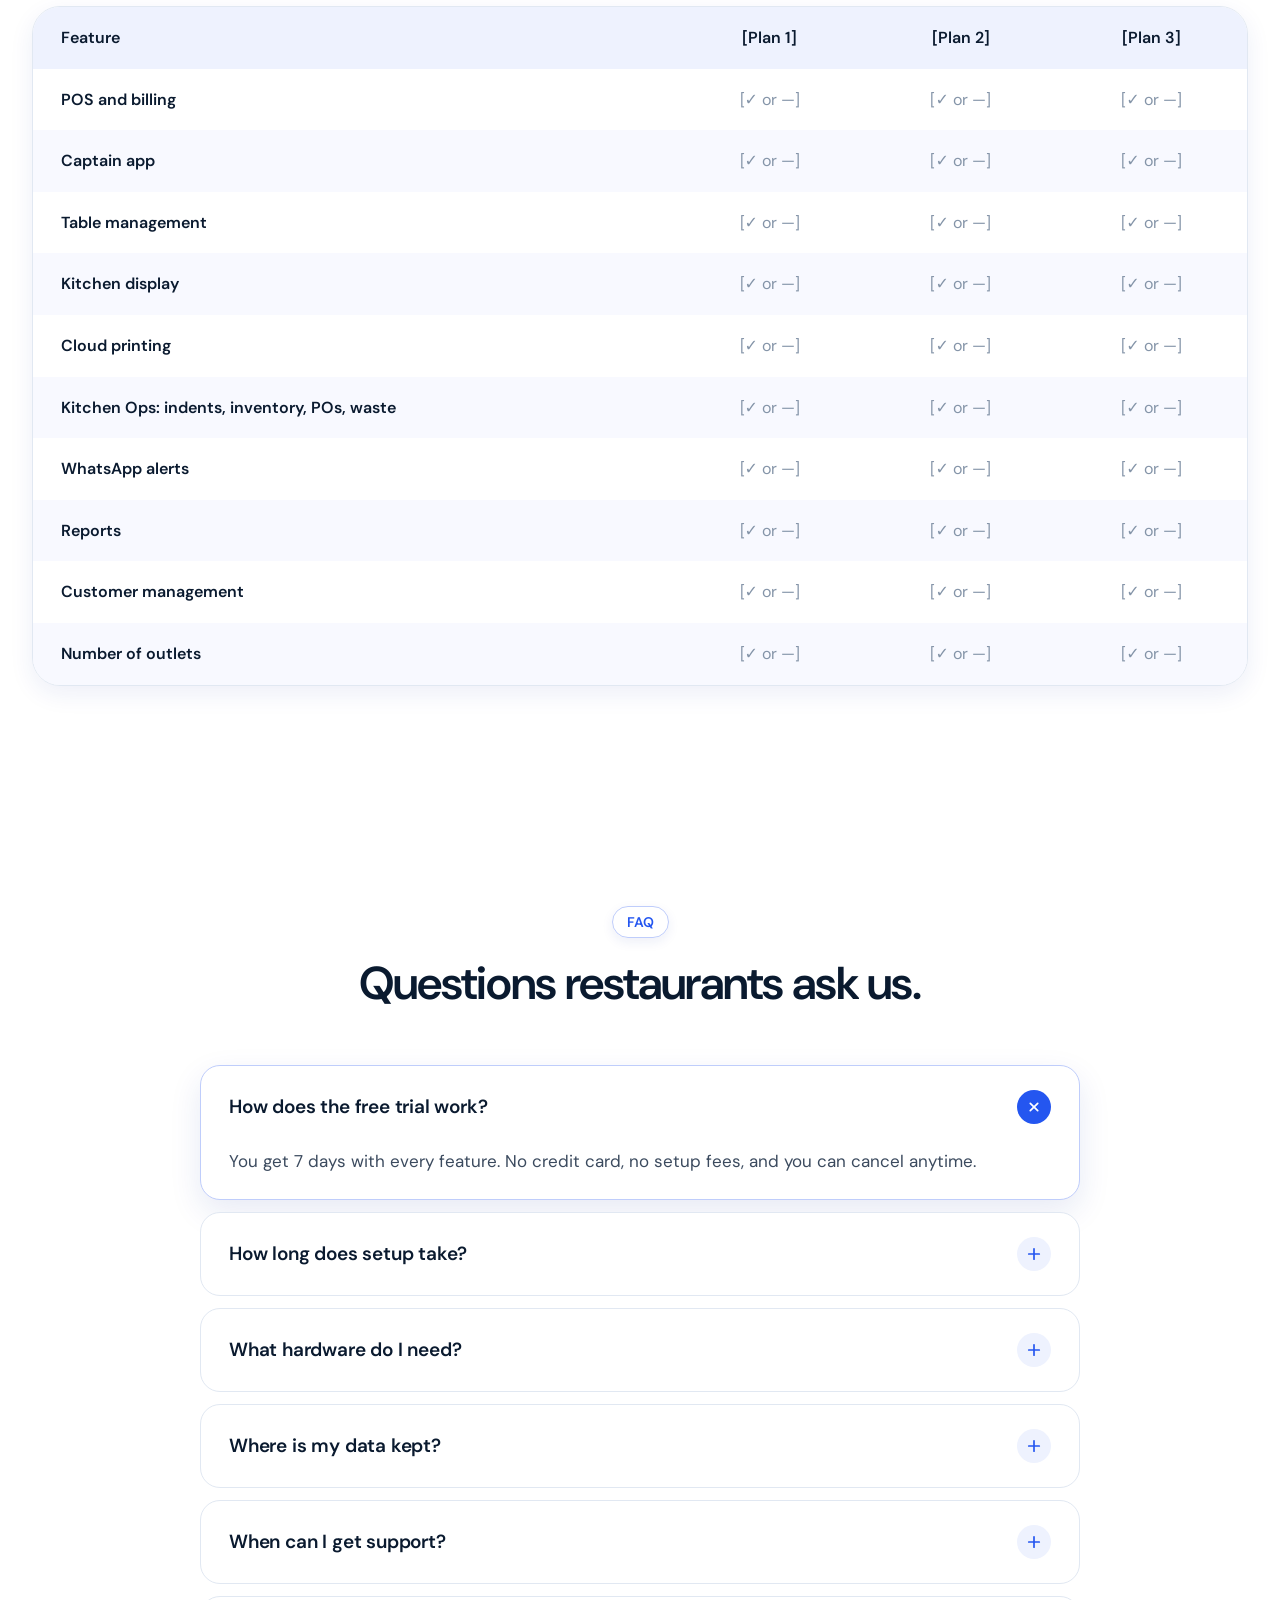
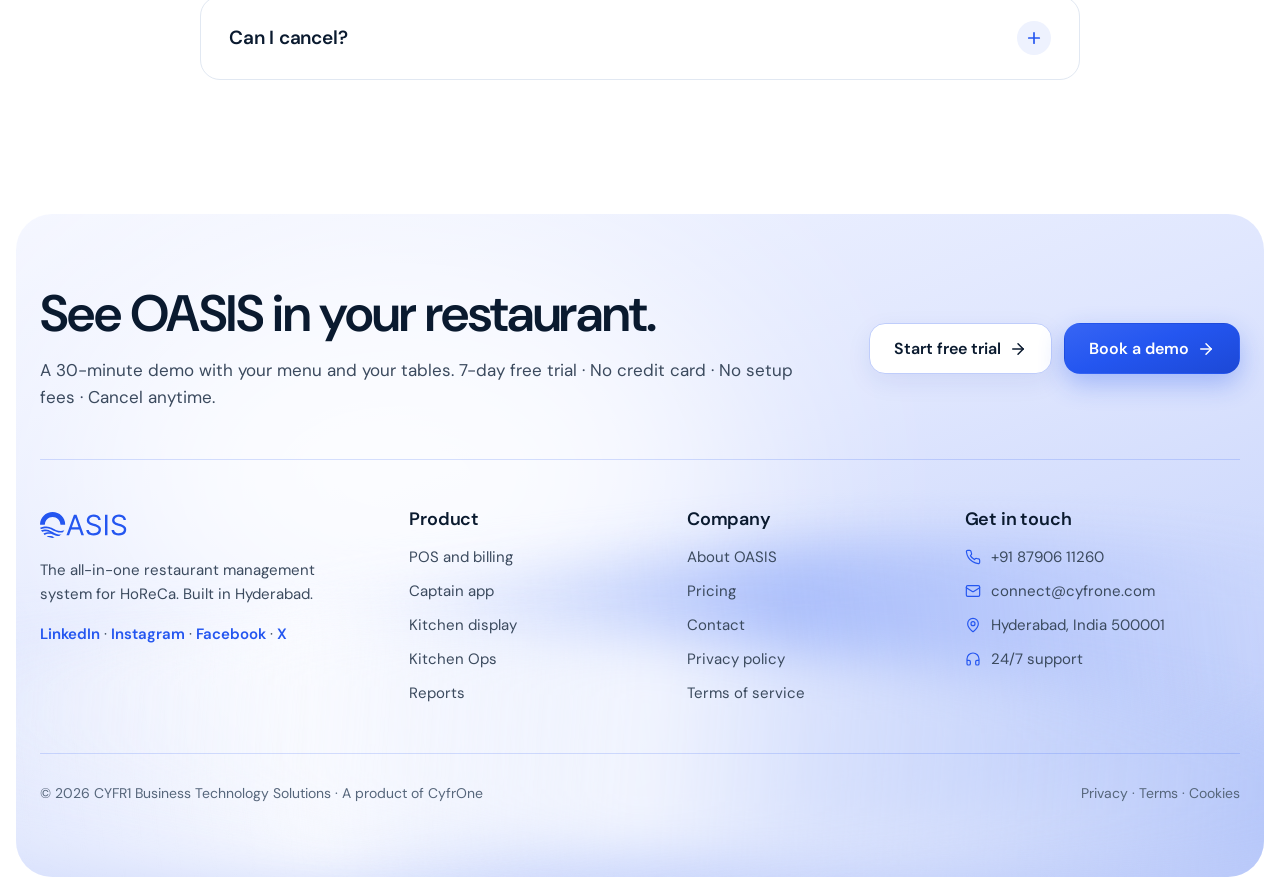
<file: pricing.html>
<!doctype html>
<html lang="en">
<head>
<meta charset="utf-8">
<meta name="viewport" content="width=device-width, initial-scale=1">
<title>Pricing · OASIS RMS</title>
<meta name="description" content="Simple pricing for restaurants, hotels and cafés. Every plan starts with a 7-day free trial.">
<meta name="theme-color" content="#2456F0">
<link rel="icon" href="assets/img/favicon.svg" type="image/svg+xml">
<link rel="preconnect" href="https://fonts.googleapis.com">
<link rel="preconnect" href="https://fonts.gstatic.com" crossorigin>
<link rel="stylesheet" href="https://fonts.googleapis.com/css2?family=DM+Sans:opsz,wght@9..40,400;9..40,500;9..40,600;9..40,700&display=swap">
<link rel="stylesheet" href="assets/css/styles.css">
<script defer src="assets/js/main.js"></script>
</head>
<body data-page="pricing">
<svg width="0" height="0" style="position:absolute" aria-hidden="true"><symbol id="i-arrow-right" viewBox="0 0 24 24"><path d="M5 12h14" /> <path d="m12 5 7 7-7 7" /></symbol><symbol id="i-check" viewBox="0 0 24 24"><path d="M20 6 9 17l-5-5" /></symbol><symbol id="i-plus" viewBox="0 0 24 24"><path d="M5 12h14" /> <path d="M12 5v14" /></symbol><symbol id="i-menu" viewBox="0 0 24 24"><line x1="4" x2="20" y1="12" y2="12" /> <line x1="4" x2="20" y1="6" y2="6" /> <line x1="4" x2="20" y1="18" y2="18" /></symbol><symbol id="i-x" viewBox="0 0 24 24"><path d="M18 6 6 18" /> <path d="m6 6 12 12" /></symbol><symbol id="i-phone" viewBox="0 0 24 24"><path d="M22 16.92v3a2 2 0 0 1-2.18 2 19.79 19.79 0 0 1-8.63-3.07 19.5 19.5 0 0 1-6-6 19.79 19.79 0 0 1-3.07-8.67A2 2 0 0 1 4.11 2h3a2 2 0 0 1 2 1.72 12.84 12.84 0 0 0 .7 2.81 2 2 0 0 1-.45 2.11L8.09 9.91a16 16 0 0 0 6 6l1.27-1.27a2 2 0 0 1 2.11-.45 12.84 12.84 0 0 0 2.81.7A2 2 0 0 1 22 16.92z" /></symbol><symbol id="i-mail" viewBox="0 0 24 24"><rect width="20" height="16" x="2" y="4" rx="2" /> <path d="m22 7-8.97 5.7a1.94 1.94 0 0 1-2.06 0L2 7" /></symbol><symbol id="i-map-pin" viewBox="0 0 24 24"><path d="M20 10c0 4.993-5.539 10.193-7.399 11.799a1 1 0 0 1-1.202 0C9.539 20.193 4 14.993 4 10a8 8 0 0 1 16 0" /> <circle cx="12" cy="10" r="3" /></symbol><symbol id="i-message-circle" viewBox="0 0 24 24"><path d="M7.9 20A9 9 0 1 0 4 16.1L2 22Z" /></symbol><symbol id="i-clock" viewBox="0 0 24 24"><circle cx="12" cy="12" r="10" /> <polyline points="12 6 12 12 16 14" /></symbol><symbol id="i-shield-check" viewBox="0 0 24 24"><path d="M20 13c0 5-3.5 7.5-7.66 8.95a1 1 0 0 1-.67-.01C7.5 20.5 4 18 4 13V6a1 1 0 0 1 1-1c2 0 4.5-1.2 6.24-2.72a1.17 1.17 0 0 1 1.52 0C14.51 3.81 17 5 19 5a1 1 0 0 1 1 1z" /> <path d="m9 12 2 2 4-4" /></symbol><symbol id="i-cloud" viewBox="0 0 24 24"><path d="M17.5 19H9a7 7 0 1 1 6.71-9h1.79a4.5 4.5 0 1 1 0 9Z" /></symbol><symbol id="i-zap" viewBox="0 0 24 24"><path d="M4 14a1 1 0 0 1-.78-1.63l9.9-10.2a.5.5 0 0 1 .86.46l-1.92 6.02A1 1 0 0 0 13 10h7a1 1 0 0 1 .78 1.63l-9.9 10.2a.5.5 0 0 1-.86-.46l1.92-6.02A1 1 0 0 0 11 14z" /></symbol><symbol id="i-headphones" viewBox="0 0 24 24"><path d="M3 14h3a2 2 0 0 1 2 2v3a2 2 0 0 1-2 2H5a2 2 0 0 1-2-2v-7a9 9 0 0 1 18 0v7a2 2 0 0 1-2 2h-1a2 2 0 0 1-2-2v-3a2 2 0 0 1 2-2h3" /></symbol><symbol id="i-monitor-smartphone" viewBox="0 0 24 24"><path d="M18 8V6a2 2 0 0 0-2-2H4a2 2 0 0 0-2 2v7a2 2 0 0 0 2 2h8" /> <path d="M10 19v-3.96 3.15" /> <path d="M7 19h5" /> <rect width="6" height="10" x="16" y="12" rx="2" /></symbol><symbol id="i-utensils" viewBox="0 0 24 24"><path d="M3 2v7c0 1.1.9 2 2 2h4a2 2 0 0 0 2-2V2" /> <path d="M7 2v20" /> <path d="M21 15V2a5 5 0 0 0-5 5v6c0 1.1.9 2 2 2h3Zm0 0v7" /></symbol><symbol id="i-chef-hat" viewBox="0 0 24 24"><path d="M17 21a1 1 0 0 0 1-1v-5.35c0-.457.316-.844.727-1.041a4 4 0 0 0-2.134-7.589 5 5 0 0 0-9.186 0 4 4 0 0 0-2.134 7.588c.411.198.727.585.727 1.041V20a1 1 0 0 0 1 1Z" /> <path d="M6 17h12" /></symbol><symbol id="i-receipt" viewBox="0 0 24 24"><path d="M4 2v20l2-1 2 1 2-1 2 1 2-1 2 1 2-1 2 1V2l-2 1-2-1-2 1-2-1-2 1-2-1-2 1Z" /> <path d="M16 8h-6a2 2 0 1 0 0 4h4a2 2 0 1 1 0 4H8" /> <path d="M12 17.5v-11" /></symbol><symbol id="i-layout-grid" viewBox="0 0 24 24"><rect width="7" height="7" x="3" y="3" rx="1" /> <rect width="7" height="7" x="14" y="3" rx="1" /> <rect width="7" height="7" x="14" y="14" rx="1" /> <rect width="7" height="7" x="3" y="14" rx="1" /></symbol><symbol id="i-printer" viewBox="0 0 24 24"><path d="M6 18H4a2 2 0 0 1-2-2v-5a2 2 0 0 1 2-2h16a2 2 0 0 1 2 2v5a2 2 0 0 1-2 2h-2" /> <path d="M6 9V3a1 1 0 0 1 1-1h10a1 1 0 0 1 1 1v6" /> <rect x="6" y="14" width="12" height="8" rx="1" /></symbol><symbol id="i-package" viewBox="0 0 24 24"><path d="M11 21.73a2 2 0 0 0 2 0l7-4A2 2 0 0 0 21 16V8a2 2 0 0 0-1-1.73l-7-4a2 2 0 0 0-2 0l-7 4A2 2 0 0 0 3 8v8a2 2 0 0 0 1 1.73z" /> <path d="M12 22V12" /> <path d="m3.3 7 7.703 4.734a2 2 0 0 0 1.994 0L20.7 7" /> <path d="m7.5 4.27 9 5.15" /></symbol><symbol id="i-clipboard-list" viewBox="0 0 24 24"><rect width="8" height="4" x="8" y="2" rx="1" ry="1" /> <path d="M16 4h2a2 2 0 0 1 2 2v14a2 2 0 0 1-2 2H6a2 2 0 0 1-2-2V6a2 2 0 0 1 2-2h2" /> <path d="M12 11h4" /> <path d="M12 16h4" /> <path d="M8 11h.01" /> <path d="M8 16h.01" /></symbol><symbol id="i-shopping-cart" viewBox="0 0 24 24"><circle cx="8" cy="21" r="1" /> <circle cx="19" cy="21" r="1" /> <path d="M2.05 2.05h2l2.66 12.42a2 2 0 0 0 2 1.58h9.78a2 2 0 0 0 1.95-1.57l1.65-7.43H5.12" /></symbol><symbol id="i-trash-2" viewBox="0 0 24 24"><path d="M3 6h18" /> <path d="M19 6v14c0 1-1 2-2 2H7c-1 0-2-1-2-2V6" /> <path d="M8 6V4c0-1 1-2 2-2h4c1 0 2 1 2 2v2" /> <line x1="10" x2="10" y1="11" y2="17" /> <line x1="14" x2="14" y1="11" y2="17" /></symbol><symbol id="i-chart-column" viewBox="0 0 24 24"><path d="M3 3v16a2 2 0 0 0 2 2h16" /> <path d="M18 17V9" /> <path d="M13 17V5" /> <path d="M8 17v-3" /></symbol><symbol id="i-users" viewBox="0 0 24 24"><path d="M16 21v-2a4 4 0 0 0-4-4H6a4 4 0 0 0-4 4v2" /> <circle cx="9" cy="7" r="4" /> <path d="M22 21v-2a4 4 0 0 0-3-3.87" /> <path d="M16 3.13a4 4 0 0 1 0 7.75" /></symbol><symbol id="i-star" viewBox="0 0 24 24"><path d="M11.525 2.295a.53.53 0 0 1 .95 0l2.31 4.679a2.123 2.123 0 0 0 1.595 1.16l5.166.756a.53.53 0 0 1 .294.904l-3.736 3.638a2.123 2.123 0 0 0-.611 1.878l.882 5.14a.53.53 0 0 1-.771.56l-4.618-2.428a2.122 2.122 0 0 0-1.973 0L6.396 21.01a.53.53 0 0 1-.77-.56l.881-5.139a2.122 2.122 0 0 0-.611-1.879L2.16 9.795a.53.53 0 0 1 .294-.906l5.165-.755a2.122 2.122 0 0 0 1.597-1.16z" /></symbol><symbol id="i-qr-code" viewBox="0 0 24 24"><rect width="5" height="5" x="3" y="3" rx="1" /> <rect width="5" height="5" x="16" y="3" rx="1" /> <rect width="5" height="5" x="3" y="16" rx="1" /> <path d="M21 16h-3a2 2 0 0 0-2 2v3" /> <path d="M21 21v.01" /> <path d="M12 7v3a2 2 0 0 1-2 2H7" /> <path d="M3 12h.01" /> <path d="M12 3h.01" /> <path d="M12 16v.01" /> <path d="M16 12h1" /> <path d="M21 12v.01" /> <path d="M12 21v-1" /></symbol><symbol id="i-sparkles" viewBox="0 0 24 24"><path d="M9.937 15.5A2 2 0 0 0 8.5 14.063l-6.135-1.582a.5.5 0 0 1 0-.962L8.5 9.936A2 2 0 0 0 9.937 8.5l1.582-6.135a.5.5 0 0 1 .963 0L14.063 8.5A2 2 0 0 0 15.5 9.937l6.135 1.581a.5.5 0 0 1 0 .964L15.5 14.063a2 2 0 0 0-1.437 1.437l-1.582 6.135a.5.5 0 0 1-.963 0z" /> <path d="M20 3v4" /> <path d="M22 5h-4" /> <path d="M4 17v2" /> <path d="M5 18H3" /></symbol><symbol id="i-timer" viewBox="0 0 24 24"><line x1="10" x2="14" y1="2" y2="2" /> <line x1="12" x2="15" y1="14" y2="11" /> <circle cx="12" cy="14" r="8" /></symbol><symbol id="i-smartphone" viewBox="0 0 24 24"><rect width="14" height="20" x="5" y="2" rx="2" ry="2" /> <path d="M12 18h.01" /></symbol><symbol id="i-tablet" viewBox="0 0 24 24"><rect width="16" height="20" x="4" y="2" rx="2" ry="2" /> <line x1="12" x2="12.01" y1="18" y2="18" /></symbol><symbol id="i-wallet" viewBox="0 0 24 24"><path d="M19 7V4a1 1 0 0 0-1-1H5a2 2 0 0 0 0 4h15a1 1 0 0 1 1 1v4h-3a2 2 0 0 0 0 4h3a1 1 0 0 0 1-1v-2a1 1 0 0 0-1-1" /> <path d="M3 5v14a2 2 0 0 0 2 2h15a1 1 0 0 0 1-1v-4" /></symbol><symbol id="i-bell" viewBox="0 0 24 24"><path d="M6 8a6 6 0 0 1 12 0c0 7 3 9 3 9H3s3-2 3-9" /> <path d="M10.3 21a1.94 1.94 0 0 0 3.4 0" /></symbol><symbol id="i-circle-check" viewBox="0 0 24 24"><circle cx="12" cy="12" r="10" /> <path d="m9 12 2 2 4-4" /></symbol><symbol id="i-rocket" viewBox="0 0 24 24"><path d="M4.5 16.5c-1.5 1.26-2 5-2 5s3.74-.5 5-2c.71-.84.7-2.13-.09-2.91a2.18 2.18 0 0 0-2.91-.09z" /> <path d="m12 15-3-3a22 22 0 0 1 2-3.95A12.88 12.88 0 0 1 22 2c0 2.72-.78 7.5-6 11a22.35 22.35 0 0 1-4 2z" /> <path d="M9 12H4s.55-3.03 2-4c1.62-1.08 5 0 5 0" /> <path d="M12 15v5s3.03-.55 4-2c1.08-1.62 0-5 0-5" /></symbol><symbol id="i-user-round" viewBox="0 0 24 24"><circle cx="12" cy="8" r="5" /> <path d="M20 21a8 8 0 0 0-16 0" /></symbol><symbol id="i-store" viewBox="0 0 24 24"><path d="m2 7 4.41-4.41A2 2 0 0 1 7.83 2h8.34a2 2 0 0 1 1.42.59L22 7" /> <path d="M4 12v8a2 2 0 0 0 2 2h12a2 2 0 0 0 2-2v-8" /> <path d="M15 22v-4a2 2 0 0 0-2-2h-2a2 2 0 0 0-2 2v4" /> <path d="M2 7h20" /> <path d="M22 7v3a2 2 0 0 1-2 2a2.7 2.7 0 0 1-1.59-.63.7.7 0 0 0-.82 0A2.7 2.7 0 0 1 16 12a2.7 2.7 0 0 1-1.59-.63.7.7 0 0 0-.82 0A2.7 2.7 0 0 1 12 12a2.7 2.7 0 0 1-1.59-.63.7.7 0 0 0-.82 0A2.7 2.7 0 0 1 8 12a2.7 2.7 0 0 1-1.59-.63.7.7 0 0 0-.82 0A2.7 2.7 0 0 1 4 12a2 2 0 0 1-2-2V7" /></symbol><symbol id="i-layers" viewBox="0 0 24 24"><path d="m12.83 2.18a2 2 0 0 0-1.66 0L2.6 6.08a1 1 0 0 0 0 1.83l8.58 3.91a2 2 0 0 0 1.66 0l8.58-3.9a1 1 0 0 0 0-1.83Z" /> <path d="m22 17.65-9.17 4.16a2 2 0 0 1-1.66 0L2 17.65" /> <path d="m22 12.65-9.17 4.16a2 2 0 0 1-1.66 0L2 12.65" /></symbol><symbol id="i-calendar-check" viewBox="0 0 24 24"><path d="M8 2v4" /> <path d="M16 2v4" /> <rect width="18" height="18" x="3" y="4" rx="2" /> <path d="M3 10h18" /> <path d="m9 16 2 2 4-4" /></symbol><symbol id="i-percent" viewBox="0 0 24 24"><line x1="19" x2="5" y1="5" y2="19" /> <circle cx="6.5" cy="6.5" r="2.5" /> <circle cx="17.5" cy="17.5" r="2.5" /></symbol><symbol id="i-truck" viewBox="0 0 24 24"><path d="M14 18V6a2 2 0 0 0-2-2H4a2 2 0 0 0-2 2v11a1 1 0 0 0 1 1h2" /> <path d="M15 18H9" /> <path d="M19 18h2a1 1 0 0 0 1-1v-3.65a1 1 0 0 0-.22-.624l-3.48-4.35A1 1 0 0 0 17.52 8H14" /> <circle cx="17" cy="18" r="2" /> <circle cx="7" cy="18" r="2" /></symbol><symbol id="i-search" viewBox="0 0 24 24"><circle cx="11" cy="11" r="8" /> <path d="m21 21-4.3-4.3" /></symbol><symbol id="i-arrow-up-right" viewBox="0 0 24 24"><path d="M7 7h10v10" /> <path d="M7 17 17 7" /></symbol><symbol id="i-quote" viewBox="0 0 24 24"><path d="M16 3a2 2 0 0 0-2 2v6a2 2 0 0 0 2 2 1 1 0 0 1 1 1v1a2 2 0 0 1-2 2 1 1 0 0 0-1 1v2a1 1 0 0 0 1 1 6 6 0 0 0 6-6V5a2 2 0 0 0-2-2z" /> <path d="M5 3a2 2 0 0 0-2 2v6a2 2 0 0 0 2 2 1 1 0 0 1 1 1v1a2 2 0 0 1-2 2 1 1 0 0 0-1 1v2a1 1 0 0 0 1 1 6 6 0 0 0 6-6V5a2 2 0 0 0-2-2z" /></symbol><symbol id="i-play" viewBox="0 0 24 24"><polygon points="6 3 20 12 6 21 6 3" /></symbol></svg>

<a class="skip" href="#main">Skip to content</a>
<header class="site-header" data-header>
  <div class="wrap header-row">
    <nav class="glass nav-pill" aria-label="Main">
      <a class="logo" href="index.html"><img src="assets/img/oasis-logo.svg" alt="OASIS home" width="246" height="95"></a>
      <ul class="nav-links"><li><a href="index.html">Product</a></li><li><a href="features.html">Features</a></li><li><a href="pricing.html" aria-current="page">Pricing</a></li><li><a href="contact.html">Contact</a></li></ul>
    </nav>
    <div class="glass nav-actions">
      <a class="nav-phone" href="tel:+918790611260"><svg class="ic" aria-hidden="true"><use href="#i-phone"/></svg><span><small>Talk to us</small>+91 87906 11260</span></a>
      <a class="btn btn-primary" href="contact.html"><span>Book a demo</span><svg class="ic btn-arrow" aria-hidden="true"><use href="#i-arrow-right"/></svg></a>
    </div>
    <button class="menu-btn glass" type="button" aria-expanded="false" aria-controls="mobile-menu" data-menu-open><svg class="ic" aria-hidden="true"><use href="#i-menu"/></svg><span class="sr">Open menu</span></button>
  </div>
  <div class="mobile-menu" id="mobile-menu" hidden data-menu>
    <div class="mobile-sheet">
      <div class="mobile-top"><a class="logo" href="index.html"><img src="assets/img/oasis-logo.svg" alt="OASIS home" width="246" height="95"></a><button class="menu-btn" type="button" data-menu-close><svg class="ic" aria-hidden="true"><use href="#i-x"/></svg><span class="sr">Close menu</span></button></div>
      <ul><li><a href="index.html">Product<svg class="ic" aria-hidden="true"><use href="#i-arrow-up-right"/></svg></a></li><li><a href="features.html">Features<svg class="ic" aria-hidden="true"><use href="#i-arrow-up-right"/></svg></a></li><li><a href="pricing.html" aria-current="page">Pricing<svg class="ic" aria-hidden="true"><use href="#i-arrow-up-right"/></svg></a></li><li><a href="contact.html">Contact<svg class="ic" aria-hidden="true"><use href="#i-arrow-up-right"/></svg></a></li></ul>
      <a class="nav-phone" href="tel:+918790611260"><svg class="ic" aria-hidden="true"><use href="#i-phone"/></svg><span>+91 87906 11260</span></a>
      <a class="btn btn-primary btn-block" href="contact.html"><span>Book a demo</span><svg class="ic btn-arrow" aria-hidden="true"><use href="#i-arrow-right"/></svg></a>
      <a class="btn btn-secondary btn-block" href="contact.html"><span>Start 7-day free trial</span><svg class="ic btn-arrow" aria-hidden="true"><use href="#i-arrow-right"/></svg></a>
    </div>
  </div>
</header>
<main id="main">

<section class="shell hero hero-short">
  <div class="waves" aria-hidden="true"><span class="glow"></span><span class="wave w1"></span><span class="wave w2"></span></div>
  <div class="wrap hero-copy">
    <span class="pill intro" style="--d:0">Pricing</span>
    <h1 class="intro" style="--d:1">Simple pricing. Every plan starts free.</h1>
    <p class="lead intro" style="--d:2">7-day free trial · No credit card · No setup fees · Cancel anytime</p>
  </div>
</section>
<section class="section wrap plans-sec">
  <div class="billing" data-reveal>
    <span data-bill-label="monthly" class="is-on">Monthly</span>
    <button class="switch" type="button" role="switch" aria-checked="false" aria-label="Bill yearly" data-billing><i></i></button>
    <span data-bill-label="yearly">Yearly</span>
    <span class="save ph" data-save>Save [x]%</span>
  </div>
  <!-- PLACEHOLDER: plan names, prices and inclusions are not final -->
  <div class="plans" data-reveal data-stagger>
    
    <article class="plan">
      <div class="plan-top"><h3 class="ph">[Plan 1]</h3></div>
      <p>For a single outlet</p>
      <div class="price"><strong class="ph" data-monthly="[₹ price]" data-yearly="[₹ price]">[₹ price]</strong><span data-monthly="/ outlet / month" data-yearly="/ outlet / month, billed yearly">/ outlet / month</span></div>
      <hr>
      <ul class="checks"><li><svg class="ic" aria-hidden="true"><use href="#i-circle-check"/></svg><span class="ph">[Included feature]</span></li><li><svg class="ic" aria-hidden="true"><use href="#i-circle-check"/></svg><span class="ph">[Included feature]</span></li><li><svg class="ic" aria-hidden="true"><use href="#i-circle-check"/></svg><span class="ph">[Included feature]</span></li><li><svg class="ic" aria-hidden="true"><use href="#i-circle-check"/></svg><span class="ph">[Included feature]</span></li><li><svg class="ic" aria-hidden="true"><use href="#i-circle-check"/></svg><span class="ph">[Included feature]</span></li></ul>
      <a class="btn btn-primary btn-block" href="contact.html"><span>Start free trial</span><svg class="ic btn-arrow" aria-hidden="true"><use href="#i-arrow-right"/></svg></a>
    </article>
    <article class="plan plan-hi">
      <div class="plan-top"><h3 class="ph">[Plan 2]</h3><span class="popular">Most popular</span></div>
      <p>For growing restaurants and groups</p>
      <div class="price"><strong class="ph" data-monthly="[₹ price]" data-yearly="[₹ price]">[₹ price]</strong><span data-monthly="/ outlet / month" data-yearly="/ outlet / month, billed yearly">/ outlet / month</span></div>
      <hr>
      <ul class="checks"><li><svg class="ic" aria-hidden="true"><use href="#i-circle-check"/></svg><span class="ph">[Included feature]</span></li><li><svg class="ic" aria-hidden="true"><use href="#i-circle-check"/></svg><span class="ph">[Included feature]</span></li><li><svg class="ic" aria-hidden="true"><use href="#i-circle-check"/></svg><span class="ph">[Included feature]</span></li><li><svg class="ic" aria-hidden="true"><use href="#i-circle-check"/></svg><span class="ph">[Included feature]</span></li><li><svg class="ic" aria-hidden="true"><use href="#i-circle-check"/></svg><span class="ph">[Included feature]</span></li></ul>
      <a class="btn btn-secondary btn-block" href="contact.html"><span>Start free trial</span><svg class="ic btn-arrow" aria-hidden="true"><use href="#i-arrow-right"/></svg></a>
    </article>
    <article class="plan">
      <div class="plan-top"><h3 class="ph">[Plan 3]</h3></div>
      <p>For chains and hotels</p>
      <div class="price"><strong>Custom</strong></div>
      <hr>
      <ul class="checks"><li><svg class="ic" aria-hidden="true"><use href="#i-circle-check"/></svg><span class="ph">[Included feature]</span></li><li><svg class="ic" aria-hidden="true"><use href="#i-circle-check"/></svg><span class="ph">[Included feature]</span></li><li><svg class="ic" aria-hidden="true"><use href="#i-circle-check"/></svg><span class="ph">[Included feature]</span></li><li><svg class="ic" aria-hidden="true"><use href="#i-circle-check"/></svg><span class="ph">[Included feature]</span></li><li><svg class="ic" aria-hidden="true"><use href="#i-circle-check"/></svg><span class="ph">[Included feature]</span></li></ul>
      <a class="btn btn-primary btn-block" href="contact.html"><span>Talk to us</span><svg class="ic btn-arrow" aria-hidden="true"><use href="#i-arrow-right"/></svg></a>
    </article>
  </div>
</section>
<section class="section wrap">
  <div class="sec-head center" data-reveal><span class="pill">Compare plans</span><h2 data-split>What each plan includes.</h2></div>
  <div class="table-wrap" data-reveal>
    <table class="compare">
      <thead><tr><th scope="col">Feature</th><th scope="col" class="ph">[Plan 1]</th><th scope="col" class="ph">[Plan 2]</th><th scope="col" class="ph">[Plan 3]</th></tr></thead>
      <tbody><tr><th scope="row">POS and billing</th><td class="ph">[✓ or —]</td><td class="ph">[✓ or —]</td><td class="ph">[✓ or —]</td></tr><tr><th scope="row">Captain app</th><td class="ph">[✓ or —]</td><td class="ph">[✓ or —]</td><td class="ph">[✓ or —]</td></tr><tr><th scope="row">Table management</th><td class="ph">[✓ or —]</td><td class="ph">[✓ or —]</td><td class="ph">[✓ or —]</td></tr><tr><th scope="row">Kitchen display</th><td class="ph">[✓ or —]</td><td class="ph">[✓ or —]</td><td class="ph">[✓ or —]</td></tr><tr><th scope="row">Cloud printing</th><td class="ph">[✓ or —]</td><td class="ph">[✓ or —]</td><td class="ph">[✓ or —]</td></tr><tr><th scope="row">Kitchen Ops: indents, inventory, POs, waste</th><td class="ph">[✓ or —]</td><td class="ph">[✓ or —]</td><td class="ph">[✓ or —]</td></tr><tr><th scope="row">WhatsApp alerts</th><td class="ph">[✓ or —]</td><td class="ph">[✓ or —]</td><td class="ph">[✓ or —]</td></tr><tr><th scope="row">Reports</th><td class="ph">[✓ or —]</td><td class="ph">[✓ or —]</td><td class="ph">[✓ or —]</td></tr><tr><th scope="row">Customer management</th><td class="ph">[✓ or —]</td><td class="ph">[✓ or —]</td><td class="ph">[✓ or —]</td></tr><tr><th scope="row">Number of outlets</th><td class="ph">[✓ or —]</td><td class="ph">[✓ or —]</td><td class="ph">[✓ or —]</td></tr></tbody>
    </table>
  </div>
</section>
<section class="section wrap faq-sec">
  <div class="sec-head center" data-reveal><span class="pill">FAQ</span><h2 data-split>Questions restaurants ask us.</h2></div>
  <div class="faq" data-reveal data-stagger>
    
    <div class="faq-item is-open">
      <h3><button type="button" aria-expanded="true" aria-controls="faq-0" id="faq-q-0" data-faq>How does the free trial work?<span class="faq-ic"><svg class="ic" aria-hidden="true"><use href="#i-plus"/></svg></span></button></h3>
      <div class="faq-a" id="faq-0" role="region" aria-labelledby="faq-q-0"><div><p>You get 7 days with every feature. No credit card, no setup fees, and you can cancel anytime.</p></div></div>
    </div>
    <div class="faq-item">
      <h3><button type="button" aria-expanded="false" aria-controls="faq-1" id="faq-q-1" data-faq>How long does setup take?<span class="faq-ic"><svg class="ic" aria-hidden="true"><use href="#i-plus"/></svg></span></button></h3>
      <div class="faq-a" id="faq-1" role="region" aria-labelledby="faq-q-1"><div><p>Most restaurants are live in 24–48 hours. Our onboarding team helps you get set up.</p></div></div>
    </div>
    <div class="faq-item">
      <h3><button type="button" aria-expanded="false" aria-controls="faq-2" id="faq-q-2" data-faq>What hardware do I need?<span class="faq-ic"><svg class="ic" aria-hidden="true"><use href="#i-plus"/></svg></span></button></h3>
      <div class="faq-a" id="faq-2" role="region" aria-labelledby="faq-q-2"><div><p>OASIS runs on phones, tablets and computers. <span class="ph">[Confirm supported printers and devices.]</span></p></div></div>
    </div>
    <div class="faq-item">
      <h3><button type="button" aria-expanded="false" aria-controls="faq-3" id="faq-q-3" data-faq>Where is my data kept?<span class="faq-ic"><svg class="ic" aria-hidden="true"><use href="#i-plus"/></svg></span></button></h3>
      <div class="faq-a" id="faq-3" role="region" aria-labelledby="faq-q-3"><div><p>On Microsoft Azure. You can reach it any time, from any device.</p></div></div>
    </div>
    <div class="faq-item">
      <h3><button type="button" aria-expanded="false" aria-controls="faq-4" id="faq-q-4" data-faq>When can I get support?<span class="faq-ic"><svg class="ic" aria-hidden="true"><use href="#i-plus"/></svg></span></button></h3>
      <div class="faq-a" id="faq-4" role="region" aria-labelledby="faq-q-4"><div><p>24/7, by phone, email or WhatsApp.</p></div></div>
    </div>
    <div class="faq-item">
      <h3><button type="button" aria-expanded="false" aria-controls="faq-5" id="faq-q-5" data-faq>Can I cancel?<span class="faq-ic"><svg class="ic" aria-hidden="true"><use href="#i-plus"/></svg></span></button></h3>
      <div class="faq-a" id="faq-5" role="region" aria-labelledby="faq-q-5"><div><p>Yes, anytime. <span class="ph">[Confirm notice period and data export.]</span></p></div></div>
    </div>
  </div>
</section>

</main>

<footer class="shell footer" data-reveal>
  <div class="waves" aria-hidden="true"><span class="glow"></span><span class="wave w1"></span><span class="wave w2"></span></div>
  <div class="wrap">
    <div class="cta-row">
      <div>
        <h2 data-split>See OASIS in your restaurant.</h2>
        <p>A 30-minute demo with your menu and your tables. 7-day free trial · No credit card · No setup fees · Cancel anytime.</p>
      </div>
      <div class="btn-row"><a class="btn btn-secondary" href="contact.html"><span>Start free trial</span><svg class="ic btn-arrow" aria-hidden="true"><use href="#i-arrow-right"/></svg></a><a class="btn btn-primary" href="contact.html"><span>Book a demo</span><svg class="ic btn-arrow" aria-hidden="true"><use href="#i-arrow-right"/></svg></a></div>
    </div>
    <hr>
    <div class="foot-cols">
      <div class="foot-brand">
        <a class="logo" href="index.html"><img src="assets/img/oasis-logo.svg" alt="OASIS home" width="246" height="95"></a>
        <p>The all-in-one restaurant management system for HoReCa. Built in Hyderabad.</p>
        <p class="socials"><a href="#">LinkedIn</a> · <a href="#">Instagram</a> · <a href="#">Facebook</a> · <a href="#">X</a></p>
      </div>
      <div><h3>Product</h3><ul><li><a href="features.html#ordering">POS and billing</a></li><li><a href="features.html#ordering">Captain app</a></li><li><a href="features.html#ordering">Kitchen display</a></li><li><a href="features.html#kitchen-ops">Kitchen Ops</a></li><li><a href="features.html#insights">Reports</a></li></ul></div>
      <div><h3>Company</h3><ul><li><a href="index.html">About OASIS</a></li><li><a href="pricing.html">Pricing</a></li><li><a href="contact.html">Contact</a></li><li><a href="#">Privacy policy</a></li><li><a href="#">Terms of service</a></li></ul></div>
      <div><h3>Get in touch</h3><ul class="contact-list">
        <li><svg class="ic" aria-hidden="true"><use href="#i-phone"/></svg><a href="tel:+918790611260">+91 87906 11260</a></li>
        <li><svg class="ic" aria-hidden="true"><use href="#i-mail"/></svg><a href="mailto:connect@cyfrone.com">connect@cyfrone.com</a></li>
        <li><svg class="ic" aria-hidden="true"><use href="#i-map-pin"/></svg><span>Hyderabad, India 500001</span></li>
        <li><svg class="ic" aria-hidden="true"><use href="#i-headphones"/></svg><span>24/7 support</span></li></ul></div>
    </div>
    <hr>
    <div class="foot-bottom"><span>© <span data-year>2026</span> CYFR1 Business Technology Solutions · A product of CyfrOne</span><span><a href="#">Privacy</a> · <a href="#">Terms</a> · <a href="#">Cookies</a></span></div>
  </div>
</footer>
<div class="sticky-cta" data-sticky-cta>
  <div><strong>Book a 30-minute demo</strong><small>Live in 24–48 hours</small></div>
  <a class="btn btn-primary" href="contact.html"><span>Book a demo</span><svg class="ic btn-arrow" aria-hidden="true"><use href="#i-arrow-right"/></svg></a>
</div>
</body>
</html>
</file>
<file: assets/css/styles.css>
/* =========================================================
   OASIS RMS · website styles
   Brand blue #2456F0. DM Sans.
   ========================================================= */
:root {
  color-scheme: light;
  --brand: #2456F0;
  --brand-deep: #1A42C9;
  --brand-ink: #12309A;
  --brand-2: #4F78F5;
  --brand-soft: #A9BCFA;
  --tint: #EEF2FE;
  --tint-2: #DCE4FD;
  --tint-3: #BFCDFB;
  --ink: #0A1A2F;
  --body: #3B4A5E;
  --muted: #56667B;
  --faint: #8494A8;
  --line: #E1E8F2;
  --bg: #FFFFFF;
  --green: #0E9F5B; --green-bg: #E8F8EF;
  --amber: #B95A06; --amber-bg: #FFF1DE;
  --purple: #5B21B6; --purple-bg: #F2ECFE;
  --hero: linear-gradient(160deg, #F5F7FF 0%, #DFE6FE 45%, #BCCBFA 100%);
  --blue-panel: linear-gradient(150deg, #2456F0 0%, #4F78F5 55%, #A3B7FB 100%);
  --btn-grad: linear-gradient(160deg, #3765F4 0%, #2456F0 45%, #1C48D6 100%);
  --glass: rgba(255, 255, 255, .64);
  --shadow-glass: 0 18px 48px rgba(24, 52, 160, .12);
  --shadow-soft: 0 8px 24px rgba(24, 52, 160, .08);
  --shadow-btn: 0 10px 26px rgba(36, 86, 240, .32);
  --r-xl: 36px; --r-lg: 28px; --r-md: 20px; --r-sm: 14px;
  --ease: cubic-bezier(.2, .7, .2, 1);
  --header-h: 104px;
  font-family: 'DM Sans', system-ui, -apple-system, 'Segoe UI', Roboto, sans-serif;
}
*, *::before, *::after { box-sizing: border-box; }
html { scroll-behavior: smooth; -webkit-text-size-adjust: 100%; }
body { margin: 0; background: var(--bg); color: var(--body); font-size: 17px; line-height: 1.6; overflow-x: hidden; }
img { max-width: 100%; height: auto; display: block; }
a { color: inherit; }
h1, h2, h3 { color: var(--ink); margin: 0; font-weight: 600; text-wrap: balance; }
h1 { font-size: clamp(40px, 5.6vw, 68px); line-height: 1.05; letter-spacing: -.025em; }
h2 { font-size: clamp(30px, 3.6vw, 48px); line-height: 1.1; letter-spacing: -.02em; }
h3 { font-size: 21px; line-height: 1.3; letter-spacing: -.01em; }
p { margin: 0; }
ul, ol { margin: 0; padding: 0; list-style: none; }
hr { border: 0; height: 1px; background: rgba(36, 86, 240, .18); margin: 0; }
[hidden] { display: none !important; }
.sr { position: absolute; width: 1px; height: 1px; overflow: hidden; clip: rect(0 0 0 0); white-space: nowrap; }
.skip { position: absolute; left: 16px; top: -60px; z-index: 100; background: var(--ink); color: #fff; padding: 10px 16px; border-radius: 10px; }
.skip:focus { top: 16px; }
:focus-visible { outline: 3px solid var(--brand-2); outline-offset: 3px; border-radius: 8px; }
.wrap { width: 100%; max-width: 1264px; margin-inline: auto; padding-inline: 24px; }
.ph { color: var(--faint); }
.plan-hi .ph { color: rgba(255, 255, 255, .78); }

/* ---------- icons ---------- */
.ic { width: 20px; height: 20px; flex: none; fill: none; stroke: currentColor; stroke-width: 1.75; stroke-linecap: round; stroke-linejoin: round; }

/* ---------- surfaces ---------- */
.glass { background: var(--glass); border: 1.5px solid rgba(255, 255, 255, .95); box-shadow: var(--shadow-glass); -webkit-backdrop-filter: blur(18px); backdrop-filter: blur(18px); }
.shell { position: relative; margin: 16px; border-radius: var(--r-xl); background: var(--hero); overflow: hidden; isolation: isolate; }
.blue-panel { background: var(--blue-panel); color: #fff; }
.pill { display: inline-flex; align-items: center; gap: 8px; padding: 7px 14px; border-radius: 999px; background: rgba(255, 255, 255, .85); border: 1px solid var(--tint-3); color: var(--brand); font-size: 14px; font-weight: 600; line-height: 1.2; box-shadow: 0 4px 12px rgba(24, 52, 160, .08); }
.tile { display: inline-grid; place-items: center; width: 56px; height: 56px; border-radius: 16px; background: #fff; color: var(--brand); box-shadow: var(--shadow-soft); flex: none; }
.tile .ic { width: 26px; height: 26px; }
.tile-soft { background: var(--tint); box-shadow: none; width: 46px; height: 46px; border-radius: 13px; }
.tile-soft .ic { width: 22px; height: 22px; }
.tile-amber { background: var(--amber-bg); color: var(--amber); box-shadow: none; width: 46px; height: 46px; border-radius: 13px; }
.badge { display: inline-grid; place-items: center; width: 52px; height: 52px; border-radius: 16px; color: #fff; }
.badge .ic { width: 24px; height: 24px; stroke-width: 2; }
.badge-blue { background: radial-gradient(circle at 30% 25%, #9DB4FF, #2456F0 75%); box-shadow: 0 8px 18px rgba(36, 86, 240, .3); }
.badge-amber { background: radial-gradient(circle at 30% 25%, #FFC36B, #E2700B 75%); box-shadow: 0 8px 18px rgba(226, 112, 11, .3); }
.badge-green { background: radial-gradient(circle at 30% 25%, #7EE2B0, #0E9F5B 75%); box-shadow: 0 8px 18px rgba(14, 159, 91, .3); }
.badge-purple { background: radial-gradient(circle at 30% 25%, #C3A6FF, #6D35E8 75%); box-shadow: 0 8px 18px rgba(109, 53, 232, .3); }
.tag { display: inline-block; padding: 5px 11px; border-radius: 999px; background: var(--tint); color: var(--brand); font-size: 12.5px; font-weight: 600; }
.link { color: var(--brand); font-weight: 600; font-size: 15px; text-decoration: underline; text-underline-offset: 4px; }
.link:hover { color: var(--brand-deep); }

/* ---------- buttons ---------- */
.btn { --gap: 8px; display: inline-flex; align-items: center; justify-content: center; gap: var(--gap); padding: 15px 24px; border-radius: 16px; font-family: inherit; font-weight: 600; font-size: 16px; line-height: 1.2; text-decoration: none; cursor: pointer; border: 1.5px solid transparent; transition: background .2s var(--ease), box-shadow .2s var(--ease), transform .2s var(--ease), color .2s; white-space: nowrap; }
.btn-arrow { width: 18px; height: 18px; stroke-width: 2; transition: transform .2s var(--ease); }
.btn:hover .btn-arrow, .btn:focus-visible .btn-arrow { transform: translateX(4px); }
.btn:active { transform: translateY(1px); }
.btn-primary { background: var(--btn-grad); color: #fff; box-shadow: var(--shadow-btn); }
.btn-primary:hover { background: linear-gradient(160deg, #1E4AD8, #1A42C9); box-shadow: 0 14px 32px rgba(36, 86, 240, .45); }
.btn-secondary { background: #fff; color: var(--ink); border-color: var(--tint-3); box-shadow: var(--shadow-soft); }
.btn-secondary:hover { background: var(--tint); }
.btn-block { width: 100%; }
.btn-row { display: flex; flex-wrap: wrap; gap: 12px; }
.btn-row.center { justify-content: center; margin-top: 40px; }

/* ---------- header ---------- */
.site-header { position: fixed; inset: 0 0 auto 0; z-index: 50; padding: 30px 16px 0; pointer-events: none; transition: padding .3s var(--ease); }
.header-row { display: flex; align-items: center; justify-content: space-between; gap: 16px; max-width: 1312px; padding-inline: 32px; }
.site-header .glass, .site-header .menu-btn { pointer-events: auto; }
.nav-pill { display: flex; align-items: center; gap: 36px; padding: 10px 26px 10px 20px; border-radius: 22px; transition: background .3s, box-shadow .3s; }
.logo { display: inline-flex; }
.logo img { height: 34px; width: auto; }
.nav-links { display: flex; gap: 32px; }
.nav-links a { text-decoration: none; color: var(--ink); font-weight: 500; font-size: 16px; position: relative; padding: 6px 0; }
.nav-links a::after { content: ""; position: absolute; left: 0; right: 0; bottom: 0; height: 2px; background: var(--brand); border-radius: 2px; transform: scaleX(0); transition: transform .25s var(--ease); }
.nav-links a:hover::after, .nav-links a[aria-current="page"]::after { transform: scaleX(1); }
.nav-links a[aria-current="page"] { color: var(--brand); }
.nav-actions { display: flex; align-items: center; gap: 22px; padding: 8px 8px 8px 18px; border-radius: 22px; }
.nav-phone { display: inline-flex; align-items: center; gap: 10px; text-decoration: none; color: var(--ink); font-weight: 600; font-size: 16px; line-height: 1.2; }
.nav-phone .ic { color: var(--brand); width: 22px; height: 22px; }
.nav-phone small { display: block; font-size: 12px; font-weight: 500; color: var(--muted); }
.site-header.is-scrolled { padding-top: 12px; }
.site-header.is-scrolled .glass { background: rgba(255, 255, 255, .86); }
.menu-btn { display: none; width: 46px; height: 46px; border-radius: 14px; border: 0; background: #fff; color: var(--ink); place-items: center; cursor: pointer; }
.menu-btn .ic { width: 22px; height: 22px; stroke-width: 2; }
.mobile-menu { position: fixed; inset: 0; z-index: 60; background: rgba(10, 26, 47, .4); padding: 10px; pointer-events: auto; }
.mobile-sheet { background: var(--hero); border-radius: var(--r-lg); padding: 18px 22px 24px; display: grid; gap: 22px; box-shadow: 0 20px 50px rgba(18, 40, 130, .25); animation: sheetIn .35s var(--ease); }
.mobile-top { display: flex; justify-content: space-between; align-items: center; }
.mobile-sheet ul { display: grid; gap: 4px; }
.mobile-sheet ul a { display: flex; justify-content: space-between; align-items: center; padding: 8px 0; font-size: 28px; font-weight: 600; color: var(--ink); text-decoration: none; }
.mobile-sheet ul a .ic { color: var(--brand); width: 24px; height: 24px; }
@keyframes sheetIn { from { opacity: 0; transform: translateY(-16px); } }

/* ---------- hero waves ---------- */
.waves { position: absolute; inset: 0; z-index: -1; pointer-events: none; }
.glow { position: absolute; left: 3%; top: 2%; width: 700px; max-width: 70%; aspect-ratio: 7/5; border-radius: 50%; background: rgba(255, 255, 255, .85); filter: blur(110px); }
.wave { position: absolute; left: -15%; width: 130%; border-radius: 50%; filter: blur(26px); }
.wave.w1 { top: 52%; height: 300px; transform: rotate(-6deg); background: linear-gradient(90deg, rgba(255,255,255,0), rgba(255,255,255,.9) 30%, rgba(150,175,250,.75) 60%, rgba(255,255,255,.2)); opacity: .9; animation: drift 12s ease-in-out infinite alternate; }
.wave.w2 { top: 64%; height: 220px; transform: rotate(4deg); background: linear-gradient(90deg, rgba(191,205,251,.2), rgba(255,255,255,.95) 50%, rgba(130,160,245,.5)); opacity: .8; animation: drift 14s ease-in-out infinite alternate-reverse; }
@keyframes drift { to { translate: 0 -22px; } }

/* ---------- hero ---------- */
.hero { padding-top: calc(var(--header-h) + 80px); }
.hero-copy { text-align: center; display: grid; justify-items: center; gap: 24px; }
.hero-copy h1 { max-width: 980px; }
.lead { font-size: 19px; color: var(--body); max-width: 660px; }
.trust { display: flex; flex-wrap: wrap; justify-content: center; gap: 12px 28px; font-size: 15px; color: var(--body); }
.trust li, .checks li { display: flex; align-items: center; gap: 10px; }
.trust .ic, .checks .ic { color: var(--brand); }
.hero-visual { margin-top: 64px; }
.mockup { position: relative; height: 600px; max-width: 1216px; margin-inline: auto; }
.mock-frame { position: absolute; left: 50%; top: 40px; width: min(892px, 78%); translate: -50% 0; padding: 16px; border-radius: var(--r-xl); }
.mock-phone { position: absolute; left: 3%; top: 150px; width: 200px; }
.mock-live { position: absolute; right: 2%; top: 90px; width: 300px; }
.stock-card { position: absolute; right: 1%; top: 300px; width: 300px; display: flex; gap: 14px; align-items: center; padding: 16px; border-radius: var(--r-md); background: rgba(255, 255, 255, .92); }
.stock-card strong { display: block; color: var(--ink); font-size: 15px; }
.stock-card small { color: var(--muted); font-size: 13px; line-height: 1.4; display: block; }
.float-a { animation: float 7s ease-in-out infinite; }
.float-b { animation: float 6s ease-in-out -2s infinite; }
.float-c { animation: float 8s ease-in-out -4s infinite; }
@keyframes float { 50% { transform: translateY(-10px); } }
.hero-short { padding-bottom: 96px; }
.hero-short .hero-copy h1 { max-width: 900px; }

/* devices */
.browser { margin: 0; background: #fff; border-radius: 18px; overflow: hidden; border: 1px solid var(--line); box-shadow: 0 24px 60px rgba(18, 40, 130, .16); }
.browser-bar { display: flex; gap: 6px; align-items: center; height: 30px; padding: 0 14px; background: #F4F6FD; }
.browser-bar i { width: 9px; height: 9px; border-radius: 50%; background: #D3D9EA; }
.browser img { width: 100%; }
.browser.crop img { aspect-ratio: 16/10; object-fit: cover; object-position: top; }
.phone { margin: 0; padding: 7px; background: #0B0F1E; border-radius: 32px; box-shadow: 0 26px 56px rgba(18, 34, 110, .3); }
.phone img { border-radius: 26px; width: 100%; }
.phone-sm { width: 210px; }
.phone-md { width: 240px; }

/* live order card */
.live-card { display: grid; gap: 14px; padding: 20px; border-radius: 22px; background: rgba(255, 255, 255, .94); }
.live-top { display: flex; justify-content: space-between; align-items: center; }
.live-top strong { display: block; color: var(--ink); font-size: 18px; }
.live-top small { color: var(--muted); font-size: 13px; }
.status { padding: 6px 12px; border-radius: 999px; font-size: 13px; font-weight: 700; background: var(--tint); color: var(--brand); transition: background .4s, color .4s; }
.live-bar { display: grid; grid-template-columns: repeat(4, 1fr); gap: 6px; }
.live-bar i { height: 6px; border-radius: 3px; background: #E2E7F5; transition: background .4s var(--ease); }
.live-msg { display: flex; align-items: center; gap: 8px; font-size: 13px; color: var(--body); font-weight: 500; }
.live-msg .ic { width: 14px; height: 14px; color: var(--muted); }
.live-card[data-state="0"] .live-bar i:nth-child(-n+1),
.live-card[data-state="1"] .live-bar i:nth-child(-n+2),
.live-card[data-state="2"] .live-bar i:nth-child(-n+3),
.live-card[data-state="3"] .live-bar i:nth-child(-n+4) { background: var(--c, var(--brand)); }
.live-card[data-state="1"] { --c: var(--amber); }
.live-card[data-state="1"] .status { background: var(--amber-bg); color: var(--amber); }
.live-card[data-state="2"] { --c: var(--green); }
.live-card[data-state="2"] .status { background: var(--green-bg); color: var(--green); }
.live-card[data-state="3"] { --c: var(--purple); }
.live-card[data-state="3"] .status { background: var(--purple-bg); color: var(--purple); }

/* ---------- sections ---------- */
.section { padding-block: 110px; }
.sec-head { display: flex; justify-content: space-between; align-items: flex-end; gap: 32px 80px; margin-bottom: 56px; flex-wrap: wrap; }
.sec-head > div { display: grid; gap: 20px; justify-items: start; flex: 1 1 520px; max-width: 640px; }
.sec-head .lead { flex: 0 1 460px; max-width: 460px; font-size: 18px; color: var(--muted); }
.sec-head.center { flex-direction: column; align-items: center; text-align: center; }
.sec-head.center h2 { max-width: 820px; }
.sec-head.center .pill { margin-bottom: -12px; }

/* partners */
.partners { padding-block: 72px 24px; text-align: center; }
.partners > p { color: var(--muted); font-weight: 500; font-size: 16px; margin-bottom: 28px; }
.logo-row { display: flex; justify-content: center; gap: 20px; flex-wrap: wrap; }
.logo-row li { width: 300px; height: 132px; display: grid; place-items: center; background: #fff; border: 1px solid var(--line); border-radius: 24px; box-shadow: var(--shadow-soft); transition: transform .3s var(--ease), box-shadow .3s; }
.logo-row li:hover { transform: translateY(-4px); box-shadow: var(--shadow-glass); }
.logo-row img { width: auto; max-width: 80%; object-fit: contain; }

/* four jobs */
.jobs { display: grid; grid-template-columns: repeat(4, 1fr); padding: 12px; border-radius: var(--r-lg); background: var(--tint); border: 1px solid var(--line); }
.job { display: grid; gap: 16px; align-content: start; padding: 32px; border-radius: 22px; transition: background .3s, box-shadow .3s; }
.job:hover { background: #fff; box-shadow: var(--shadow-soft); }
.job-top { display: flex; justify-content: space-between; align-items: center; }
.num { font-size: 72px; font-weight: 700; line-height: 1; color: transparent; -webkit-text-stroke: 1.5px var(--tint-3); letter-spacing: -.02em; }
.job p { font-size: 16px; color: var(--muted); }

/* modules band */
.band { padding-block: 96px; }
.band-top { display: grid; grid-template-columns: 420px 1fr; gap: 64px; align-items: center; }
.band-text { display: grid; gap: 24px; justify-items: start; }
.band-text p { font-size: 17px; }
.tiles { display: grid; grid-template-columns: repeat(6, 1fr); gap: 16px; }
.tiles li { aspect-ratio: 1; border-radius: 24px; display: grid; place-content: center; justify-items: center; gap: 10px; text-align: center; padding: 8px; color: var(--brand); background: rgba(255, 255, 255, .72); transition: transform .3s var(--ease), background .3s; }
.tiles li:hover { transform: translateY(-6px) scale(1.03); background: #fff; }
.tiles .ic { width: 30px; height: 30px; }
.tiles span { font-size: 12.5px; font-weight: 600; color: var(--ink); line-height: 1.25; }
.products { display: grid; grid-template-columns: repeat(4, 1fr); gap: 20px; margin-top: 64px; }
.product { display: grid; gap: 14px; align-content: start; justify-items: start; padding: 28px; border-radius: var(--r-lg); transition: transform .3s var(--ease); }
.product:hover { transform: translateY(-6px); }
.product p { font-size: 15px; color: var(--muted); }

/* journey */
.journey { display: grid; grid-template-columns: minmax(0, 600px) 1fr; gap: 64px; align-items: center; }
.journey-stage { position: relative; height: 560px; border-radius: 32px; background: var(--blue-panel); overflow: hidden; display: grid; place-items: center; }
.stage-glow { position: absolute; left: -120px; top: -140px; width: 420px; height: 420px; border-radius: 50%; background: rgba(255, 255, 255, .35); filter: blur(90px); }
.stage-item { position: absolute; inset: 0; display: grid; place-items: center; padding: 20px; opacity: 0; transform: translateY(30px) scale(.98); transition: opacity .6s var(--ease), transform .6s var(--ease); pointer-events: none; }
.stage-item.is-active { opacity: 1; transform: none; }
.stage-item .browser { width: min(520px, 92%); }
.stage-item .phone-sm { width: 230px; }
.journey-steps { display: grid; }
.step { all: unset; box-sizing: border-box; cursor: pointer; display: grid; grid-template-columns: auto 1fr; gap: 0 22px; align-items: center; width: 100%; padding: 18px 0; border-bottom: 1px solid var(--line); position: relative; }
.step .num { font-size: 56px; transition: color .4s, -webkit-text-stroke-color .4s; }
.step-title { font-size: 26px; font-weight: 600; color: var(--muted); transition: color .3s; }
.step-detail { display: grid; grid-template-rows: 0fr; overflow: hidden; color: var(--body); font-size: 17px; transition: grid-template-rows .5s var(--ease), margin .5s var(--ease); }
.step-detail > span { overflow: hidden; min-height: 0; }
.step-body { display: grid; }
.step.is-active .num { color: var(--brand); -webkit-text-stroke-color: var(--brand); }
.step.is-active .step-title { color: var(--ink); }
.step.is-active .step-detail { grid-template-rows: 1fr; margin-top: 8px; }
.step:hover .step-title { color: var(--ink); }
.step-bar { position: absolute; left: 0; right: 0; bottom: -1px; height: 2px; overflow: hidden; }
.step-bar i { display: block; height: 100%; width: 100%; background: var(--brand); transform: scaleX(0); transform-origin: left; }
.step.is-active .step-bar i { animation: stepBar var(--dwell, 3.2s) linear forwards; }
.journey.is-paused .step.is-active .step-bar i { animation-play-state: paused; }
.journey.is-static .step.is-active .step-bar i { animation: none; transform: scaleX(1); }
@keyframes stepBar { to { transform: scaleX(1); } }

/* stats */
.stats { display: grid; grid-template-columns: repeat(3, 1fr); gap: 20px; }
.stat { display: grid; justify-items: center; text-align: center; gap: 10px; padding: 40px 28px; border-radius: var(--r-lg); background: var(--tint); border: 1px solid var(--line); transition: transform .3s var(--ease), background .3s; }
.stat:hover { transform: translateY(-6px); background: #fff; box-shadow: var(--shadow-glass); }
.stat > strong { font-size: clamp(56px, 6vw, 84px); line-height: 1; letter-spacing: -.03em; color: var(--ink); font-variant-numeric: tabular-nums; }
.stat h3 { font-size: 24px; }
.stat p { font-size: 16px; color: var(--muted); max-width: 300px; }
.stat-foot { display: inline-flex; align-items: center; gap: 8px; margin-top: 8px; color: var(--brand); font-weight: 600; font-size: 15px; }

/* kitchen ops */
.ko { display: grid; grid-template-columns: 540px 1fr; gap: 72px; align-items: center; }
.ko-text { display: grid; gap: 28px; }
.ko-text > div { display: grid; gap: 22px; justify-items: start; }
.ko-text .lead { font-size: 17px; }
.timeline li { display: flex; gap: 18px; padding: 16px 24px; border-left: 1.5px solid var(--line); transition: border-color .3s, background .3s; }
.timeline li:hover, .timeline li.is-first { border-left: 3px solid var(--brand); padding-left: 22.5px; }
.timeline li:hover { background: linear-gradient(90deg, var(--tint), transparent); }
.timeline h3 { font-size: 20px; }
.timeline p { font-size: 15px; color: var(--muted); }
.timeline .link { display: inline-block; margin-top: 4px; }
.ko-visual { position: relative; height: 720px; border-radius: 32px; display: flex; justify-content: center; align-items: center; overflow: hidden; }
.ko-visual .phone { width: 260px; }
.ko-phone-a { transform: translateX(20px) rotate(-3deg); z-index: 1; }
.ko-phone-b { width: 240px !important; transform: translateX(-20px) translateY(30px) rotate(3deg); }

/* bento */
.bento { display: grid; grid-template-columns: 400px 1fr 1fr 184px; grid-template-rows: 340px 184px; gap: 16px; }
.bento > article { border-radius: var(--r-lg); overflow: hidden; position: relative; transition: transform .35s var(--ease), box-shadow .35s; }
.bento > article:hover { transform: translateY(-6px); box-shadow: var(--shadow-glass); }
.b-floor { grid-row: span 2; padding: 36px 32px 0; display: grid; align-content: start; gap: 12px; background: linear-gradient(180deg, #E5EBFE, #ABBEF8); }
.b-floor h3 { font-size: 28px; max-width: 330px; }
.chip { display: inline-flex; gap: 8px; align-items: center; font-size: 14px; font-weight: 600; color: var(--ink); }
.chip .ic { width: 16px; height: 16px; color: var(--amber); stroke-width: 2; }
.b-phone { width: 230px; justify-self: end; margin-top: 24px; }
.b-live { grid-column: 2; padding: 32px; display: flex; flex-direction: column; justify-content: flex-end; gap: 8px; }
.b-live strong { font-size: 56px; line-height: 1; letter-spacing: -.03em; }
.b-live p { font-size: 16px; color: #fff; }
.arc { position: absolute; left: 12%; top: 24px; width: 76%; overflow: visible; }
.arc path { fill: none; stroke: rgba(255, 255, 255, .85); stroke-width: 14; stroke-linecap: round; stroke-dasharray: 440; stroke-dashoffset: 440; transition: stroke-dashoffset 1.6s var(--ease) .2s; }
.arc circle { fill: #fff; filter: drop-shadow(0 0 10px #fff); opacity: 0; transition: opacity .4s 1.6s; }
.b-live.is-in .arc path { stroke-dashoffset: 0; }
.b-live.is-in .arc circle { opacity: 1; }
.b-roles { grid-column: 3 / span 2; padding: 32px; background: var(--tint); border: 1px solid var(--line); display: flex; flex-direction: column; justify-content: flex-end; gap: 14px; }
.b-roles p { font-size: 16px; color: var(--muted); }
.b-roles h3 { font-size: 24px; }
.avatars { display: flex; margin-bottom: 8px; }
.avatars span { width: 62px; height: 62px; border-radius: 50%; display: grid; place-items: center; color: #fff; font-weight: 700; border: 3px solid #fff; margin-left: -14px; transition: transform .3s var(--ease); }
.avatars span:first-child { margin-left: 0; }
.b-roles:hover .avatars span { transform: translateY(-4px); }
.b-roles:hover .avatars span:nth-child(2n) { transform: translateY(4px); }
.a1 { background: radial-gradient(circle at 30% 25%, #9DB4FF, #2456F0); }
.a2 { background: radial-gradient(circle at 30% 25%, #FFC36B, #E2700B); }
.a3 { background: radial-gradient(circle at 30% 25%, #7EE2B0, #0E9F5B); }
.a4 { background: radial-gradient(circle at 30% 25%, #FDA4AF, #E11D48); }
.a5 { background: radial-gradient(circle at 30% 25%, #C3A6FF, #6D35E8); }
.a6 { background: var(--brand); }
.a6 .ic { stroke-width: 2.5; }
.b-devices { grid-column: 2 / span 2; padding: 0 36px; display: flex; align-items: center; gap: 28px; background: linear-gradient(90deg, #D9E2FD, #EEF2FE); }
.b-devices h3 { font-size: 24px; }
.b-devices p { font-size: 16px; color: var(--muted); }
.dev-icons { display: flex; gap: 10px; }
.b-brand { display: grid; place-items: center; background: linear-gradient(160deg, #BFCDFB, #8BA5F6); }
.b-brand img { width: 96px; height: 96px; padding: 14px; background: #fff; border-radius: 28px; box-shadow: 0 14px 30px rgba(36, 86, 240, .35); }

/* marquee */
.marquee-sec .sec-head { margin-bottom: 48px; }
.marquee { display: grid; gap: 16px; -webkit-mask-image: linear-gradient(90deg, transparent, #000 8%, #000 92%, transparent); mask-image: linear-gradient(90deg, transparent, #000 8%, #000 92%, transparent); }
.marquee-row { overflow: hidden; }
.marquee-track { display: flex; gap: 16px; width: max-content; animation: marquee 40s linear infinite; }
.marquee-row.reverse .marquee-track { animation-direction: reverse; }
.marquee:hover .marquee-track { animation-play-state: paused; }
.marquee-track li { display: inline-flex; align-items: center; gap: 10px; padding: 14px 24px; border-radius: 14px; background: var(--tint); border: 1px solid var(--line); color: var(--ink); font-weight: 600; font-size: 18px; white-space: nowrap; }
.marquee-track .ic { width: 16px; height: 16px; color: var(--brand); }
@keyframes marquee { to { transform: translateX(calc(-50% - 8px)); } }

/* quote */
.quote { padding-block: 40px 96px; display: grid; justify-items: center; text-align: center; gap: 20px; }
.quote-ic { width: 40px; height: 40px; color: var(--brand); stroke-width: 2; }
.quote blockquote { margin: 0; font-size: 26px; font-weight: 500; max-width: 820px; line-height: 1.4; }
.quote p { font-weight: 600; font-size: 16px; }

/* footer */
.footer { padding-block: 72px; margin-top: 24px; }
.cta-row { display: flex; justify-content: space-between; align-items: center; gap: 32px 48px; flex-wrap: wrap; margin-bottom: 48px; }
.cta-row > div:first-child { display: grid; gap: 14px; max-width: 760px; }
.cta-row h2 { font-size: clamp(32px, 4vw, 52px); }
.foot-cols { display: grid; grid-template-columns: 1.4fr 1fr 1fr 1.2fr; gap: 48px; padding-block: 48px; }
.foot-brand { display: grid; gap: 16px; align-content: start; }
.foot-brand p { font-size: 15px; max-width: 320px; }
.socials a { color: var(--brand); font-weight: 600; text-decoration: none; }
.foot-cols h3 { font-size: 18px; margin-bottom: 14px; }
.foot-cols ul { display: grid; gap: 10px; font-size: 15px; }
.foot-cols ul a { text-decoration: none; }
.foot-cols ul a:hover { color: var(--brand); }
.contact-list li { display: flex; gap: 10px; align-items: center; }
.contact-list .ic { width: 16px; height: 16px; color: var(--brand); }
.foot-bottom { display: flex; justify-content: space-between; gap: 16px; flex-wrap: wrap; padding-top: 28px; font-size: 14px; color: var(--muted); }
.foot-bottom a { text-decoration: none; }
.sticky-cta { display: none; }

/* ---------- features page ---------- */
.filters { display: flex; flex-wrap: wrap; justify-content: center; gap: 10px; margin-top: 8px; }
.filter { font-family: inherit; font-weight: 600; font-size: 15px; line-height: 1; padding: 11px 18px; border-radius: 999px; border: 1px solid var(--tint-3); background: rgba(255, 255, 255, .8); color: var(--ink); cursor: pointer; transition: background .2s, color .2s; }
.filter:hover { background: #fff; }
.filter.is-on { background: var(--brand); border-color: var(--brand); color: #fff; }
.feat-group { padding-block: 80px 0; }
.feat-group:last-of-type { padding-bottom: 80px; }
.feat-group.is-hidden { display: none; }
.feat-group .sec-head { margin-bottom: 32px; }
.feat { display: grid; grid-template-columns: 440px 1fr; gap: 56px; align-items: center; padding: 48px; border-radius: 32px; background: var(--tint); border: 1px solid var(--line); margin-bottom: 20px; }
.feat.flip { grid-template-columns: 1fr 440px; }
.feat.flip .feat-text { order: 2; }
.feat-text { display: grid; gap: 18px; justify-items: start; }
.feat-text h3 { font-size: 34px; letter-spacing: -.02em; }
.feat-text > p { font-size: 18px; }
.checks { display: grid; gap: 12px; font-size: 16px; font-weight: 500; }
.feat-visual { min-height: 480px; border-radius: 24px; display: grid; place-items: center; padding: 32px; overflow: hidden; background: linear-gradient(180deg, #E5EBFE, #B6C7F9); }
.feat-visual .browser { width: 100%; max-width: 580px; }
.pair { display: flex; gap: 24px; }
.combo { position: relative; width: 100%; max-width: 600px; padding-right: 100px; }
.combo .phone { position: absolute; right: 0; bottom: -30px; width: 190px; }
.mini-cards { display: grid; gap: 14px; padding: 28px; border-radius: var(--r-lg); width: min(420px, 100%); }
.mini-cards div { display: flex; align-items: center; gap: 14px; color: var(--ink); }
.mini-cards .badge { width: 44px; height: 44px; border-radius: 14px; }
.mini-cards .badge .ic { width: 20px; height: 20px; }

/* ---------- pricing ---------- */
.plans-sec { padding-top: 80px; }
.billing { display: flex; align-items: center; justify-content: center; gap: 14px; font-weight: 600; color: var(--muted); margin-bottom: 40px; }
.billing .is-on { color: var(--ink); }
.switch { position: relative; width: 56px; height: 32px; border-radius: 16px; border: 0; background: var(--tint-3); cursor: pointer; transition: background .3s; }
.switch i { position: absolute; left: 4px; top: 4px; width: 24px; height: 24px; border-radius: 50%; background: #fff; box-shadow: 0 2px 6px rgba(10, 26, 47, .2); transition: transform .3s var(--ease); }
.switch[aria-checked="true"] { background: var(--brand); }
.switch[aria-checked="true"] i { transform: translateX(24px); }
.save { padding: 5px 10px; border-radius: 999px; background: var(--green-bg); color: var(--green); font-size: 13px; font-weight: 700; opacity: 0; transform: scale(.9); transition: opacity .3s, transform .3s var(--ease); }
.save.is-on { opacity: 1; transform: none; }
.plans { display: grid; grid-template-columns: repeat(3, 1fr); gap: 20px; align-items: stretch; }
.plan { display: grid; gap: 20px; align-content: start; padding: 36px; border-radius: var(--r-lg); background: #fff; border: 1px solid var(--line); box-shadow: var(--shadow-soft); transition: transform .3s var(--ease), box-shadow .3s; }
.plan:hover { transform: translateY(-6px); box-shadow: var(--shadow-glass); }
.plan-top { display: flex; justify-content: space-between; align-items: center; }
.plan-top h3 { font-size: 24px; }
.plan > p { color: var(--muted); font-size: 16px; }
.price { display: flex; align-items: flex-end; gap: 8px; flex-wrap: wrap; min-height: 56px; }
.price strong { font-size: 44px; line-height: 1; color: var(--ink); letter-spacing: -.02em; }
.price span { font-size: 14px; font-weight: 500; color: var(--muted); max-width: 140px; line-height: 1.3; }
.plan .checks { font-size: 15px; }
.plan .btn-block { margin-top: auto; }
.plan-hi { background: var(--blue-panel); color: #fff; border-color: transparent; box-shadow: 0 24px 60px rgba(36, 86, 240, .3); }
.plan-hi h3, .plan-hi .price strong, .plan-hi > p, .plan-hi .price span { color: #fff; }
.plan-hi .checks .ic { color: #fff; }
.plan-hi hr { background: rgba(255, 255, 255, .35); }
.popular { padding: 6px 12px; border-radius: 999px; background: rgba(255, 255, 255, .2); font-size: 13px; font-weight: 700; }
.price-swap { animation: swap .35s var(--ease); }
@keyframes swap { from { opacity: 0; transform: translateY(6px); } }
.table-wrap { overflow-x: auto; border-radius: var(--r-lg); border: 1px solid var(--line); box-shadow: var(--shadow-soft); }
.compare { width: 100%; min-width: 680px; border-collapse: collapse; font-size: 16px; }
.compare th, .compare td { padding: 18px 28px; text-align: center; }
.compare th[scope="row"], .compare thead th:first-child { text-align: left; color: var(--ink); font-weight: 600; }
.compare thead th { background: var(--tint); color: var(--ink); font-weight: 600; }
.compare tbody tr:nth-child(even) { background: #F8F9FF; }
.faq { display: grid; gap: 12px; max-width: 880px; margin-inline: auto; }
.faq-item { border: 1.5px solid var(--line); border-radius: 20px; background: #fff; transition: border-color .25s, box-shadow .25s; }
.faq-item.is-open { border-color: var(--tint-3); box-shadow: 0 12px 32px rgba(24, 52, 160, .1); }
.faq-item h3 { font-size: 19px; }
.faq-item button { all: unset; box-sizing: border-box; width: 100%; display: flex; justify-content: space-between; align-items: center; gap: 16px; padding: 24px 28px; cursor: pointer; }
.faq-ic { display: grid; place-items: center; width: 34px; height: 34px; border-radius: 50%; background: var(--tint); color: var(--brand); flex: none; transition: background .25s, color .25s, transform .3s var(--ease); }
.faq-ic .ic { width: 18px; height: 18px; stroke-width: 2.25; }
.faq-item.is-open .faq-ic { background: var(--brand); color: #fff; transform: rotate(45deg); }
.faq-a { display: grid; grid-template-rows: 0fr; transition: grid-template-rows .3s var(--ease); }
.faq-a > div { overflow: hidden; min-height: 0; }
.faq-a p { padding: 0 28px 24px; font-size: 17px; }
.faq-item.is-open .faq-a { grid-template-rows: 1fr; }

/* ---------- contact ---------- */
.contact-hero { padding-bottom: 96px; }
.contact-grid { display: grid; grid-template-columns: 520px 1fr; gap: 64px; align-items: start; padding-top: 8px; }
.contact-text { display: grid; gap: 24px; justify-items: start; }
.contact-card { display: grid; gap: 16px; padding: 28px; border-radius: var(--r-lg); width: 100%; }
.contact-card li { display: flex; align-items: center; gap: 14px; font-weight: 600; color: var(--ink); }
.contact-card a { text-decoration: none; }
.contact-card a:hover { color: var(--brand); }
.form-card { padding: 40px; border-radius: 32px; background: rgba(255, 255, 255, .94); }
.form-card form { display: grid; gap: 20px; }
.form-card h2 { font-size: 26px; letter-spacing: -.01em; }
.form-grid { display: grid; grid-template-columns: 1fr 1fr; gap: 16px; }
.field { display: grid; gap: 8px; }
.field label, .interests legend { font-size: 14px; font-weight: 600; color: var(--ink); }
.field input, .field select { font-family: inherit; font-size: 16px; line-height: 1.2; height: 52px; padding: 0 16px; border-radius: 14px; border: 1px solid var(--line); background: var(--tint); color: var(--ink); transition: border-color .2s, box-shadow .2s, background .2s; width: 100%; }
.field input::placeholder { color: var(--faint); }
.field input:focus, .field select:focus { outline: none; border-color: var(--brand); background: #fff; box-shadow: 0 0 0 4px rgba(36, 86, 240, .15); }
.field.has-error input { border-color: #D92D20; background: #FEF3F2; }
.err { color: #B42318; font-size: 13px; min-height: 0; }
.interests { border: 0; padding: 0; margin: 0; display: flex; flex-wrap: wrap; gap: 10px; }
.interests legend { margin-bottom: 10px; padding: 0; }
.chip-check input { position: absolute; opacity: 0; pointer-events: none; }
.chip-check span { display: inline-flex; align-items: center; gap: 6px; padding: 10px 16px; border-radius: 999px; border: 1.5px solid var(--line); background: #fff; color: var(--body); font-weight: 600; font-size: 15px; cursor: pointer; transition: all .2s; }
.chip-check span .ic { width: 0; height: 16px; stroke-width: 2.5; transition: width .2s; }
.chip-check input:checked + span { border-color: var(--brand); background: var(--tint); color: var(--brand); }
.chip-check input:checked + span .ic { width: 16px; }
.chip-check input:focus-visible + span { outline: 3px solid var(--brand-2); outline-offset: 2px; }
.note { font-size: 14px; color: var(--muted); }
.success { display: grid; justify-items: center; text-align: center; gap: 18px; padding: 48px 12px; animation: pop .5s var(--ease); }
.success[hidden] { display: none; }
.success-ic { width: 84px; height: 84px; border-radius: 50%; display: grid; place-items: center; background: var(--green-bg); color: var(--green); }
.success-ic .ic { width: 40px; height: 40px; stroke-width: 2.5; }
.success h2 { font-size: 30px; max-width: 480px; }
.success p { max-width: 440px; }
@keyframes pop { from { opacity: 0; transform: scale(.96); } }

/* ---------- motion: intro + reveals ---------- */
.intro { animation: introUp .9s var(--ease) both; animation-delay: calc(var(--d, 0) * 90ms + 100ms); }
@keyframes introUp { from { opacity: 0; transform: translateY(40px); } }
.js [data-reveal] { opacity: 0; transform: translateY(24px); transition: opacity .7s var(--ease), transform .7s var(--ease); }
.js [data-reveal].is-in { opacity: 1; transform: none; }
.js [data-stagger] > * { opacity: 0; transform: translateY(20px); transition: opacity .6s var(--ease), transform .6s var(--ease); transition-delay: calc(var(--i, 0) * 80ms); }
.js [data-stagger].is-in > * { opacity: 1; transform: none; }
.js [data-stagger].is-in > *:hover { transition-delay: 0s; }
.word { display: inline-block; overflow: hidden; vertical-align: top; padding-bottom: .08em; margin-bottom: -.08em; }
.word > span { display: inline-block; transform: translateY(105%); transition: transform .7s var(--ease); transition-delay: calc(var(--w, 0) * 40ms); }
.is-in .word > span, .is-in.word > span { transform: none; }

/* ---------- responsive ---------- */
@media (max-width: 1180px) {
  .nav-actions .nav-phone span { display: none; }
  .band-top { grid-template-columns: 1fr; }
  .products { grid-template-columns: repeat(2, 1fr); }
  .ko { grid-template-columns: 1fr; }
  .ko-visual { height: 620px; }
  .bento { grid-template-columns: 1fr 1fr; grid-template-rows: auto; }
  .b-floor { grid-row: span 2; min-height: 540px; }
  .b-live, .b-roles, .b-devices { grid-column: auto; min-height: 260px; }
  .b-devices { padding: 32px; flex-direction: column; align-items: flex-start; justify-content: center; }
  .b-brand { min-height: 184px; }
  .feat, .feat.flip { grid-template-columns: 1fr; }
  .feat.flip .feat-text { order: 0; }
  .contact-grid { grid-template-columns: 1fr; }
  .journey { grid-template-columns: 1fr; }
}
@media (max-width: 960px) {
  :root { --header-h: 76px; }
  .nav-links, .nav-actions { display: none; }
  .menu-btn { display: grid; }
  .nav-pill { padding: 8px 14px; border-radius: 18px; }
  .site-header { padding-top: 14px; }
  .header-row { padding-inline: 10px; }
  .hero { padding-top: calc(var(--header-h) + 48px); }
  .jobs { grid-template-columns: repeat(2, 1fr); }
  .stats { grid-template-columns: 1fr; }
  .tiles { grid-template-columns: repeat(4, 1fr); }
  .mockup { height: 520px; }
  .mock-frame { width: 92%; }
  .mock-phone { width: 150px; top: 200px; left: 0; }
  .mock-live { width: 270px; right: 0; top: 260px; }
  .stock-card { display: none; }
  .foot-cols { grid-template-columns: 1fr 1fr; }
  .sticky-cta { display: flex; position: fixed; left: 0; right: 0; bottom: 0; z-index: 40; align-items: center; justify-content: space-between; gap: 12px; padding: 12px 16px calc(12px + env(safe-area-inset-bottom, 0px)); background: rgba(255, 255, 255, .94); -webkit-backdrop-filter: blur(16px); backdrop-filter: blur(16px); box-shadow: 0 -6px 24px rgba(18, 34, 110, .12); transform: translateY(110%); transition: transform .35s var(--ease); }
  .sticky-cta.is-on { transform: none; }
  .sticky-cta strong { display: block; color: var(--ink); font-size: 14px; }
  .sticky-cta small { color: var(--muted); font-size: 12px; }
  .sticky-cta .btn { padding: 12px 18px; }
  body { padding-bottom: 84px; }
}
@media (max-width: 640px) {
  body { font-size: 16px; }
  .wrap { padding-inline: 16px; }
  .shell { margin: 10px; border-radius: var(--r-lg); }
  .section { padding-block: 64px; }
  .sec-head { margin-bottom: 32px; }
  .lead { font-size: 16px; }
  .hero-copy { gap: 18px; }
  .hero-copy .btn-row { flex-direction: column; width: 100%; }
  .hero-copy .btn-row .btn { width: 100%; }
  .hero-visual { margin-top: 36px; }
  .mockup { height: 420px; }
  .mock-frame { width: 100%; top: 0; padding: 8px; border-radius: 20px; }
  .mock-phone { width: 140px; top: 120px; }
  .mock-live { width: 250px; top: 260px; }
  .live-card { padding: 16px; }
  .logo-row { gap: 10px; flex-wrap: nowrap; }
  .logo-row li { width: 33%; height: 84px; border-radius: 18px; }
  .logo-row img { max-height: 52px; }
  .jobs { grid-template-columns: 1fr; }
  .job { padding: 22px; }
  .num { font-size: 52px; }
  .band { padding-block: 48px; }
  .tiles { grid-template-columns: repeat(3, 1fr); gap: 10px; }
  .products { grid-template-columns: 1fr; margin-top: 40px; }
  .journey-stage { height: 380px; border-radius: 24px; }
  .stage-item .phone-sm { width: 160px; }
  .step .num { font-size: 40px; }
  .step-title { font-size: 20px; }
  .step-detail { font-size: 15px; }
  .ko-visual { height: 440px; border-radius: 24px; }
  .ko-visual .phone { width: 170px; }
  .ko-phone-b { width: 155px !important; }
  .bento { grid-template-columns: 1fr; }
  .b-live { min-height: 320px; }
  .arc { width: 64%; left: 18%; }
  .b-floor { grid-row: auto; }
  .marquee-track li { font-size: 15px; padding: 11px 18px; }
  .quote blockquote { font-size: 20px; }
  .footer { padding-block: 48px; }
  .foot-cols { grid-template-columns: 1fr; gap: 28px; padding-block: 32px; }
  .feat { padding: 20px; border-radius: 24px; gap: 28px; }
  .feat-text h3 { font-size: 26px; }
  .feat-visual { min-height: 0; padding: 20px; }
  .pair .phone-sm { width: 46%; }
  .pair { justify-content: center; gap: 12px; }
  .combo { padding-right: 70px; }
  .combo .phone { width: 120px; }
  .plans { grid-template-columns: 1fr; }
  .form-card { padding: 24px; border-radius: 24px; }
  .form-grid { grid-template-columns: 1fr; }
  .faq-item button { padding: 20px; }
  .faq-a p { padding: 0 20px 20px; }
}
@media (prefers-reduced-motion: reduce) {
  *, *::before, *::after { animation-duration: .001ms !important; animation-iteration-count: 1 !important; transition-duration: .001ms !important; scroll-behavior: auto !important; }
  .marquee-track { animation: none !important; flex-wrap: wrap; width: auto; }
}
</file>
